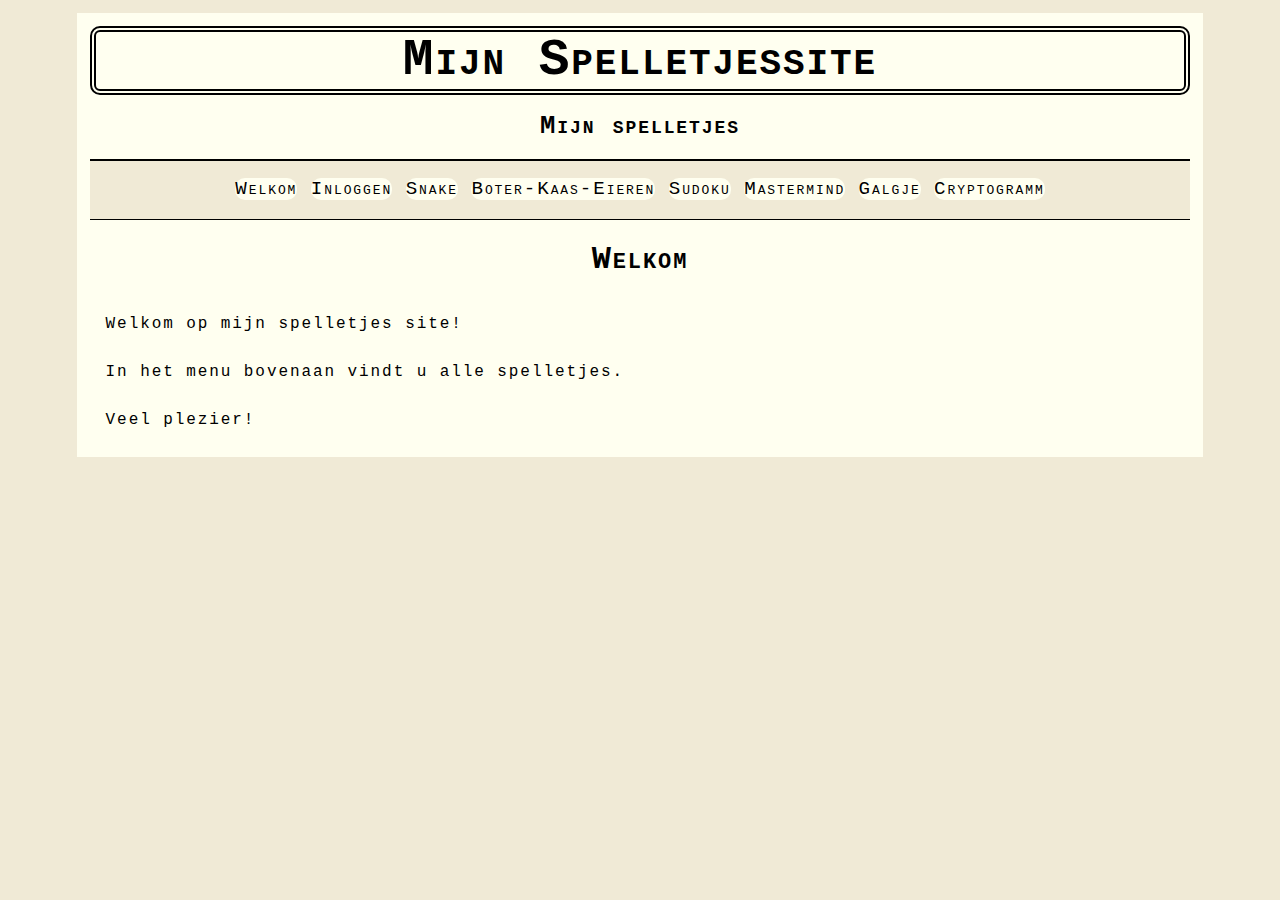
<file: index.html>
<!DOCTYPE html>
<html lang="nl">
	<head>
		<title>Mijn Spelletjessite</title>
		<meta charset="utf-8" />
		<meta name="author" content="Kristien Dauwe" />
		<link rel="stylesheet" href="reset.css">
		<link rel="stylesheet" href="stijl.css">
	</head>
	<body>
		<div class="page">
			<header>
				<h1>Mijn Spelletjessite</h1>
			</header>
			<nav>
				<h2>Mijn spelletjes</h2>
				<ul>
					<li><a href="index.html">Welkom</a></li>
					<li><a href=#>Inloggen</a></li>
					<li><a href="snake.html">Snake</a></li>
					<li><a href=#>Boter-Kaas-Eieren</a></li>
					<li><a href=#>Sudoku</a></li>
					<li><a href=#>Mastermind</a></li>
					<li><a href=#>Galgje</a></li>						
					<li><a href=#>Cryptogramm</a></li>
				</ul>
			</nav>
			<article>
				<h2>Welkom</h2>
					<p>Welkom op mijn spelletjes site!</p>
					<p>In het menu bovenaan vindt u alle spelletjes.</p>
					<p>Veel plezier!</p>
			</article>
		</div>
	</body>
</file>
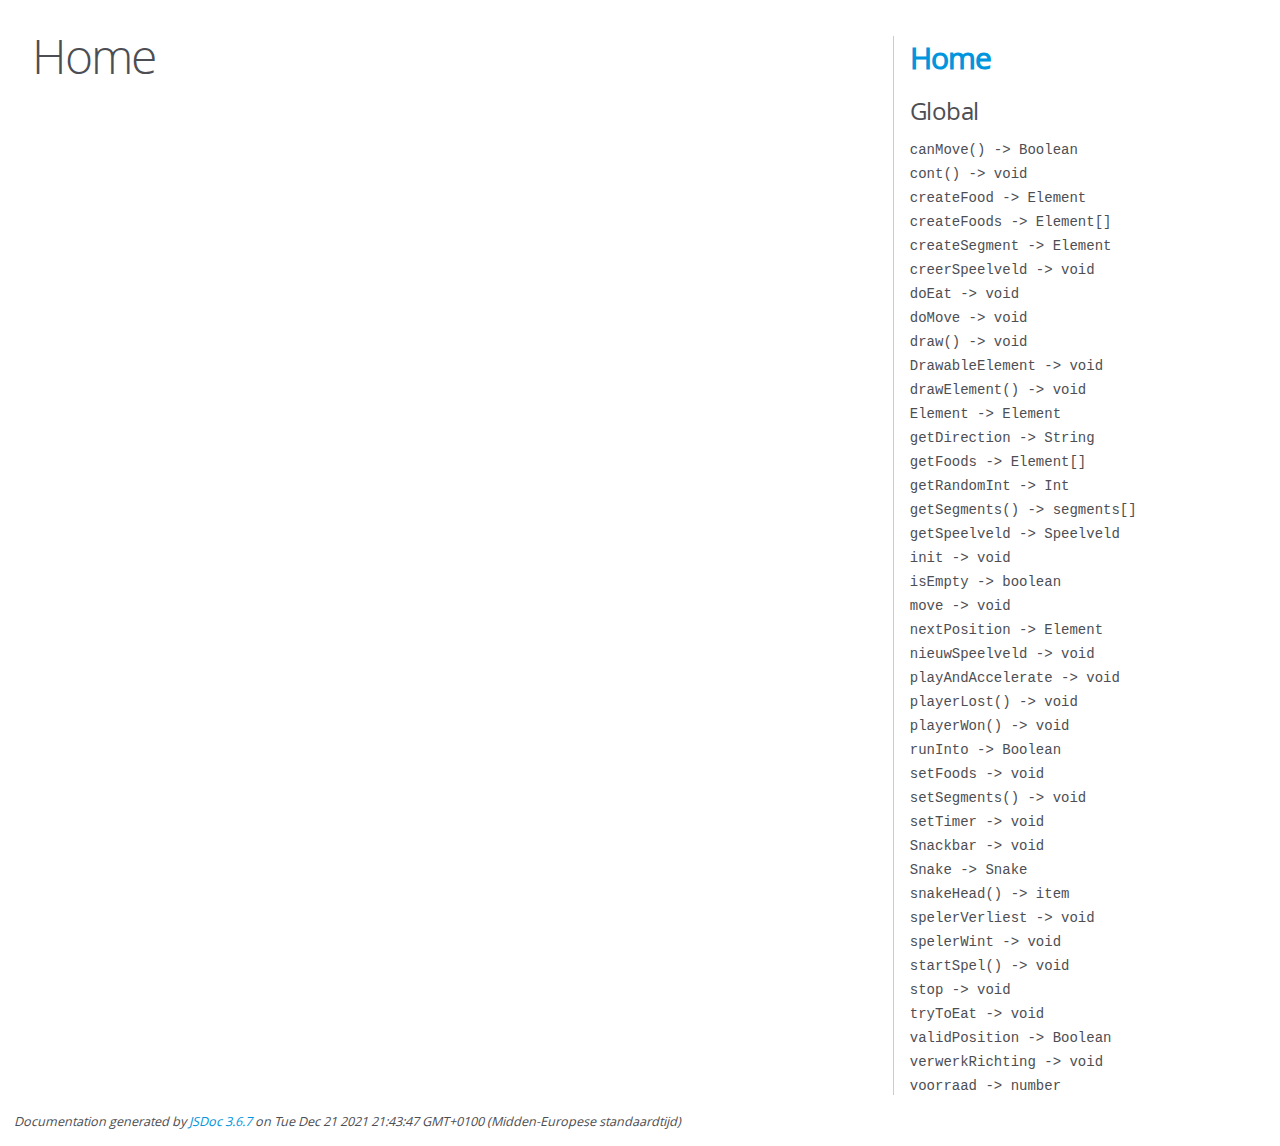
<file: out/index.html>
<!DOCTYPE html>
<html lang="en">
<head>
    <meta charset="utf-8">
    <title>JSDoc: Home</title>

    <script src="scripts/prettify/prettify.js"> </script>
    <script src="scripts/prettify/lang-css.js"> </script>
    <!--[if lt IE 9]>
      <script src="//html5shiv.googlecode.com/svn/trunk/html5.js"></script>
    <![endif]-->
    <link type="text/css" rel="stylesheet" href="styles/prettify-tomorrow.css">
    <link type="text/css" rel="stylesheet" href="styles/jsdoc-default.css">
</head>

<body>

<div id="main">

    <h1 class="page-title">Home</h1>

    



    


    <h3> </h3>










    









</div>

<nav>
    <h2><a href="index.html">Home</a></h2><h3>Global</h3><ul><li><a href="global.html#canMove()-%253EBoolean">canMove() -> Boolean</a></li><li><a href="global.html#cont()-%253Evoid">cont() -> void</a></li><li><a href="global.html#createFood-%253EElement">createFood -> Element</a></li><li><a href="global.html#createFoods-%253EElement%255B%255D">createFoods -> Element[]</a></li><li><a href="global.html#createSegment-%253EElement">createSegment -> Element</a></li><li><a href="global.html#creerSpeelveld-%253Evoid">creerSpeelveld -> void</a></li><li><a href="global.html#doEat-%253Evoid">doEat -> void</a></li><li><a href="global.html#doMove-%253Evoid">doMove -> void</a></li><li><a href="global.html#draw()-%253Evoid">draw() -> void</a></li><li><a href="global.html#DrawableElement-%253Evoid">DrawableElement -> void</a></li><li><a href="global.html#drawElement()-%253Evoid">drawElement() -> void</a></li><li><a href="global.html#Element-%253EElement">Element -> Element</a></li><li><a href="global.html#getDirection-%253EString">getDirection -> String</a></li><li><a href="global.html#getFoods-%253EElement%255B%255D">getFoods -> Element[]</a></li><li><a href="global.html#getRandomInt-%253EInt">getRandomInt -> Int</a></li><li><a href="global.html#getSegments()-%253Esegments%255B%255D">getSegments() -> segments[]</a></li><li><a href="global.html#getSpeelveld-%253ESpeelveld">getSpeelveld -> Speelveld</a></li><li><a href="global.html#init-%253Evoid">init -> void</a></li><li><a href="global.html#isEmpty-%253Eboolean">isEmpty -> boolean</a></li><li><a href="global.html#move-%253Evoid">move -> void</a></li><li><a href="global.html#nextPosition-%253EElement">nextPosition -> Element</a></li><li><a href="global.html#nieuwSpeelveld-%253Evoid">nieuwSpeelveld -> void</a></li><li><a href="global.html#playAndAccelerate-%253Evoid">playAndAccelerate -> void</a></li><li><a href="global.html#playerLost()-%253Evoid">playerLost() -> void</a></li><li><a href="global.html#playerWon()-%253Evoid">playerWon() -> void</a></li><li><a href="global.html#runInto-%253EBoolean">runInto -> Boolean</a></li><li><a href="global.html#setFoods-%253Evoid">setFoods -> void</a></li><li><a href="global.html#setSegments()-%253Evoid">setSegments() -> void</a></li><li><a href="global.html#setTimer-%253Evoid">setTimer -> void</a></li><li><a href="global.html#Snackbar-%253Evoid">Snackbar -> void</a></li><li><a href="global.html#Snake-%253ESnake">Snake -> Snake</a></li><li><a href="global.html#snakeHead()-%253Eitem">snakeHead() -> item</a></li><li><a href="global.html#spelerVerliest-%253Evoid">spelerVerliest -> void</a></li><li><a href="global.html#spelerWint-%253Evoid">spelerWint -> void</a></li><li><a href="global.html#startSpel()-%253Evoid">startSpel() -> void</a></li><li><a href="global.html#stop-%253Evoid">stop -> void</a></li><li><a href="global.html#tryToEat-%253Evoid">tryToEat  -> void</a></li><li><a href="global.html#validPosition-%253EBoolean">validPosition -> Boolean</a></li><li><a href="global.html#verwerkRichting-%253Evoid">verwerkRichting -> void</a></li><li><a href="global.html#voorraad-%253Enumber">voorraad -> number</a></li></ul>
</nav>

<br class="clear">

<footer>
    Documentation generated by <a href="https://github.com/jsdoc/jsdoc">JSDoc 3.6.7</a> on Tue Dec 21 2021 21:43:47 GMT+0100 (Midden-Europese standaardtijd)
</footer>

<script> prettyPrint(); </script>
<script src="scripts/linenumber.js"> </script>
</body>
</html>
</file>
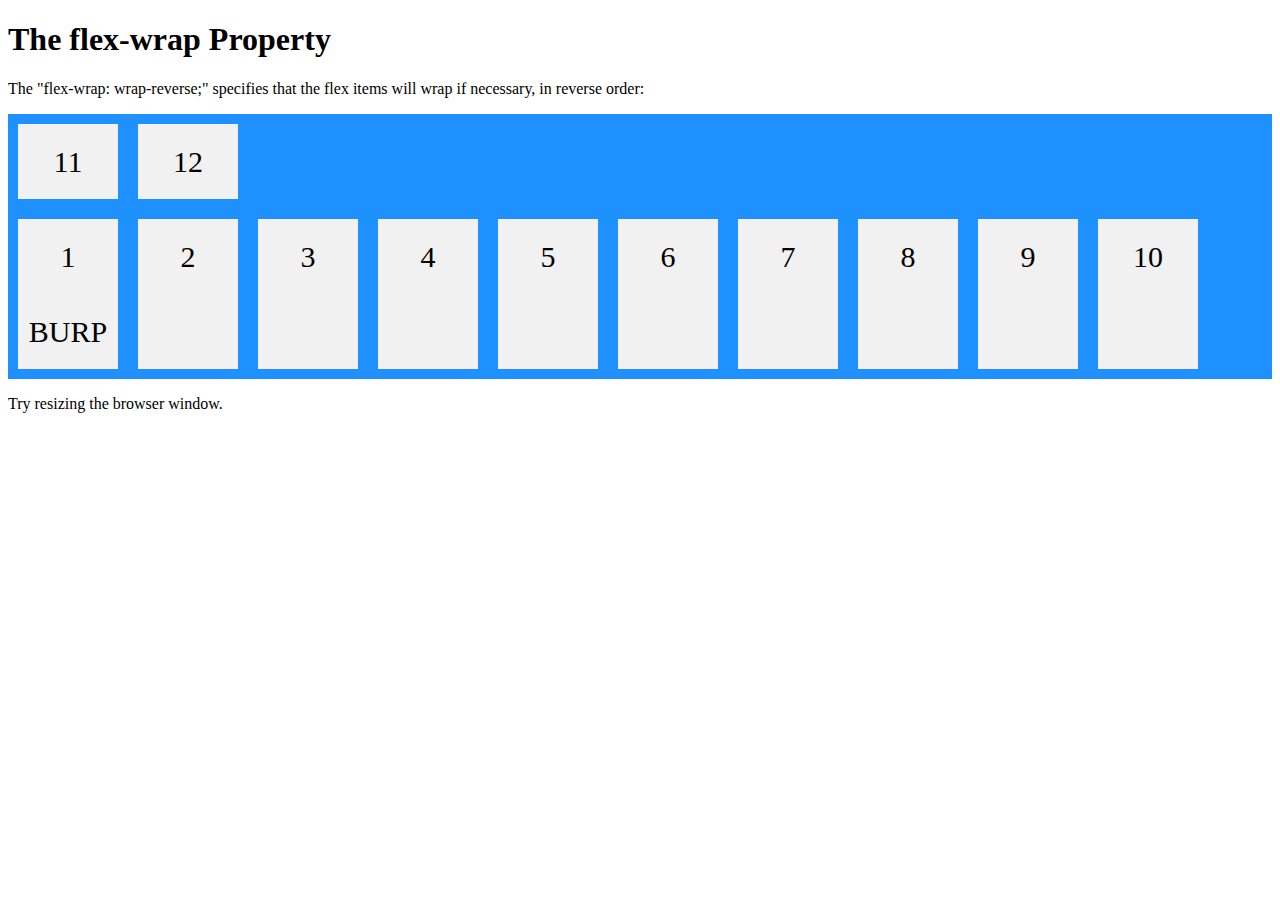
<file: flexfullwrap.html>
<!DOCTYPE html>
<html>
<head>
<style>
.flex-container {
  display: flex;
  flex-wrap: wrap-reverse;
  background-color: DodgerBlue;
}

.flex-container > div {
  background-color: #f1f1f1;
  width: 100px;
  margin: 10px;
  text-align: center;
  line-height: 75px;
  font-size: 30px;
}
</style>
</head>
<body>

<h1>The flex-wrap Property</h1>

<p>The "flex-wrap: wrap-reverse;" specifies that the flex items will wrap if necessary, in reverse order:</p>

<div class="flex-container">
  <div>1 BURP</div>
  <div>2</div>
  <div>3</div>  
  <div>4</div>
  <div>5</div>
  <div>6</div>  
  <div>7</div>
  <div>8</div>
  <div>9</div>  
  <div>10</div>
  <div>11</div>
  <div>12</div>  
</div>

<p>Try resizing the browser window.</p>

</body>
</html>
</file>
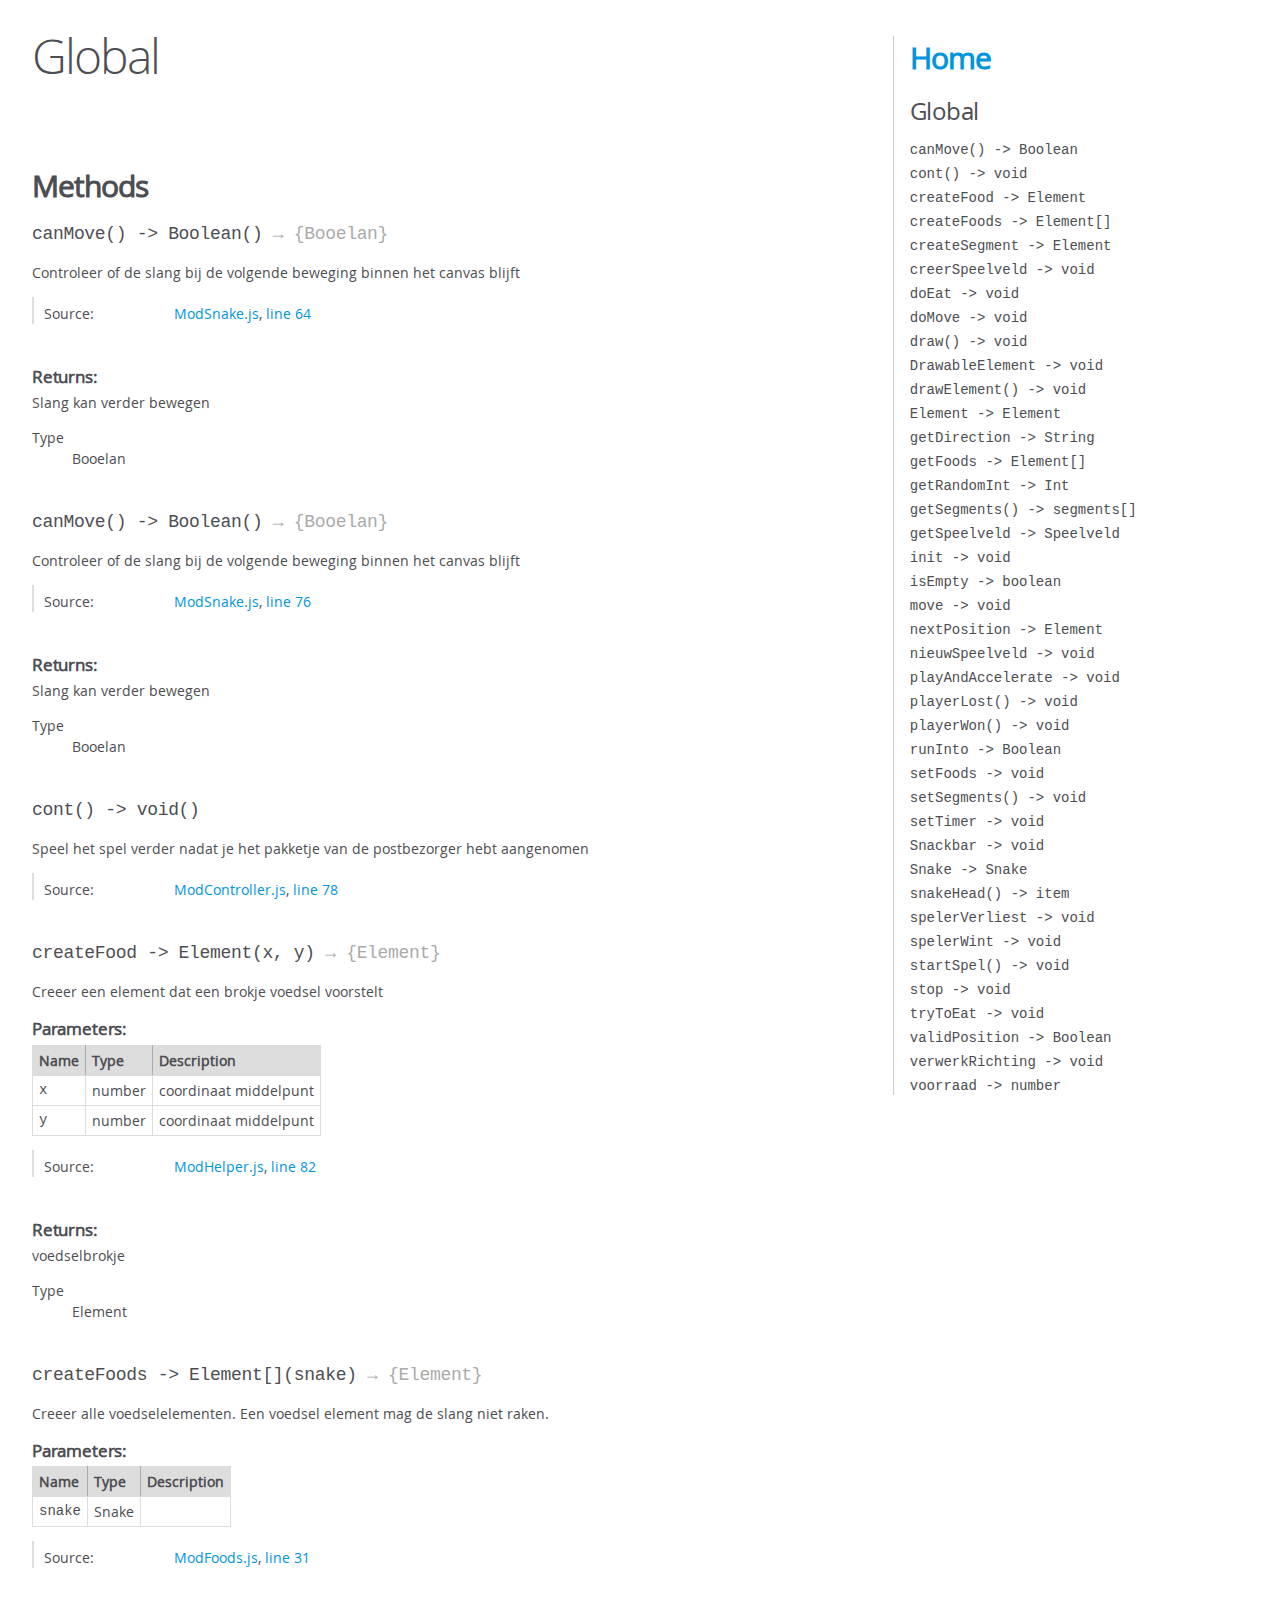
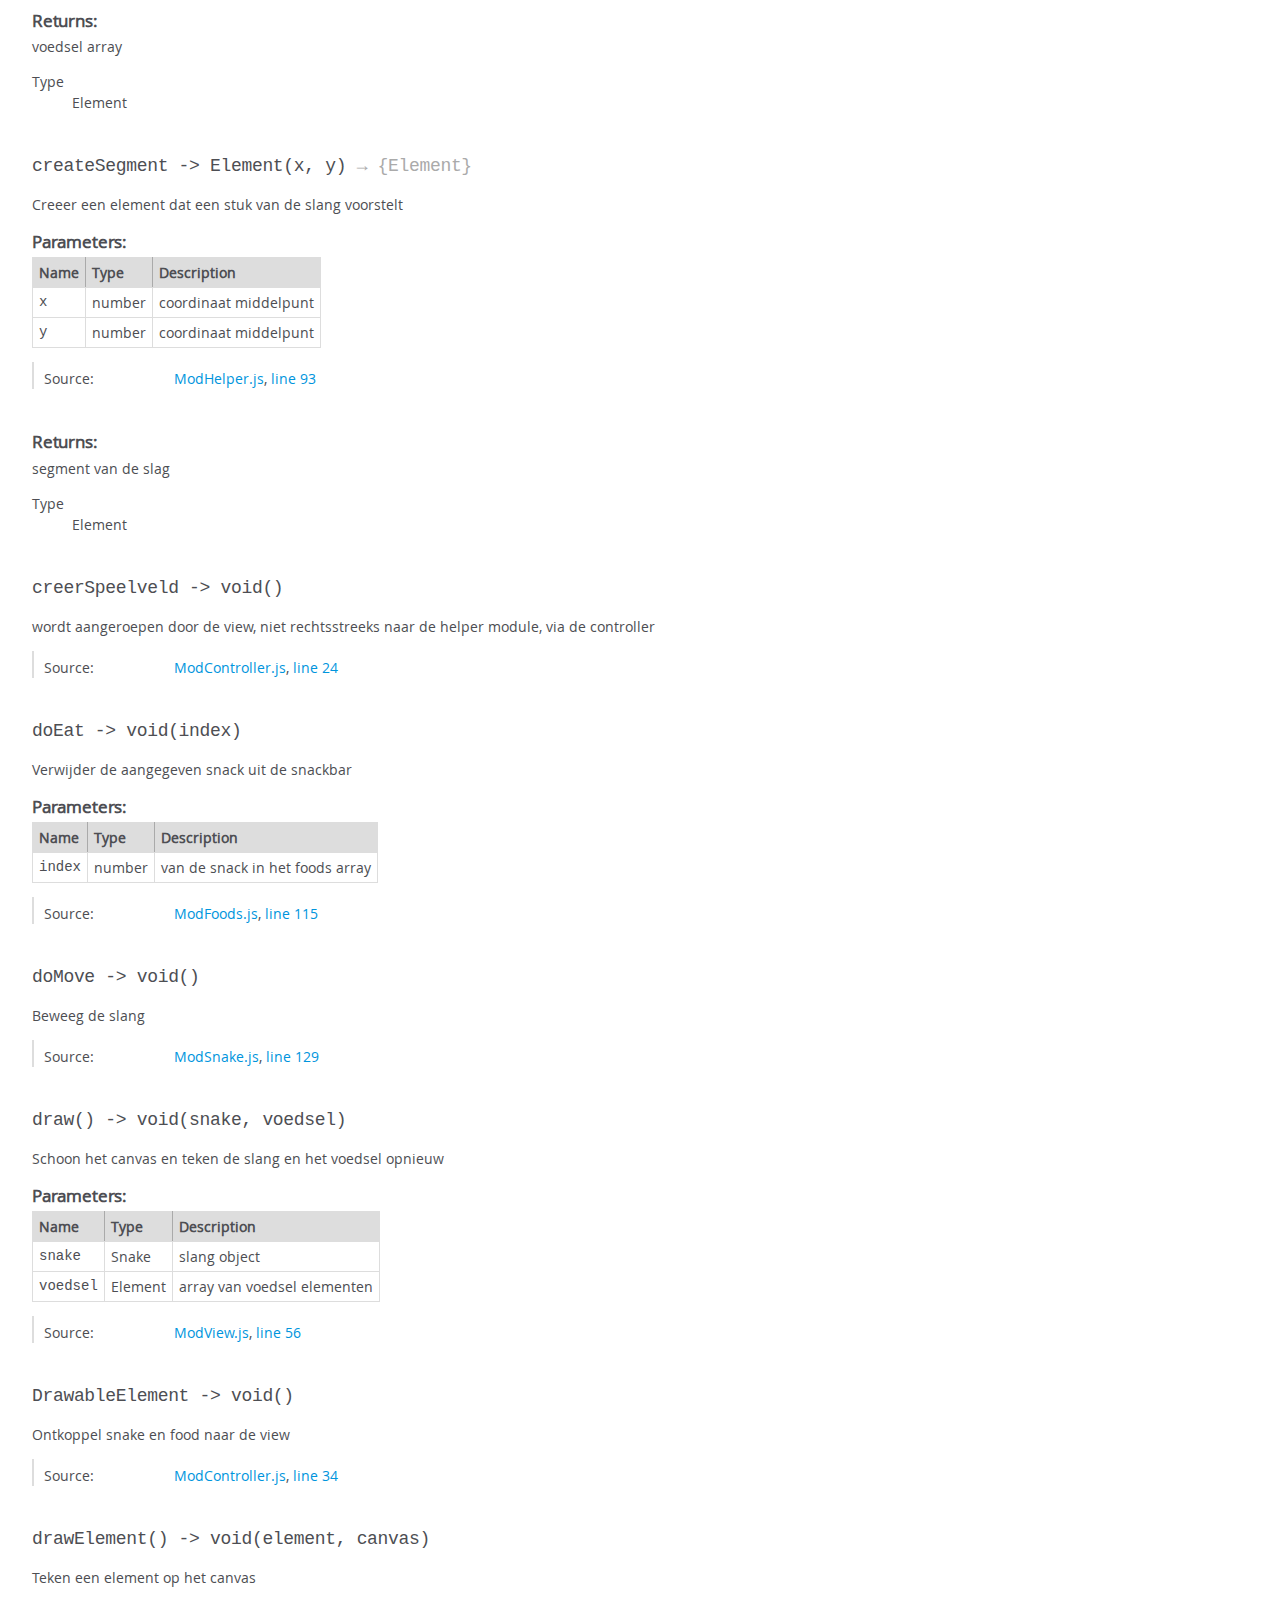
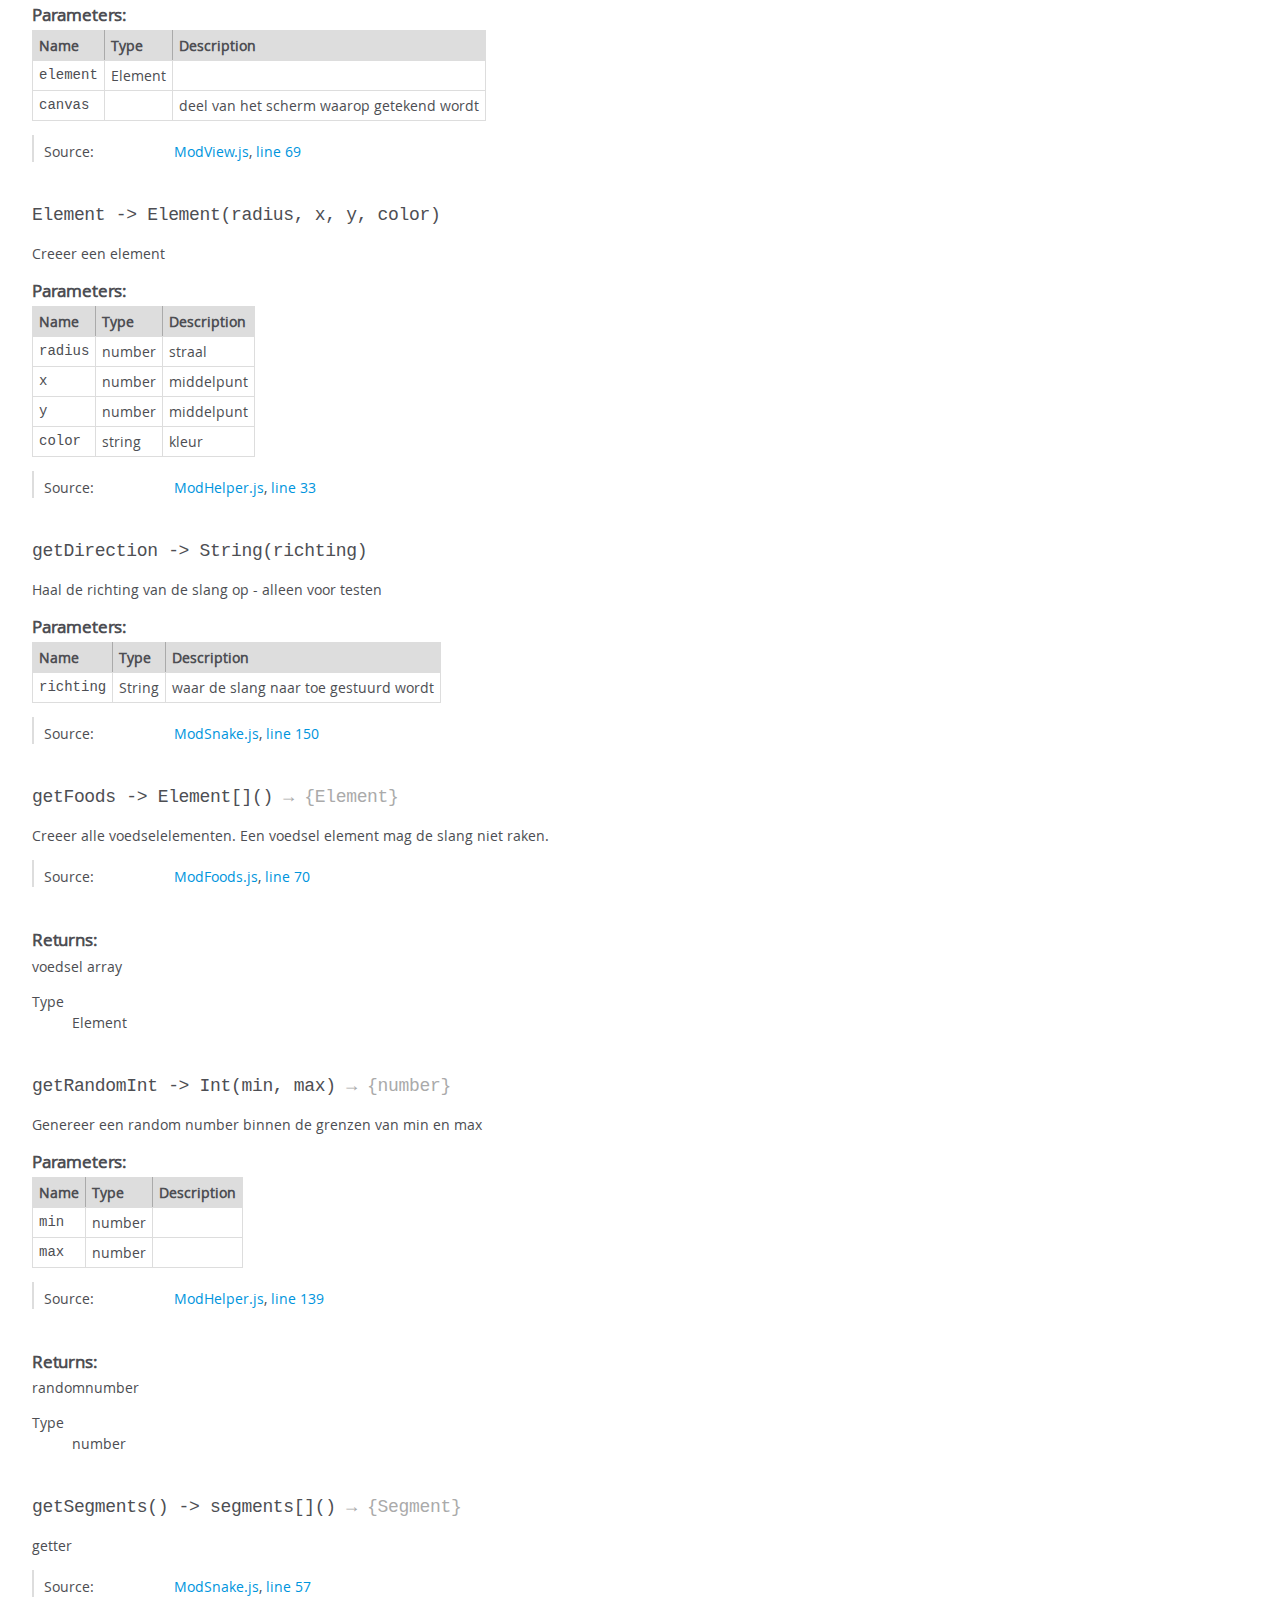
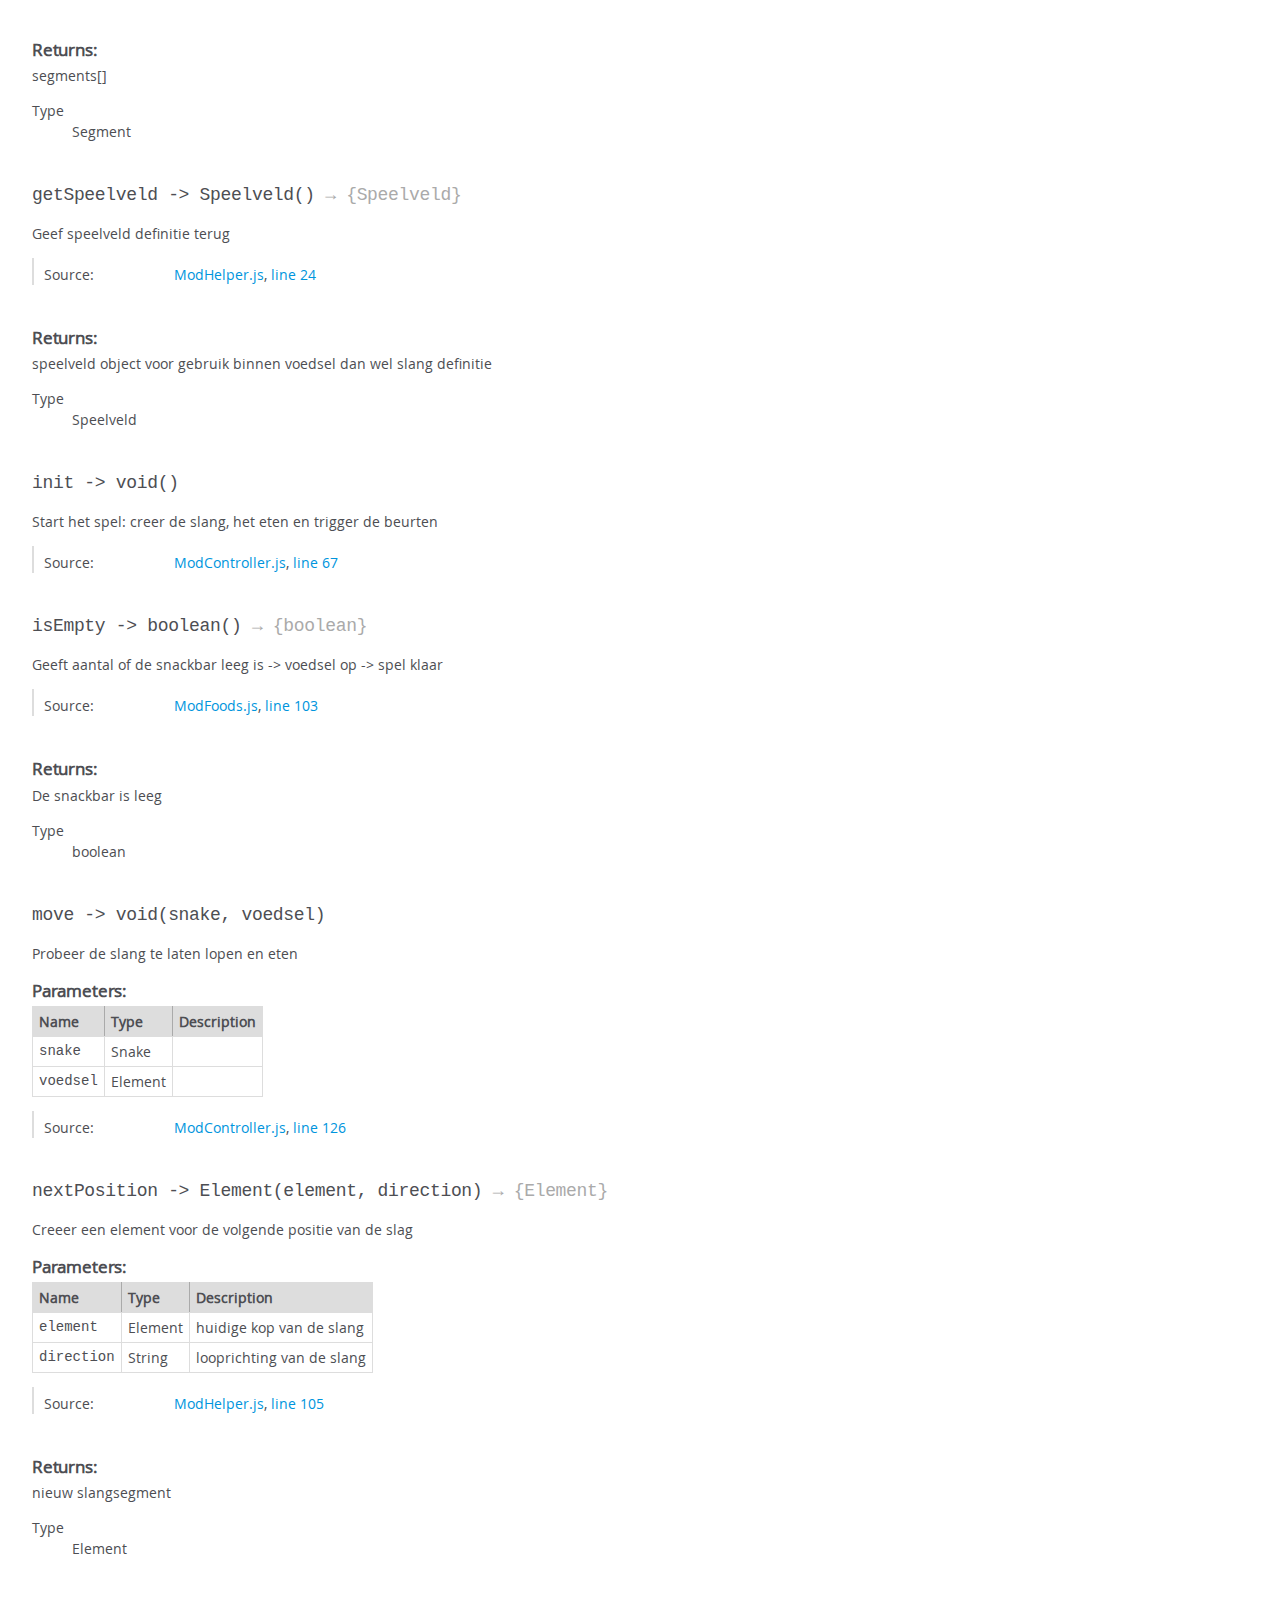
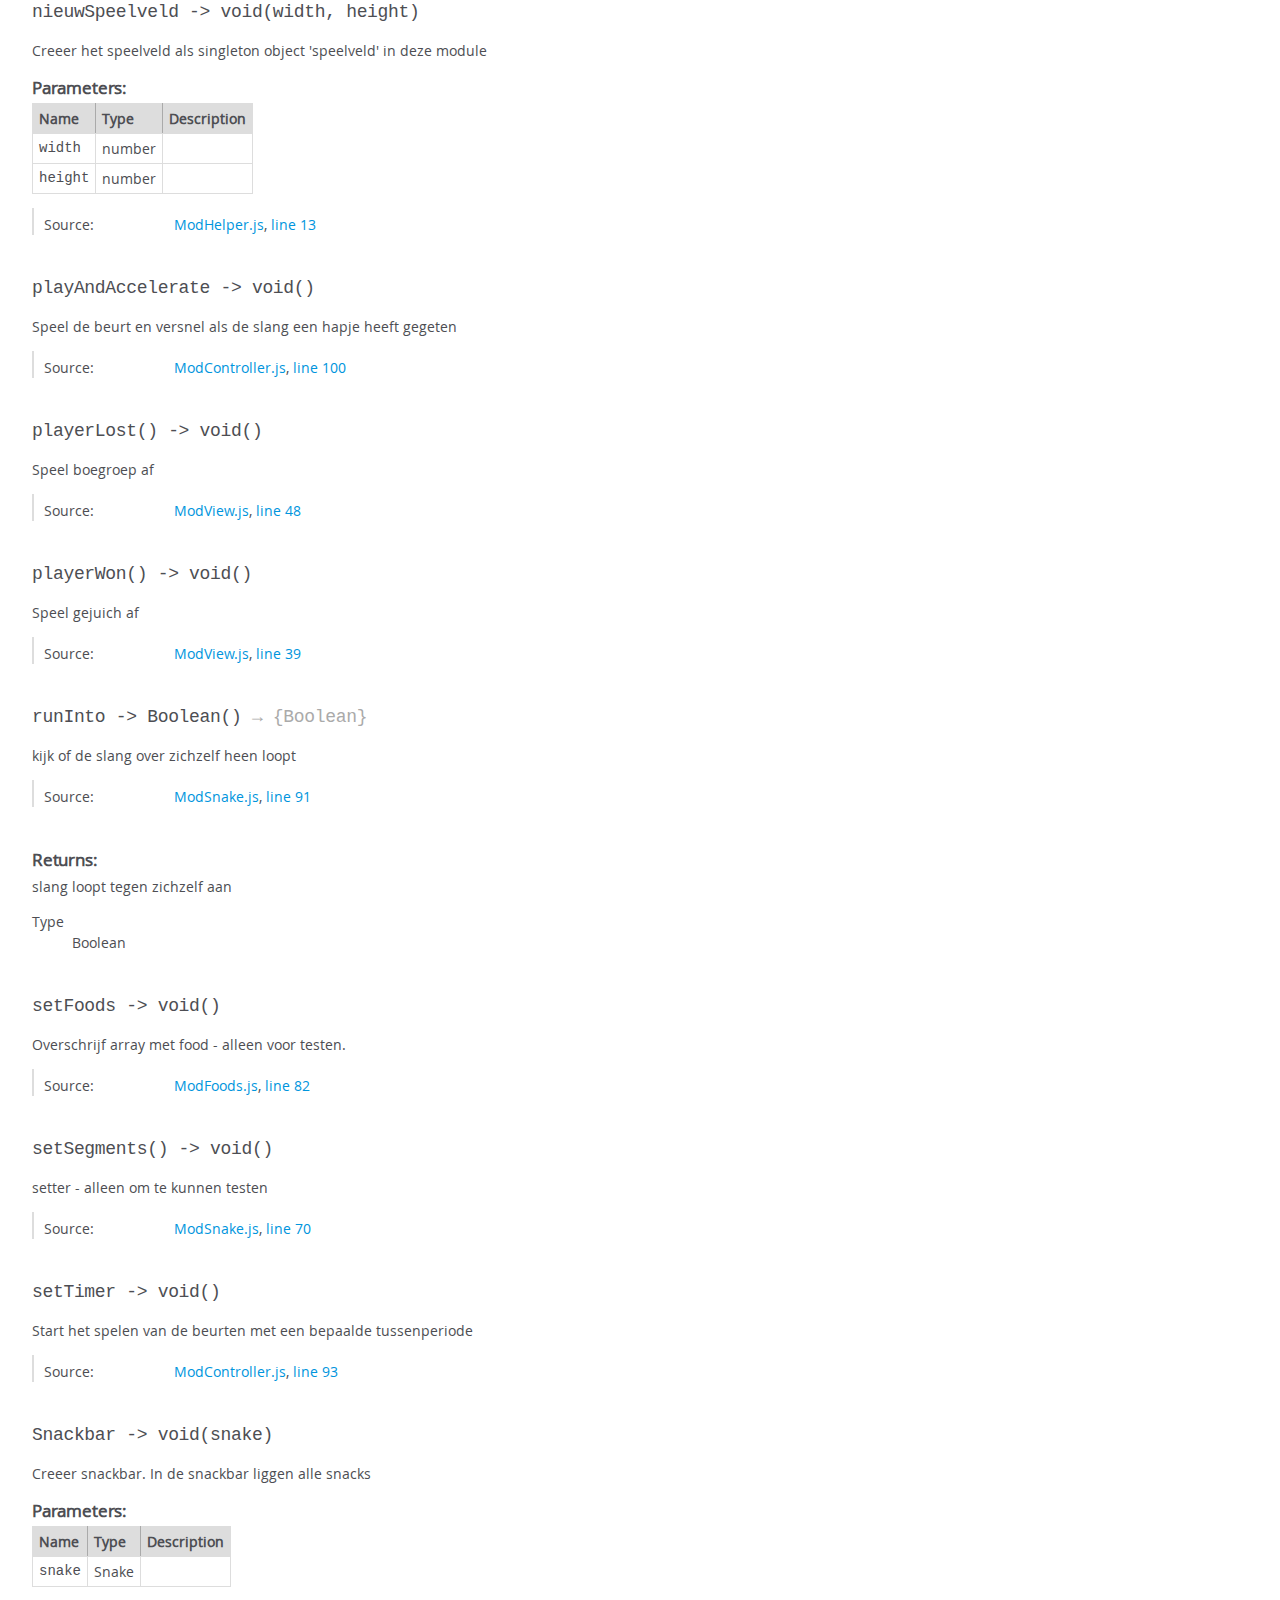
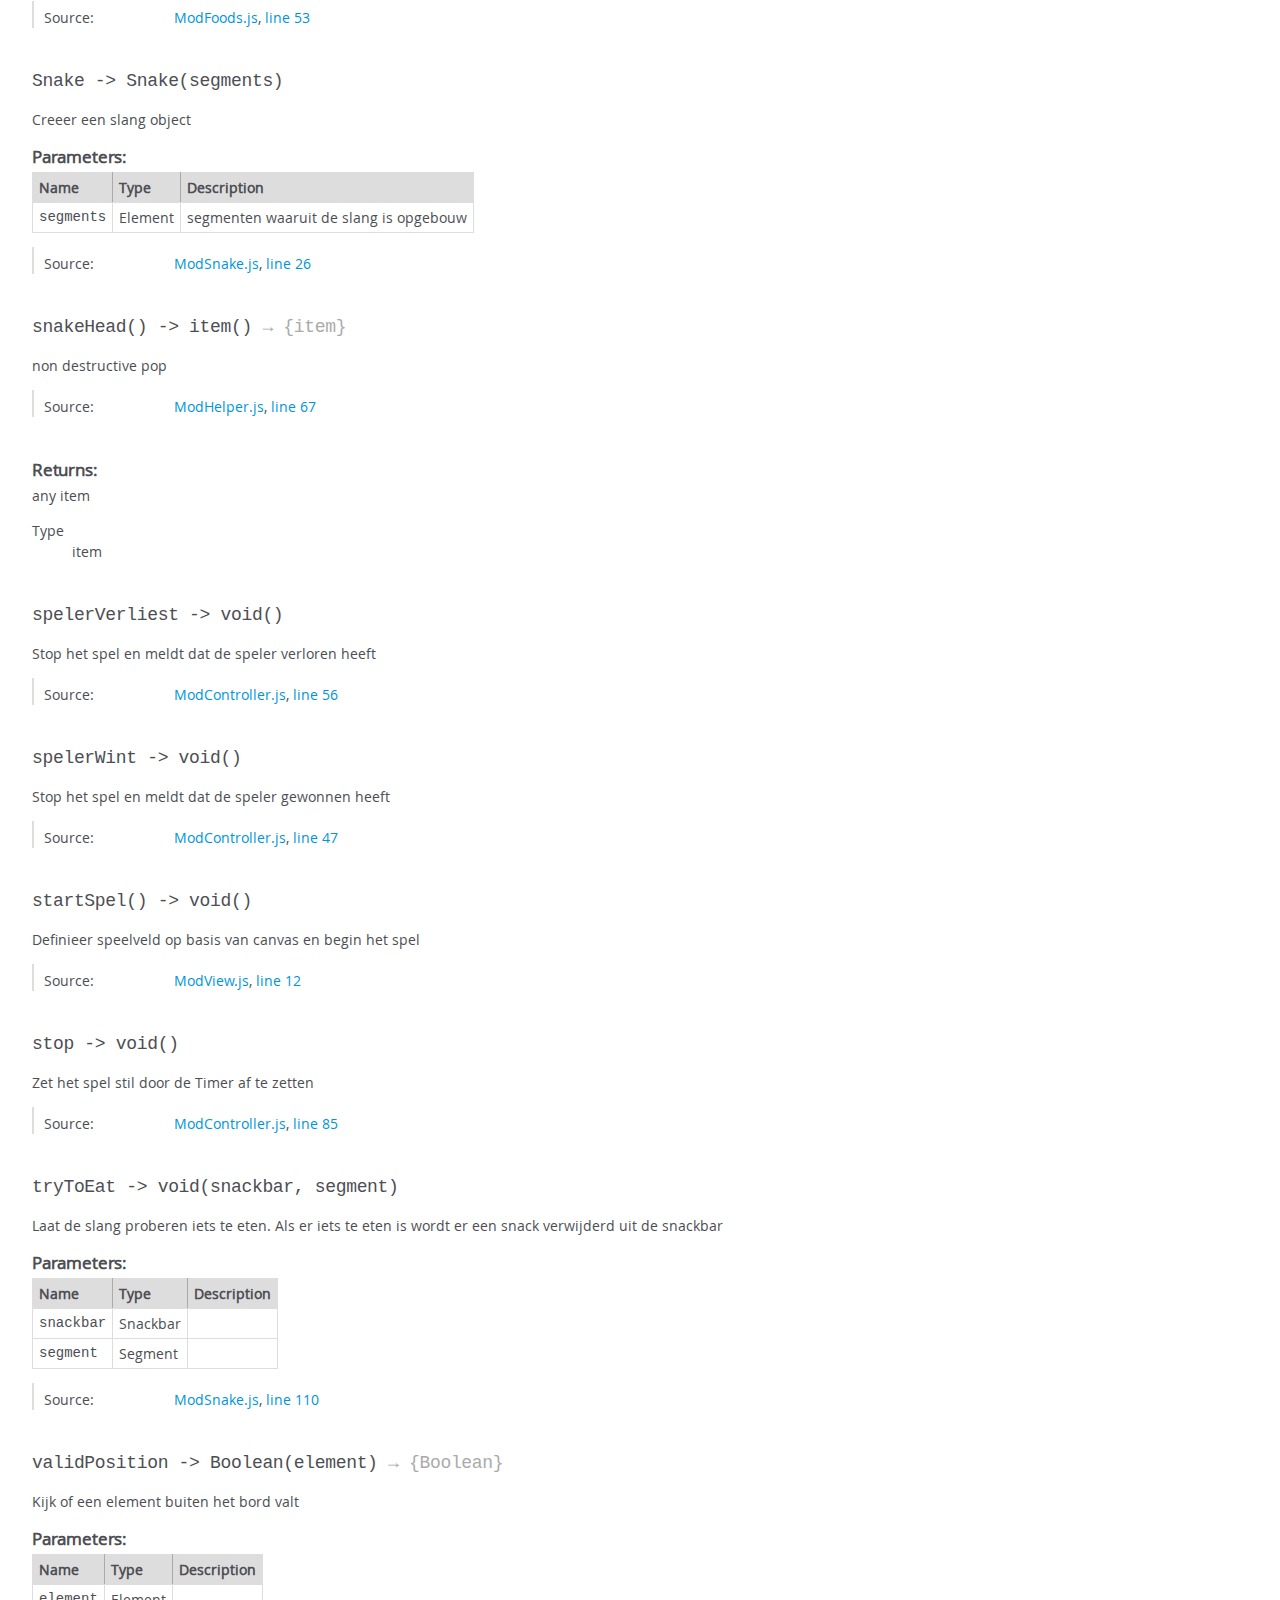
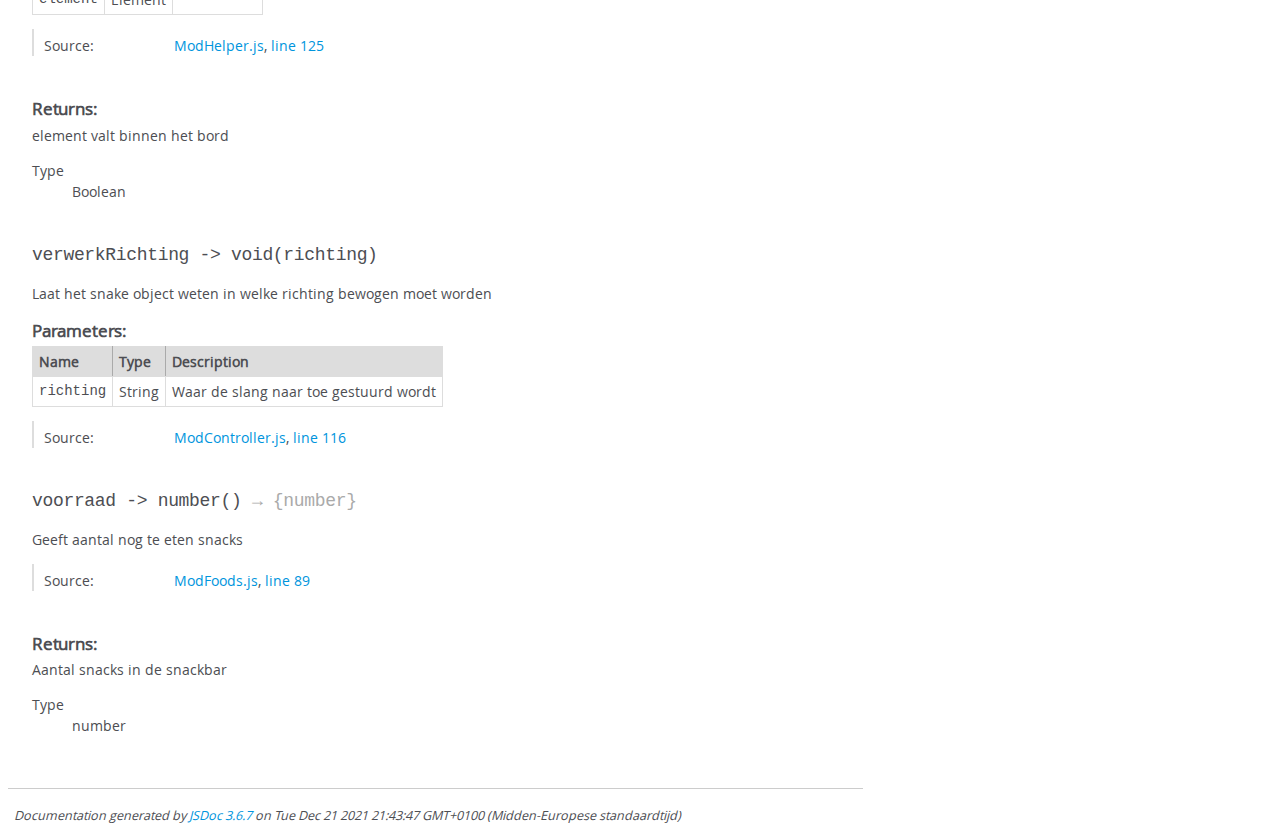
<file: out/global.html>
<!DOCTYPE html>
<html lang="en">
<head>
    <meta charset="utf-8">
    <title>JSDoc: Global</title>

    <script src="scripts/prettify/prettify.js"> </script>
    <script src="scripts/prettify/lang-css.js"> </script>
    <!--[if lt IE 9]>
      <script src="//html5shiv.googlecode.com/svn/trunk/html5.js"></script>
    <![endif]-->
    <link type="text/css" rel="stylesheet" href="styles/prettify-tomorrow.css">
    <link type="text/css" rel="stylesheet" href="styles/jsdoc-default.css">
</head>

<body>

<div id="main">

    <h1 class="page-title">Global</h1>

    




<section>

<header>
    
        <h2></h2>
        
    
</header>

<article>
    <div class="container-overview">
    
        

        


<dl class="details">

    

    

    

    

    

    

    

    

    

    

    

    

    

    

    

    
</dl>


        
    
    </div>

    

    

    

    

    

    

    

    
        <h3 class="subsection-title">Methods</h3>

        
            

    

    
    <h4 class="name" id="canMove()-%3EBoolean"><span class="type-signature"></span>canMove() -> Boolean<span class="signature">()</span><span class="type-signature"> &rarr; {Booelan}</span></h4>
    

    



<div class="description">
    Controleer of de slang bij de volgende beweging binnen het canvas blijft
</div>













<dl class="details">

    

    

    

    

    

    

    

    

    

    

    

    

    
    <dt class="tag-source">Source:</dt>
    <dd class="tag-source"><ul class="dummy"><li>
        <a href="ModSnake.js.html">ModSnake.js</a>, <a href="ModSnake.js.html#line64">line 64</a>
    </li></ul></dd>
    

    

    

    
</dl>















<h5>Returns:</h5>

        
<div class="param-desc">
    Slang kan verder bewegen
</div>



<dl>
    <dt>
        Type
    </dt>
    <dd>
        
<span class="param-type">Booelan</span>


    </dd>
</dl>

    





        
            

    

    
    <h4 class="name" id="canMove()-%3EBoolean"><span class="type-signature"></span>canMove() -> Boolean<span class="signature">()</span><span class="type-signature"> &rarr; {Booelan}</span></h4>
    

    



<div class="description">
    Controleer of de slang bij de volgende beweging binnen het canvas blijft
</div>













<dl class="details">

    

    

    

    

    

    

    

    

    

    

    

    

    
    <dt class="tag-source">Source:</dt>
    <dd class="tag-source"><ul class="dummy"><li>
        <a href="ModSnake.js.html">ModSnake.js</a>, <a href="ModSnake.js.html#line76">line 76</a>
    </li></ul></dd>
    

    

    

    
</dl>















<h5>Returns:</h5>

        
<div class="param-desc">
    Slang kan verder bewegen
</div>



<dl>
    <dt>
        Type
    </dt>
    <dd>
        
<span class="param-type">Booelan</span>


    </dd>
</dl>

    





        
            

    

    
    <h4 class="name" id="cont()-%3Evoid"><span class="type-signature"></span>cont() -> void<span class="signature">()</span><span class="type-signature"></span></h4>
    

    



<div class="description">
    Speel het spel verder nadat je het pakketje van de postbezorger hebt aangenomen
</div>













<dl class="details">

    

    

    

    

    

    

    

    

    

    

    

    

    
    <dt class="tag-source">Source:</dt>
    <dd class="tag-source"><ul class="dummy"><li>
        <a href="ModController.js.html">ModController.js</a>, <a href="ModController.js.html#line78">line 78</a>
    </li></ul></dd>
    

    

    

    
</dl>




















        
            

    

    
    <h4 class="name" id="createFood-%3EElement"><span class="type-signature"></span>createFood -> Element<span class="signature">(x, y)</span><span class="type-signature"> &rarr; {Element}</span></h4>
    

    



<div class="description">
    Creeer een element dat een brokje voedsel voorstelt
</div>









    <h5>Parameters:</h5>
    

<table class="params">
    <thead>
    <tr>
        
        <th>Name</th>
        

        <th>Type</th>

        

        

        <th class="last">Description</th>
    </tr>
    </thead>

    <tbody>
    

        <tr>
            
                <td class="name"><code>x</code></td>
            

            <td class="type">
            
                
<span class="param-type">number</span>


            
            </td>

            

            

            <td class="description last">coordinaat middelpunt</td>
        </tr>

    

        <tr>
            
                <td class="name"><code>y</code></td>
            

            <td class="type">
            
                
<span class="param-type">number</span>


            
            </td>

            

            

            <td class="description last">coordinaat middelpunt</td>
        </tr>

    
    </tbody>
</table>






<dl class="details">

    

    

    

    

    

    

    

    

    

    

    

    

    
    <dt class="tag-source">Source:</dt>
    <dd class="tag-source"><ul class="dummy"><li>
        <a href="ModHelper.js.html">ModHelper.js</a>, <a href="ModHelper.js.html#line82">line 82</a>
    </li></ul></dd>
    

    

    

    
</dl>















<h5>Returns:</h5>

        
<div class="param-desc">
    voedselbrokje
</div>



<dl>
    <dt>
        Type
    </dt>
    <dd>
        
<span class="param-type">Element</span>


    </dd>
</dl>

    





        
            

    

    
    <h4 class="name" id="createFoods-%3EElement%5B%5D"><span class="type-signature"></span>createFoods -> Element[]<span class="signature">(snake)</span><span class="type-signature"> &rarr; {Element}</span></h4>
    

    



<div class="description">
    Creeer alle voedselelementen. Een voedsel element mag de slang niet raken.
</div>









    <h5>Parameters:</h5>
    

<table class="params">
    <thead>
    <tr>
        
        <th>Name</th>
        

        <th>Type</th>

        

        

        <th class="last">Description</th>
    </tr>
    </thead>

    <tbody>
    

        <tr>
            
                <td class="name"><code>snake</code></td>
            

            <td class="type">
            
                
<span class="param-type">Snake</span>


            
            </td>

            

            

            <td class="description last"></td>
        </tr>

    
    </tbody>
</table>






<dl class="details">

    

    

    

    

    

    

    

    

    

    

    

    

    
    <dt class="tag-source">Source:</dt>
    <dd class="tag-source"><ul class="dummy"><li>
        <a href="ModFoods.js.html">ModFoods.js</a>, <a href="ModFoods.js.html#line31">line 31</a>
    </li></ul></dd>
    

    

    

    
</dl>















<h5>Returns:</h5>

        
<div class="param-desc">
    voedsel array
</div>



<dl>
    <dt>
        Type
    </dt>
    <dd>
        
<span class="param-type">Element</span>


    </dd>
</dl>

    





        
            

    

    
    <h4 class="name" id="createSegment-%3EElement"><span class="type-signature"></span>createSegment -> Element<span class="signature">(x, y)</span><span class="type-signature"> &rarr; {Element}</span></h4>
    

    



<div class="description">
    Creeer een element dat een stuk van de slang voorstelt
</div>









    <h5>Parameters:</h5>
    

<table class="params">
    <thead>
    <tr>
        
        <th>Name</th>
        

        <th>Type</th>

        

        

        <th class="last">Description</th>
    </tr>
    </thead>

    <tbody>
    

        <tr>
            
                <td class="name"><code>x</code></td>
            

            <td class="type">
            
                
<span class="param-type">number</span>


            
            </td>

            

            

            <td class="description last">coordinaat middelpunt</td>
        </tr>

    

        <tr>
            
                <td class="name"><code>y</code></td>
            

            <td class="type">
            
                
<span class="param-type">number</span>


            
            </td>

            

            

            <td class="description last">coordinaat middelpunt</td>
        </tr>

    
    </tbody>
</table>






<dl class="details">

    

    

    

    

    

    

    

    

    

    

    

    

    
    <dt class="tag-source">Source:</dt>
    <dd class="tag-source"><ul class="dummy"><li>
        <a href="ModHelper.js.html">ModHelper.js</a>, <a href="ModHelper.js.html#line93">line 93</a>
    </li></ul></dd>
    

    

    

    
</dl>















<h5>Returns:</h5>

        
<div class="param-desc">
    segment van de slag
</div>



<dl>
    <dt>
        Type
    </dt>
    <dd>
        
<span class="param-type">Element</span>


    </dd>
</dl>

    





        
            

    

    
    <h4 class="name" id="creerSpeelveld-%3Evoid"><span class="type-signature"></span>creerSpeelveld -> void<span class="signature">()</span><span class="type-signature"></span></h4>
    

    



<div class="description">
    wordt aangeroepen door de view, niet rechtsstreeks naar de helper module, via de controller
</div>













<dl class="details">

    

    

    

    

    

    

    

    

    

    

    

    

    
    <dt class="tag-source">Source:</dt>
    <dd class="tag-source"><ul class="dummy"><li>
        <a href="ModController.js.html">ModController.js</a>, <a href="ModController.js.html#line24">line 24</a>
    </li></ul></dd>
    

    

    

    
</dl>




















        
            

    

    
    <h4 class="name" id="doEat-%3Evoid"><span class="type-signature"></span>doEat -> void<span class="signature">(index)</span><span class="type-signature"></span></h4>
    

    



<div class="description">
    Verwijder de aangegeven snack uit de snackbar
</div>









    <h5>Parameters:</h5>
    

<table class="params">
    <thead>
    <tr>
        
        <th>Name</th>
        

        <th>Type</th>

        

        

        <th class="last">Description</th>
    </tr>
    </thead>

    <tbody>
    

        <tr>
            
                <td class="name"><code>index</code></td>
            

            <td class="type">
            
                
<span class="param-type">number</span>


            
            </td>

            

            

            <td class="description last">van de snack in het foods array</td>
        </tr>

    
    </tbody>
</table>






<dl class="details">

    

    

    

    

    

    

    

    

    

    

    

    

    
    <dt class="tag-source">Source:</dt>
    <dd class="tag-source"><ul class="dummy"><li>
        <a href="ModFoods.js.html">ModFoods.js</a>, <a href="ModFoods.js.html#line115">line 115</a>
    </li></ul></dd>
    

    

    

    
</dl>




















        
            

    

    
    <h4 class="name" id="doMove-%3Evoid"><span class="type-signature"></span>doMove -> void<span class="signature">()</span><span class="type-signature"></span></h4>
    

    



<div class="description">
    Beweeg de slang
</div>













<dl class="details">

    

    

    

    

    

    

    

    

    

    

    

    

    
    <dt class="tag-source">Source:</dt>
    <dd class="tag-source"><ul class="dummy"><li>
        <a href="ModSnake.js.html">ModSnake.js</a>, <a href="ModSnake.js.html#line129">line 129</a>
    </li></ul></dd>
    

    

    

    
</dl>




















        
            

    

    
    <h4 class="name" id="draw()-%3Evoid"><span class="type-signature"></span>draw() -> void<span class="signature">(snake, voedsel)</span><span class="type-signature"></span></h4>
    

    



<div class="description">
    Schoon het canvas en teken de slang en het voedsel opnieuw
</div>









    <h5>Parameters:</h5>
    

<table class="params">
    <thead>
    <tr>
        
        <th>Name</th>
        

        <th>Type</th>

        

        

        <th class="last">Description</th>
    </tr>
    </thead>

    <tbody>
    

        <tr>
            
                <td class="name"><code>snake</code></td>
            

            <td class="type">
            
                
<span class="param-type">Snake</span>


            
            </td>

            

            

            <td class="description last">slang object</td>
        </tr>

    

        <tr>
            
                <td class="name"><code>voedsel</code></td>
            

            <td class="type">
            
                
<span class="param-type">Element</span>


            
            </td>

            

            

            <td class="description last">array van voedsel elementen</td>
        </tr>

    
    </tbody>
</table>






<dl class="details">

    

    

    

    

    

    

    

    

    

    

    

    

    
    <dt class="tag-source">Source:</dt>
    <dd class="tag-source"><ul class="dummy"><li>
        <a href="ModView.js.html">ModView.js</a>, <a href="ModView.js.html#line56">line 56</a>
    </li></ul></dd>
    

    

    

    
</dl>




















        
            

    

    
    <h4 class="name" id="DrawableElement-%3Evoid"><span class="type-signature"></span>DrawableElement -> void<span class="signature">()</span><span class="type-signature"></span></h4>
    

    



<div class="description">
    Ontkoppel snake en food naar de view
</div>













<dl class="details">

    

    

    

    

    

    

    

    

    

    

    

    

    
    <dt class="tag-source">Source:</dt>
    <dd class="tag-source"><ul class="dummy"><li>
        <a href="ModController.js.html">ModController.js</a>, <a href="ModController.js.html#line34">line 34</a>
    </li></ul></dd>
    

    

    

    
</dl>




















        
            

    

    
    <h4 class="name" id="drawElement()-%3Evoid"><span class="type-signature"></span>drawElement() -> void<span class="signature">(element, canvas)</span><span class="type-signature"></span></h4>
    

    



<div class="description">
    Teken een element op het canvas
</div>









    <h5>Parameters:</h5>
    

<table class="params">
    <thead>
    <tr>
        
        <th>Name</th>
        

        <th>Type</th>

        

        

        <th class="last">Description</th>
    </tr>
    </thead>

    <tbody>
    

        <tr>
            
                <td class="name"><code>element</code></td>
            

            <td class="type">
            
                
<span class="param-type">Element</span>


            
            </td>

            

            

            <td class="description last"></td>
        </tr>

    

        <tr>
            
                <td class="name"><code>canvas</code></td>
            

            <td class="type">
            
            </td>

            

            

            <td class="description last">deel van het scherm waarop getekend wordt</td>
        </tr>

    
    </tbody>
</table>






<dl class="details">

    

    

    

    

    

    

    

    

    

    

    

    

    
    <dt class="tag-source">Source:</dt>
    <dd class="tag-source"><ul class="dummy"><li>
        <a href="ModView.js.html">ModView.js</a>, <a href="ModView.js.html#line69">line 69</a>
    </li></ul></dd>
    

    

    

    
</dl>




















        
            

    

    
    <h4 class="name" id="Element-%3EElement"><span class="type-signature"></span>Element -> Element<span class="signature">(radius, x, y, color)</span><span class="type-signature"></span></h4>
    

    



<div class="description">
    Creeer een element
</div>









    <h5>Parameters:</h5>
    

<table class="params">
    <thead>
    <tr>
        
        <th>Name</th>
        

        <th>Type</th>

        

        

        <th class="last">Description</th>
    </tr>
    </thead>

    <tbody>
    

        <tr>
            
                <td class="name"><code>radius</code></td>
            

            <td class="type">
            
                
<span class="param-type">number</span>


            
            </td>

            

            

            <td class="description last">straal</td>
        </tr>

    

        <tr>
            
                <td class="name"><code>x</code></td>
            

            <td class="type">
            
                
<span class="param-type">number</span>


            
            </td>

            

            

            <td class="description last">middelpunt</td>
        </tr>

    

        <tr>
            
                <td class="name"><code>y</code></td>
            

            <td class="type">
            
                
<span class="param-type">number</span>


            
            </td>

            

            

            <td class="description last">middelpunt</td>
        </tr>

    

        <tr>
            
                <td class="name"><code>color</code></td>
            

            <td class="type">
            
                
<span class="param-type">string</span>


            
            </td>

            

            

            <td class="description last">kleur</td>
        </tr>

    
    </tbody>
</table>






<dl class="details">

    

    

    

    

    

    

    

    

    

    

    

    

    
    <dt class="tag-source">Source:</dt>
    <dd class="tag-source"><ul class="dummy"><li>
        <a href="ModHelper.js.html">ModHelper.js</a>, <a href="ModHelper.js.html#line33">line 33</a>
    </li></ul></dd>
    

    

    

    
</dl>




















        
            

    

    
    <h4 class="name" id="getDirection-%3EString"><span class="type-signature"></span>getDirection -> String<span class="signature">(richting)</span><span class="type-signature"></span></h4>
    

    



<div class="description">
    Haal de richting van de slang op - alleen voor testen
</div>









    <h5>Parameters:</h5>
    

<table class="params">
    <thead>
    <tr>
        
        <th>Name</th>
        

        <th>Type</th>

        

        

        <th class="last">Description</th>
    </tr>
    </thead>

    <tbody>
    

        <tr>
            
                <td class="name"><code>richting</code></td>
            

            <td class="type">
            
                
<span class="param-type">String</span>


            
            </td>

            

            

            <td class="description last">waar de slang naar toe gestuurd wordt</td>
        </tr>

    
    </tbody>
</table>






<dl class="details">

    

    

    

    

    

    

    

    

    

    

    

    

    
    <dt class="tag-source">Source:</dt>
    <dd class="tag-source"><ul class="dummy"><li>
        <a href="ModSnake.js.html">ModSnake.js</a>, <a href="ModSnake.js.html#line150">line 150</a>
    </li></ul></dd>
    

    

    

    
</dl>




















        
            

    

    
    <h4 class="name" id="getFoods-%3EElement%5B%5D"><span class="type-signature"></span>getFoods -> Element[]<span class="signature">()</span><span class="type-signature"> &rarr; {Element}</span></h4>
    

    



<div class="description">
    Creeer alle voedselelementen. Een voedsel element mag de slang niet raken.
</div>













<dl class="details">

    

    

    

    

    

    

    

    

    

    

    

    

    
    <dt class="tag-source">Source:</dt>
    <dd class="tag-source"><ul class="dummy"><li>
        <a href="ModFoods.js.html">ModFoods.js</a>, <a href="ModFoods.js.html#line70">line 70</a>
    </li></ul></dd>
    

    

    

    
</dl>















<h5>Returns:</h5>

        
<div class="param-desc">
    voedsel array
</div>



<dl>
    <dt>
        Type
    </dt>
    <dd>
        
<span class="param-type">Element</span>


    </dd>
</dl>

    





        
            

    

    
    <h4 class="name" id="getRandomInt-%3EInt"><span class="type-signature"></span>getRandomInt -> Int<span class="signature">(min, max)</span><span class="type-signature"> &rarr; {number}</span></h4>
    

    



<div class="description">
    Genereer een random number binnen de grenzen van min en max
</div>









    <h5>Parameters:</h5>
    

<table class="params">
    <thead>
    <tr>
        
        <th>Name</th>
        

        <th>Type</th>

        

        

        <th class="last">Description</th>
    </tr>
    </thead>

    <tbody>
    

        <tr>
            
                <td class="name"><code>min</code></td>
            

            <td class="type">
            
                
<span class="param-type">number</span>


            
            </td>

            

            

            <td class="description last"></td>
        </tr>

    

        <tr>
            
                <td class="name"><code>max</code></td>
            

            <td class="type">
            
                
<span class="param-type">number</span>


            
            </td>

            

            

            <td class="description last"></td>
        </tr>

    
    </tbody>
</table>






<dl class="details">

    

    

    

    

    

    

    

    

    

    

    

    

    
    <dt class="tag-source">Source:</dt>
    <dd class="tag-source"><ul class="dummy"><li>
        <a href="ModHelper.js.html">ModHelper.js</a>, <a href="ModHelper.js.html#line139">line 139</a>
    </li></ul></dd>
    

    

    

    
</dl>















<h5>Returns:</h5>

        
<div class="param-desc">
    randomnumber
</div>



<dl>
    <dt>
        Type
    </dt>
    <dd>
        
<span class="param-type">number</span>


    </dd>
</dl>

    





        
            

    

    
    <h4 class="name" id="getSegments()-%3Esegments%5B%5D"><span class="type-signature"></span>getSegments() -> segments[]<span class="signature">()</span><span class="type-signature"> &rarr; {Segment}</span></h4>
    

    



<div class="description">
    getter
</div>













<dl class="details">

    

    

    

    

    

    

    

    

    

    

    

    

    
    <dt class="tag-source">Source:</dt>
    <dd class="tag-source"><ul class="dummy"><li>
        <a href="ModSnake.js.html">ModSnake.js</a>, <a href="ModSnake.js.html#line57">line 57</a>
    </li></ul></dd>
    

    

    

    
</dl>















<h5>Returns:</h5>

        
<div class="param-desc">
    segments[]
</div>



<dl>
    <dt>
        Type
    </dt>
    <dd>
        
<span class="param-type">Segment</span>


    </dd>
</dl>

    





        
            

    

    
    <h4 class="name" id="getSpeelveld-%3ESpeelveld"><span class="type-signature"></span>getSpeelveld -> Speelveld<span class="signature">()</span><span class="type-signature"> &rarr; {Speelveld}</span></h4>
    

    



<div class="description">
    Geef speelveld definitie terug
</div>













<dl class="details">

    

    

    

    

    

    

    

    

    

    

    

    

    
    <dt class="tag-source">Source:</dt>
    <dd class="tag-source"><ul class="dummy"><li>
        <a href="ModHelper.js.html">ModHelper.js</a>, <a href="ModHelper.js.html#line24">line 24</a>
    </li></ul></dd>
    

    

    

    
</dl>















<h5>Returns:</h5>

        
<div class="param-desc">
    speelveld object voor gebruik binnen voedsel dan wel slang definitie
</div>



<dl>
    <dt>
        Type
    </dt>
    <dd>
        
<span class="param-type">Speelveld</span>


    </dd>
</dl>

    





        
            

    

    
    <h4 class="name" id="init-%3Evoid"><span class="type-signature"></span>init -> void<span class="signature">()</span><span class="type-signature"></span></h4>
    

    



<div class="description">
    Start het spel: creer de slang, het eten en trigger de beurten
</div>













<dl class="details">

    

    

    

    

    

    

    

    

    

    

    

    

    
    <dt class="tag-source">Source:</dt>
    <dd class="tag-source"><ul class="dummy"><li>
        <a href="ModController.js.html">ModController.js</a>, <a href="ModController.js.html#line67">line 67</a>
    </li></ul></dd>
    

    

    

    
</dl>




















        
            

    

    
    <h4 class="name" id="isEmpty-%3Eboolean"><span class="type-signature"></span>isEmpty -> boolean<span class="signature">()</span><span class="type-signature"> &rarr; {boolean}</span></h4>
    

    



<div class="description">
    Geeft aantal of de snackbar leeg is -> voedsel op -> spel klaar
</div>













<dl class="details">

    

    

    

    

    

    

    

    

    

    

    

    

    
    <dt class="tag-source">Source:</dt>
    <dd class="tag-source"><ul class="dummy"><li>
        <a href="ModFoods.js.html">ModFoods.js</a>, <a href="ModFoods.js.html#line103">line 103</a>
    </li></ul></dd>
    

    

    

    
</dl>















<h5>Returns:</h5>

        
<div class="param-desc">
    De snackbar is leeg
</div>



<dl>
    <dt>
        Type
    </dt>
    <dd>
        
<span class="param-type">boolean</span>


    </dd>
</dl>

    





        
            

    

    
    <h4 class="name" id="move-%3Evoid"><span class="type-signature"></span>move -> void<span class="signature">(snake, voedsel)</span><span class="type-signature"></span></h4>
    

    



<div class="description">
    Probeer de slang te laten lopen en eten
</div>









    <h5>Parameters:</h5>
    

<table class="params">
    <thead>
    <tr>
        
        <th>Name</th>
        

        <th>Type</th>

        

        

        <th class="last">Description</th>
    </tr>
    </thead>

    <tbody>
    

        <tr>
            
                <td class="name"><code>snake</code></td>
            

            <td class="type">
            
                
<span class="param-type">Snake</span>


            
            </td>

            

            

            <td class="description last"></td>
        </tr>

    

        <tr>
            
                <td class="name"><code>voedsel</code></td>
            

            <td class="type">
            
                
<span class="param-type">Element</span>


            
            </td>

            

            

            <td class="description last"></td>
        </tr>

    
    </tbody>
</table>






<dl class="details">

    

    

    

    

    

    

    

    

    

    

    

    

    
    <dt class="tag-source">Source:</dt>
    <dd class="tag-source"><ul class="dummy"><li>
        <a href="ModController.js.html">ModController.js</a>, <a href="ModController.js.html#line126">line 126</a>
    </li></ul></dd>
    

    

    

    
</dl>




















        
            

    

    
    <h4 class="name" id="nextPosition-%3EElement"><span class="type-signature"></span>nextPosition -> Element<span class="signature">(element, direction)</span><span class="type-signature"> &rarr; {Element}</span></h4>
    

    



<div class="description">
    Creeer een element voor de volgende positie van de slag
</div>









    <h5>Parameters:</h5>
    

<table class="params">
    <thead>
    <tr>
        
        <th>Name</th>
        

        <th>Type</th>

        

        

        <th class="last">Description</th>
    </tr>
    </thead>

    <tbody>
    

        <tr>
            
                <td class="name"><code>element</code></td>
            

            <td class="type">
            
                
<span class="param-type">Element</span>


            
            </td>

            

            

            <td class="description last">huidige kop van de slang</td>
        </tr>

    

        <tr>
            
                <td class="name"><code>direction</code></td>
            

            <td class="type">
            
                
<span class="param-type">String</span>


            
            </td>

            

            

            <td class="description last">looprichting van de slang</td>
        </tr>

    
    </tbody>
</table>






<dl class="details">

    

    

    

    

    

    

    

    

    

    

    

    

    
    <dt class="tag-source">Source:</dt>
    <dd class="tag-source"><ul class="dummy"><li>
        <a href="ModHelper.js.html">ModHelper.js</a>, <a href="ModHelper.js.html#line105">line 105</a>
    </li></ul></dd>
    

    

    

    
</dl>















<h5>Returns:</h5>

        
<div class="param-desc">
    nieuw slangsegment
</div>



<dl>
    <dt>
        Type
    </dt>
    <dd>
        
<span class="param-type">Element</span>


    </dd>
</dl>

    





        
            

    

    
    <h4 class="name" id="nieuwSpeelveld-%3Evoid"><span class="type-signature"></span>nieuwSpeelveld -> void<span class="signature">(width, height)</span><span class="type-signature"></span></h4>
    

    



<div class="description">
    Creeer het speelveld als singleton object 'speelveld' in deze module
</div>









    <h5>Parameters:</h5>
    

<table class="params">
    <thead>
    <tr>
        
        <th>Name</th>
        

        <th>Type</th>

        

        

        <th class="last">Description</th>
    </tr>
    </thead>

    <tbody>
    

        <tr>
            
                <td class="name"><code>width</code></td>
            

            <td class="type">
            
                
<span class="param-type">number</span>


            
            </td>

            

            

            <td class="description last"></td>
        </tr>

    

        <tr>
            
                <td class="name"><code>height</code></td>
            

            <td class="type">
            
                
<span class="param-type">number</span>


            
            </td>

            

            

            <td class="description last"></td>
        </tr>

    
    </tbody>
</table>






<dl class="details">

    

    

    

    

    

    

    

    

    

    

    

    

    
    <dt class="tag-source">Source:</dt>
    <dd class="tag-source"><ul class="dummy"><li>
        <a href="ModHelper.js.html">ModHelper.js</a>, <a href="ModHelper.js.html#line13">line 13</a>
    </li></ul></dd>
    

    

    

    
</dl>




















        
            

    

    
    <h4 class="name" id="playAndAccelerate-%3Evoid"><span class="type-signature"></span>playAndAccelerate -> void<span class="signature">()</span><span class="type-signature"></span></h4>
    

    



<div class="description">
    Speel de beurt en versnel als de slang een hapje heeft gegeten
</div>













<dl class="details">

    

    

    

    

    

    

    

    

    

    

    

    

    
    <dt class="tag-source">Source:</dt>
    <dd class="tag-source"><ul class="dummy"><li>
        <a href="ModController.js.html">ModController.js</a>, <a href="ModController.js.html#line100">line 100</a>
    </li></ul></dd>
    

    

    

    
</dl>




















        
            

    

    
    <h4 class="name" id="playerLost()-%3Evoid"><span class="type-signature"></span>playerLost() -> void<span class="signature">()</span><span class="type-signature"></span></h4>
    

    



<div class="description">
    Speel boegroep af
</div>













<dl class="details">

    

    

    

    

    

    

    

    

    

    

    

    

    
    <dt class="tag-source">Source:</dt>
    <dd class="tag-source"><ul class="dummy"><li>
        <a href="ModView.js.html">ModView.js</a>, <a href="ModView.js.html#line48">line 48</a>
    </li></ul></dd>
    

    

    

    
</dl>




















        
            

    

    
    <h4 class="name" id="playerWon()-%3Evoid"><span class="type-signature"></span>playerWon() -> void<span class="signature">()</span><span class="type-signature"></span></h4>
    

    



<div class="description">
    Speel gejuich af
</div>













<dl class="details">

    

    

    

    

    

    

    

    

    

    

    

    

    
    <dt class="tag-source">Source:</dt>
    <dd class="tag-source"><ul class="dummy"><li>
        <a href="ModView.js.html">ModView.js</a>, <a href="ModView.js.html#line39">line 39</a>
    </li></ul></dd>
    

    

    

    
</dl>




















        
            

    

    
    <h4 class="name" id="runInto-%3EBoolean"><span class="type-signature"></span>runInto -> Boolean<span class="signature">()</span><span class="type-signature"> &rarr; {Boolean}</span></h4>
    

    



<div class="description">
    kijk of de slang over zichzelf heen loopt
</div>













<dl class="details">

    

    

    

    

    

    

    

    

    

    

    

    

    
    <dt class="tag-source">Source:</dt>
    <dd class="tag-source"><ul class="dummy"><li>
        <a href="ModSnake.js.html">ModSnake.js</a>, <a href="ModSnake.js.html#line91">line 91</a>
    </li></ul></dd>
    

    

    

    
</dl>















<h5>Returns:</h5>

        
<div class="param-desc">
    slang loopt tegen zichzelf aan
</div>



<dl>
    <dt>
        Type
    </dt>
    <dd>
        
<span class="param-type">Boolean</span>


    </dd>
</dl>

    





        
            

    

    
    <h4 class="name" id="setFoods-%3Evoid"><span class="type-signature"></span>setFoods -> void<span class="signature">()</span><span class="type-signature"></span></h4>
    

    



<div class="description">
    Overschrijf array met food - alleen voor testen.
</div>













<dl class="details">

    

    

    

    

    

    

    

    

    

    

    

    

    
    <dt class="tag-source">Source:</dt>
    <dd class="tag-source"><ul class="dummy"><li>
        <a href="ModFoods.js.html">ModFoods.js</a>, <a href="ModFoods.js.html#line82">line 82</a>
    </li></ul></dd>
    

    

    

    
</dl>




















        
            

    

    
    <h4 class="name" id="setSegments()-%3Evoid"><span class="type-signature"></span>setSegments() -> void<span class="signature">()</span><span class="type-signature"></span></h4>
    

    



<div class="description">
    setter - alleen om te kunnen testen
</div>













<dl class="details">

    

    

    

    

    

    

    

    

    

    

    

    

    
    <dt class="tag-source">Source:</dt>
    <dd class="tag-source"><ul class="dummy"><li>
        <a href="ModSnake.js.html">ModSnake.js</a>, <a href="ModSnake.js.html#line70">line 70</a>
    </li></ul></dd>
    

    

    

    
</dl>




















        
            

    

    
    <h4 class="name" id="setTimer-%3Evoid"><span class="type-signature"></span>setTimer -> void<span class="signature">()</span><span class="type-signature"></span></h4>
    

    



<div class="description">
    Start het spelen van de beurten met een bepaalde tussenperiode
</div>













<dl class="details">

    

    

    

    

    

    

    

    

    

    

    

    

    
    <dt class="tag-source">Source:</dt>
    <dd class="tag-source"><ul class="dummy"><li>
        <a href="ModController.js.html">ModController.js</a>, <a href="ModController.js.html#line93">line 93</a>
    </li></ul></dd>
    

    

    

    
</dl>




















        
            

    

    
    <h4 class="name" id="Snackbar-%3Evoid"><span class="type-signature"></span>Snackbar -> void<span class="signature">(snake)</span><span class="type-signature"></span></h4>
    

    



<div class="description">
    Creeer snackbar. In de snackbar liggen alle snacks
</div>









    <h5>Parameters:</h5>
    

<table class="params">
    <thead>
    <tr>
        
        <th>Name</th>
        

        <th>Type</th>

        

        

        <th class="last">Description</th>
    </tr>
    </thead>

    <tbody>
    

        <tr>
            
                <td class="name"><code>snake</code></td>
            

            <td class="type">
            
                
<span class="param-type">Snake</span>


            
            </td>

            

            

            <td class="description last"></td>
        </tr>

    
    </tbody>
</table>






<dl class="details">

    

    

    

    

    

    

    

    

    

    

    

    

    
    <dt class="tag-source">Source:</dt>
    <dd class="tag-source"><ul class="dummy"><li>
        <a href="ModFoods.js.html">ModFoods.js</a>, <a href="ModFoods.js.html#line53">line 53</a>
    </li></ul></dd>
    

    

    

    
</dl>




















        
            

    

    
    <h4 class="name" id="Snake-%3ESnake"><span class="type-signature"></span>Snake -> Snake<span class="signature">(segments)</span><span class="type-signature"></span></h4>
    

    



<div class="description">
    Creeer een slang object
</div>









    <h5>Parameters:</h5>
    

<table class="params">
    <thead>
    <tr>
        
        <th>Name</th>
        

        <th>Type</th>

        

        

        <th class="last">Description</th>
    </tr>
    </thead>

    <tbody>
    

        <tr>
            
                <td class="name"><code>segments</code></td>
            

            <td class="type">
            
                
<span class="param-type">Element</span>


            
            </td>

            

            

            <td class="description last">segmenten waaruit de slang is opgebouw</td>
        </tr>

    
    </tbody>
</table>






<dl class="details">

    

    

    

    

    

    

    

    

    

    

    

    

    
    <dt class="tag-source">Source:</dt>
    <dd class="tag-source"><ul class="dummy"><li>
        <a href="ModSnake.js.html">ModSnake.js</a>, <a href="ModSnake.js.html#line26">line 26</a>
    </li></ul></dd>
    

    

    

    
</dl>




















        
            

    

    
    <h4 class="name" id="snakeHead()-%3Eitem"><span class="type-signature"></span>snakeHead() -> item<span class="signature">()</span><span class="type-signature"> &rarr; {item}</span></h4>
    

    



<div class="description">
    non destructive pop
</div>













<dl class="details">

    

    

    

    

    

    

    

    

    

    

    

    

    
    <dt class="tag-source">Source:</dt>
    <dd class="tag-source"><ul class="dummy"><li>
        <a href="ModHelper.js.html">ModHelper.js</a>, <a href="ModHelper.js.html#line67">line 67</a>
    </li></ul></dd>
    

    

    

    
</dl>















<h5>Returns:</h5>

        
<div class="param-desc">
    any item
</div>



<dl>
    <dt>
        Type
    </dt>
    <dd>
        
<span class="param-type">item</span>


    </dd>
</dl>

    





        
            

    

    
    <h4 class="name" id="spelerVerliest-%3Evoid"><span class="type-signature"></span>spelerVerliest -> void<span class="signature">()</span><span class="type-signature"></span></h4>
    

    



<div class="description">
    Stop het spel en meldt dat de speler verloren heeft
</div>













<dl class="details">

    

    

    

    

    

    

    

    

    

    

    

    

    
    <dt class="tag-source">Source:</dt>
    <dd class="tag-source"><ul class="dummy"><li>
        <a href="ModController.js.html">ModController.js</a>, <a href="ModController.js.html#line56">line 56</a>
    </li></ul></dd>
    

    

    

    
</dl>




















        
            

    

    
    <h4 class="name" id="spelerWint-%3Evoid"><span class="type-signature"></span>spelerWint -> void<span class="signature">()</span><span class="type-signature"></span></h4>
    

    



<div class="description">
    Stop het spel en meldt dat de speler gewonnen heeft
</div>













<dl class="details">

    

    

    

    

    

    

    

    

    

    

    

    

    
    <dt class="tag-source">Source:</dt>
    <dd class="tag-source"><ul class="dummy"><li>
        <a href="ModController.js.html">ModController.js</a>, <a href="ModController.js.html#line47">line 47</a>
    </li></ul></dd>
    

    

    

    
</dl>




















        
            

    

    
    <h4 class="name" id="startSpel()-%3Evoid"><span class="type-signature"></span>startSpel() -> void<span class="signature">()</span><span class="type-signature"></span></h4>
    

    



<div class="description">
    Definieer speelveld op basis van canvas en begin het spel
</div>













<dl class="details">

    

    

    

    

    

    

    

    

    

    

    

    

    
    <dt class="tag-source">Source:</dt>
    <dd class="tag-source"><ul class="dummy"><li>
        <a href="ModView.js.html">ModView.js</a>, <a href="ModView.js.html#line12">line 12</a>
    </li></ul></dd>
    

    

    

    
</dl>




















        
            

    

    
    <h4 class="name" id="stop-%3Evoid"><span class="type-signature"></span>stop -> void<span class="signature">()</span><span class="type-signature"></span></h4>
    

    



<div class="description">
    Zet het spel stil door de Timer af te zetten
</div>













<dl class="details">

    

    

    

    

    

    

    

    

    

    

    

    

    
    <dt class="tag-source">Source:</dt>
    <dd class="tag-source"><ul class="dummy"><li>
        <a href="ModController.js.html">ModController.js</a>, <a href="ModController.js.html#line85">line 85</a>
    </li></ul></dd>
    

    

    

    
</dl>




















        
            

    

    
    <h4 class="name" id="tryToEat-%3Evoid"><span class="type-signature"></span>tryToEat  -> void<span class="signature">(snackbar, segment)</span><span class="type-signature"></span></h4>
    

    



<div class="description">
    Laat de slang proberen iets te eten. Als er iets te eten is wordt er een snack verwijderd uit de snackbar
</div>









    <h5>Parameters:</h5>
    

<table class="params">
    <thead>
    <tr>
        
        <th>Name</th>
        

        <th>Type</th>

        

        

        <th class="last">Description</th>
    </tr>
    </thead>

    <tbody>
    

        <tr>
            
                <td class="name"><code>snackbar</code></td>
            

            <td class="type">
            
                
<span class="param-type">Snackbar</span>


            
            </td>

            

            

            <td class="description last"></td>
        </tr>

    

        <tr>
            
                <td class="name"><code>segment</code></td>
            

            <td class="type">
            
                
<span class="param-type">Segment</span>


            
            </td>

            

            

            <td class="description last"></td>
        </tr>

    
    </tbody>
</table>






<dl class="details">

    

    

    

    

    

    

    

    

    

    

    

    

    
    <dt class="tag-source">Source:</dt>
    <dd class="tag-source"><ul class="dummy"><li>
        <a href="ModSnake.js.html">ModSnake.js</a>, <a href="ModSnake.js.html#line110">line 110</a>
    </li></ul></dd>
    

    

    

    
</dl>




















        
            

    

    
    <h4 class="name" id="validPosition-%3EBoolean"><span class="type-signature"></span>validPosition -> Boolean<span class="signature">(element)</span><span class="type-signature"> &rarr; {Boolean}</span></h4>
    

    



<div class="description">
    Kijk of een element buiten het bord valt
</div>









    <h5>Parameters:</h5>
    

<table class="params">
    <thead>
    <tr>
        
        <th>Name</th>
        

        <th>Type</th>

        

        

        <th class="last">Description</th>
    </tr>
    </thead>

    <tbody>
    

        <tr>
            
                <td class="name"><code>element</code></td>
            

            <td class="type">
            
                
<span class="param-type">Element</span>


            
            </td>

            

            

            <td class="description last"></td>
        </tr>

    
    </tbody>
</table>






<dl class="details">

    

    

    

    

    

    

    

    

    

    

    

    

    
    <dt class="tag-source">Source:</dt>
    <dd class="tag-source"><ul class="dummy"><li>
        <a href="ModHelper.js.html">ModHelper.js</a>, <a href="ModHelper.js.html#line125">line 125</a>
    </li></ul></dd>
    

    

    

    
</dl>















<h5>Returns:</h5>

        
<div class="param-desc">
    element valt binnen het bord
</div>



<dl>
    <dt>
        Type
    </dt>
    <dd>
        
<span class="param-type">Boolean</span>


    </dd>
</dl>

    





        
            

    

    
    <h4 class="name" id="verwerkRichting-%3Evoid"><span class="type-signature"></span>verwerkRichting -> void<span class="signature">(richting)</span><span class="type-signature"></span></h4>
    

    



<div class="description">
    Laat het snake object weten in welke richting bewogen moet worden
</div>









    <h5>Parameters:</h5>
    

<table class="params">
    <thead>
    <tr>
        
        <th>Name</th>
        

        <th>Type</th>

        

        

        <th class="last">Description</th>
    </tr>
    </thead>

    <tbody>
    

        <tr>
            
                <td class="name"><code>richting</code></td>
            

            <td class="type">
            
                
<span class="param-type">String</span>


            
            </td>

            

            

            <td class="description last">Waar de slang naar toe gestuurd wordt</td>
        </tr>

    
    </tbody>
</table>






<dl class="details">

    

    

    

    

    

    

    

    

    

    

    

    

    
    <dt class="tag-source">Source:</dt>
    <dd class="tag-source"><ul class="dummy"><li>
        <a href="ModController.js.html">ModController.js</a>, <a href="ModController.js.html#line116">line 116</a>
    </li></ul></dd>
    

    

    

    
</dl>




















        
            

    

    
    <h4 class="name" id="voorraad-%3Enumber"><span class="type-signature"></span>voorraad -> number<span class="signature">()</span><span class="type-signature"> &rarr; {number}</span></h4>
    

    



<div class="description">
    Geeft aantal nog te eten snacks
</div>













<dl class="details">

    

    

    

    

    

    

    

    

    

    

    

    

    
    <dt class="tag-source">Source:</dt>
    <dd class="tag-source"><ul class="dummy"><li>
        <a href="ModFoods.js.html">ModFoods.js</a>, <a href="ModFoods.js.html#line89">line 89</a>
    </li></ul></dd>
    

    

    

    
</dl>















<h5>Returns:</h5>

        
<div class="param-desc">
    Aantal snacks in de snackbar
</div>



<dl>
    <dt>
        Type
    </dt>
    <dd>
        
<span class="param-type">number</span>


    </dd>
</dl>

    





        
    

    

    
</article>

</section>




</div>

<nav>
    <h2><a href="index.html">Home</a></h2><h3>Global</h3><ul><li><a href="global.html#canMove()-%253EBoolean">canMove() -> Boolean</a></li><li><a href="global.html#cont()-%253Evoid">cont() -> void</a></li><li><a href="global.html#createFood-%253EElement">createFood -> Element</a></li><li><a href="global.html#createFoods-%253EElement%255B%255D">createFoods -> Element[]</a></li><li><a href="global.html#createSegment-%253EElement">createSegment -> Element</a></li><li><a href="global.html#creerSpeelveld-%253Evoid">creerSpeelveld -> void</a></li><li><a href="global.html#doEat-%253Evoid">doEat -> void</a></li><li><a href="global.html#doMove-%253Evoid">doMove -> void</a></li><li><a href="global.html#draw()-%253Evoid">draw() -> void</a></li><li><a href="global.html#DrawableElement-%253Evoid">DrawableElement -> void</a></li><li><a href="global.html#drawElement()-%253Evoid">drawElement() -> void</a></li><li><a href="global.html#Element-%253EElement">Element -> Element</a></li><li><a href="global.html#getDirection-%253EString">getDirection -> String</a></li><li><a href="global.html#getFoods-%253EElement%255B%255D">getFoods -> Element[]</a></li><li><a href="global.html#getRandomInt-%253EInt">getRandomInt -> Int</a></li><li><a href="global.html#getSegments()-%253Esegments%255B%255D">getSegments() -> segments[]</a></li><li><a href="global.html#getSpeelveld-%253ESpeelveld">getSpeelveld -> Speelveld</a></li><li><a href="global.html#init-%253Evoid">init -> void</a></li><li><a href="global.html#isEmpty-%253Eboolean">isEmpty -> boolean</a></li><li><a href="global.html#move-%253Evoid">move -> void</a></li><li><a href="global.html#nextPosition-%253EElement">nextPosition -> Element</a></li><li><a href="global.html#nieuwSpeelveld-%253Evoid">nieuwSpeelveld -> void</a></li><li><a href="global.html#playAndAccelerate-%253Evoid">playAndAccelerate -> void</a></li><li><a href="global.html#playerLost()-%253Evoid">playerLost() -> void</a></li><li><a href="global.html#playerWon()-%253Evoid">playerWon() -> void</a></li><li><a href="global.html#runInto-%253EBoolean">runInto -> Boolean</a></li><li><a href="global.html#setFoods-%253Evoid">setFoods -> void</a></li><li><a href="global.html#setSegments()-%253Evoid">setSegments() -> void</a></li><li><a href="global.html#setTimer-%253Evoid">setTimer -> void</a></li><li><a href="global.html#Snackbar-%253Evoid">Snackbar -> void</a></li><li><a href="global.html#Snake-%253ESnake">Snake -> Snake</a></li><li><a href="global.html#snakeHead()-%253Eitem">snakeHead() -> item</a></li><li><a href="global.html#spelerVerliest-%253Evoid">spelerVerliest -> void</a></li><li><a href="global.html#spelerWint-%253Evoid">spelerWint -> void</a></li><li><a href="global.html#startSpel()-%253Evoid">startSpel() -> void</a></li><li><a href="global.html#stop-%253Evoid">stop -> void</a></li><li><a href="global.html#tryToEat-%253Evoid">tryToEat  -> void</a></li><li><a href="global.html#validPosition-%253EBoolean">validPosition -> Boolean</a></li><li><a href="global.html#verwerkRichting-%253Evoid">verwerkRichting -> void</a></li><li><a href="global.html#voorraad-%253Enumber">voorraad -> number</a></li></ul>
</nav>

<br class="clear">

<footer>
    Documentation generated by <a href="https://github.com/jsdoc/jsdoc">JSDoc 3.6.7</a> on Tue Dec 21 2021 21:43:47 GMT+0100 (Midden-Europese standaardtijd)
</footer>

<script> prettyPrint(); </script>
<script src="scripts/linenumber.js"> </script>
</body>
</html>
</file>
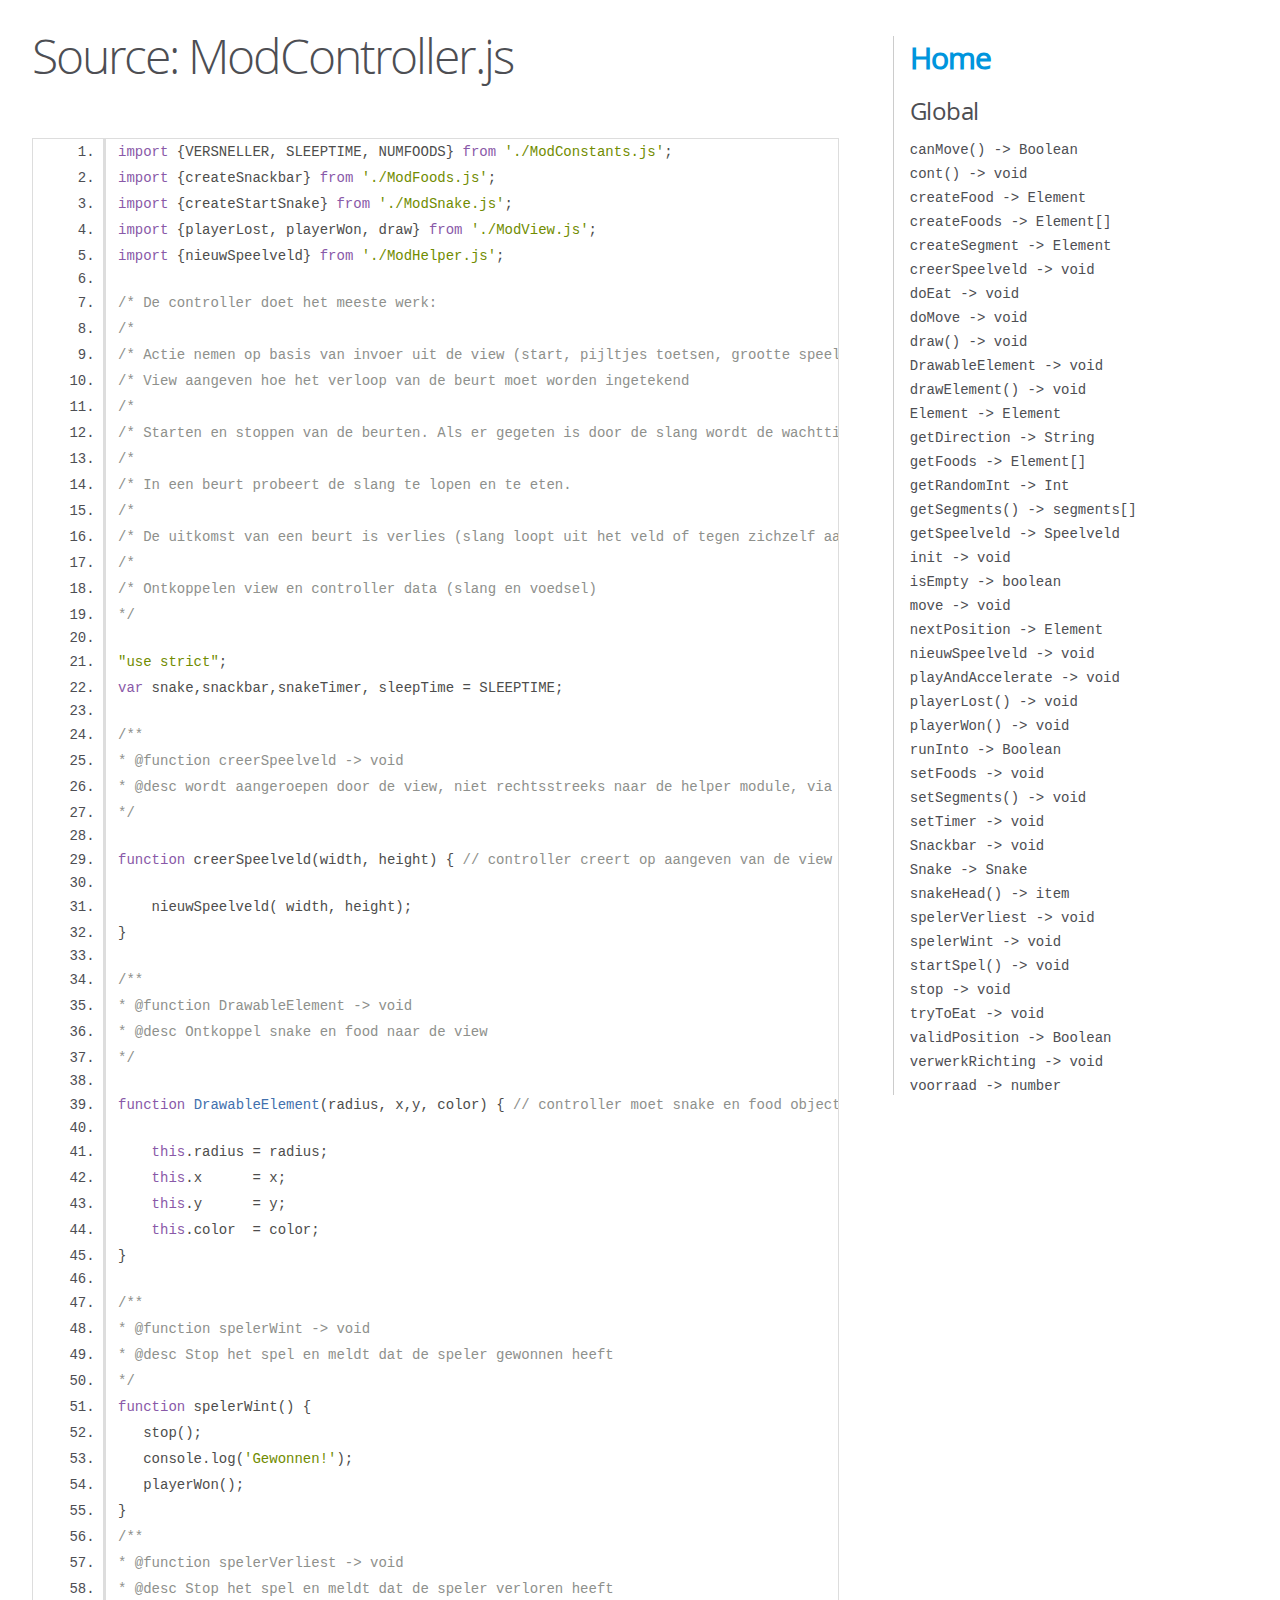
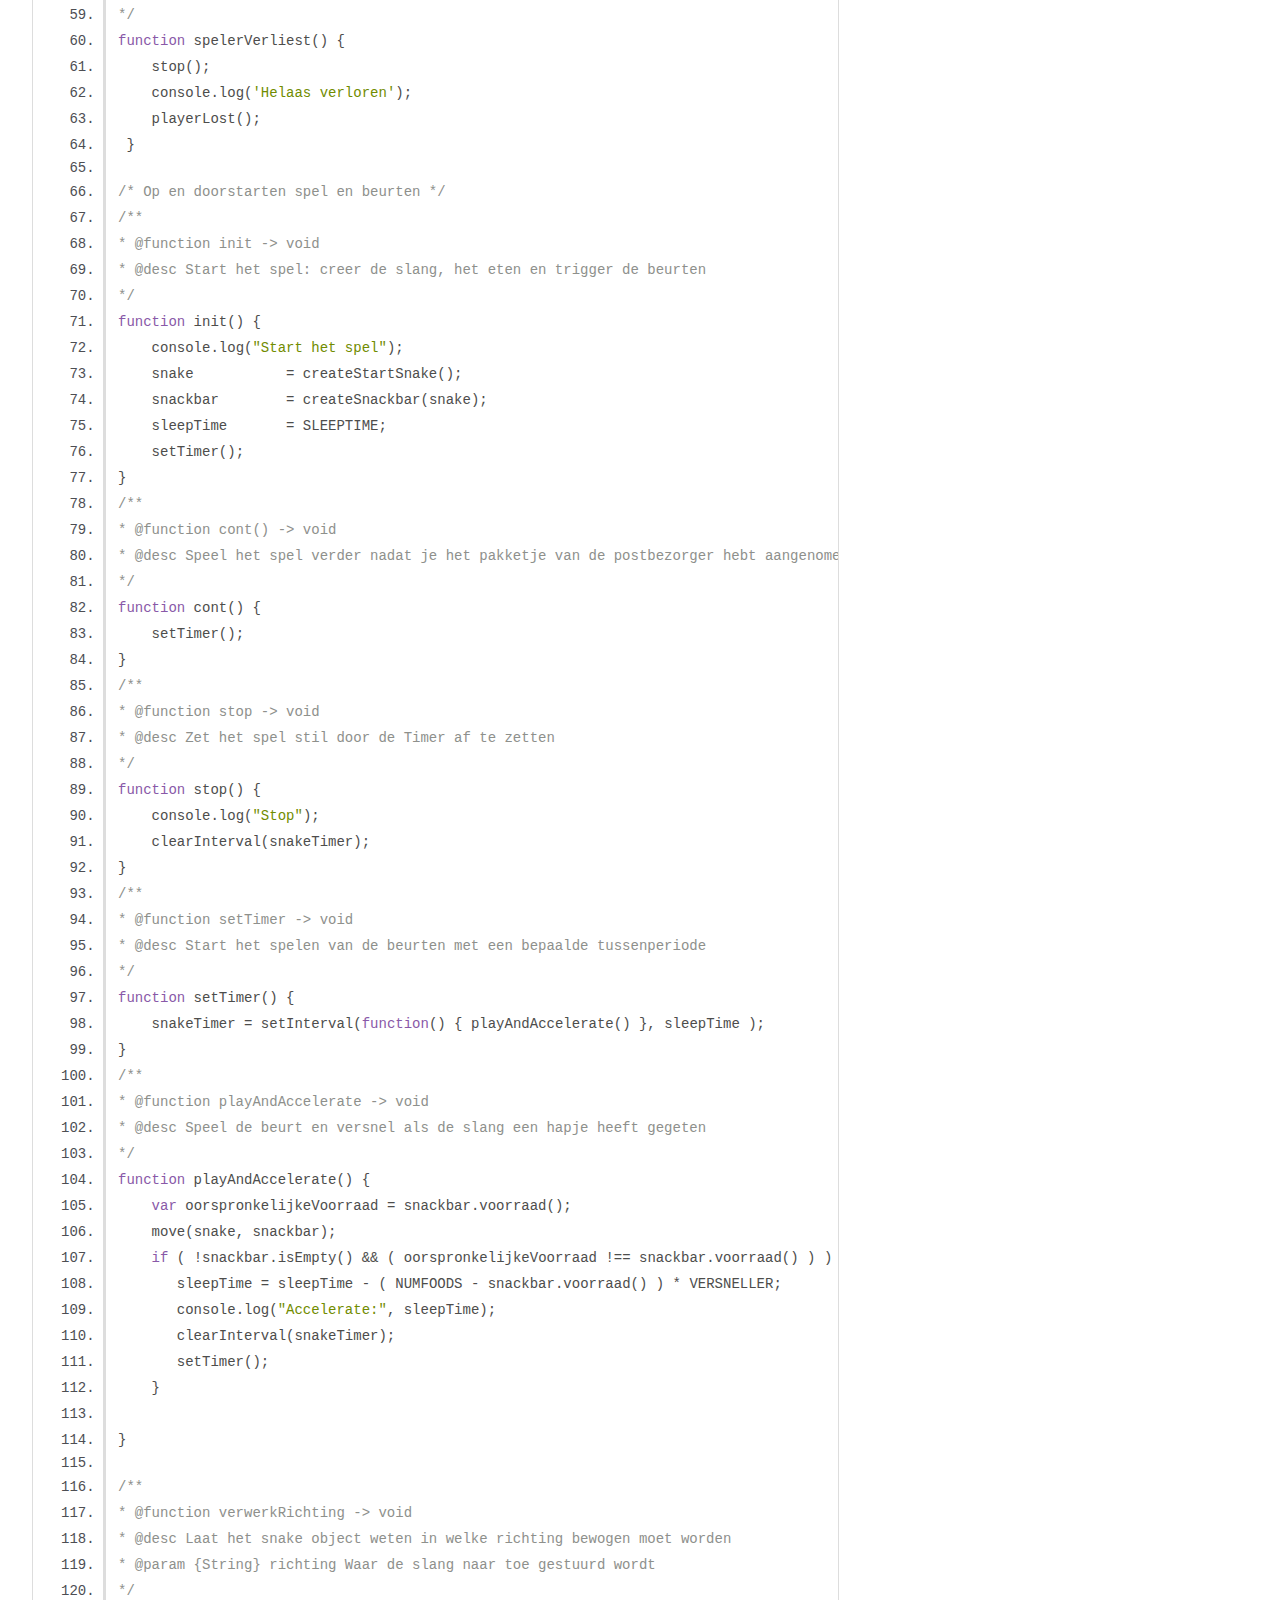
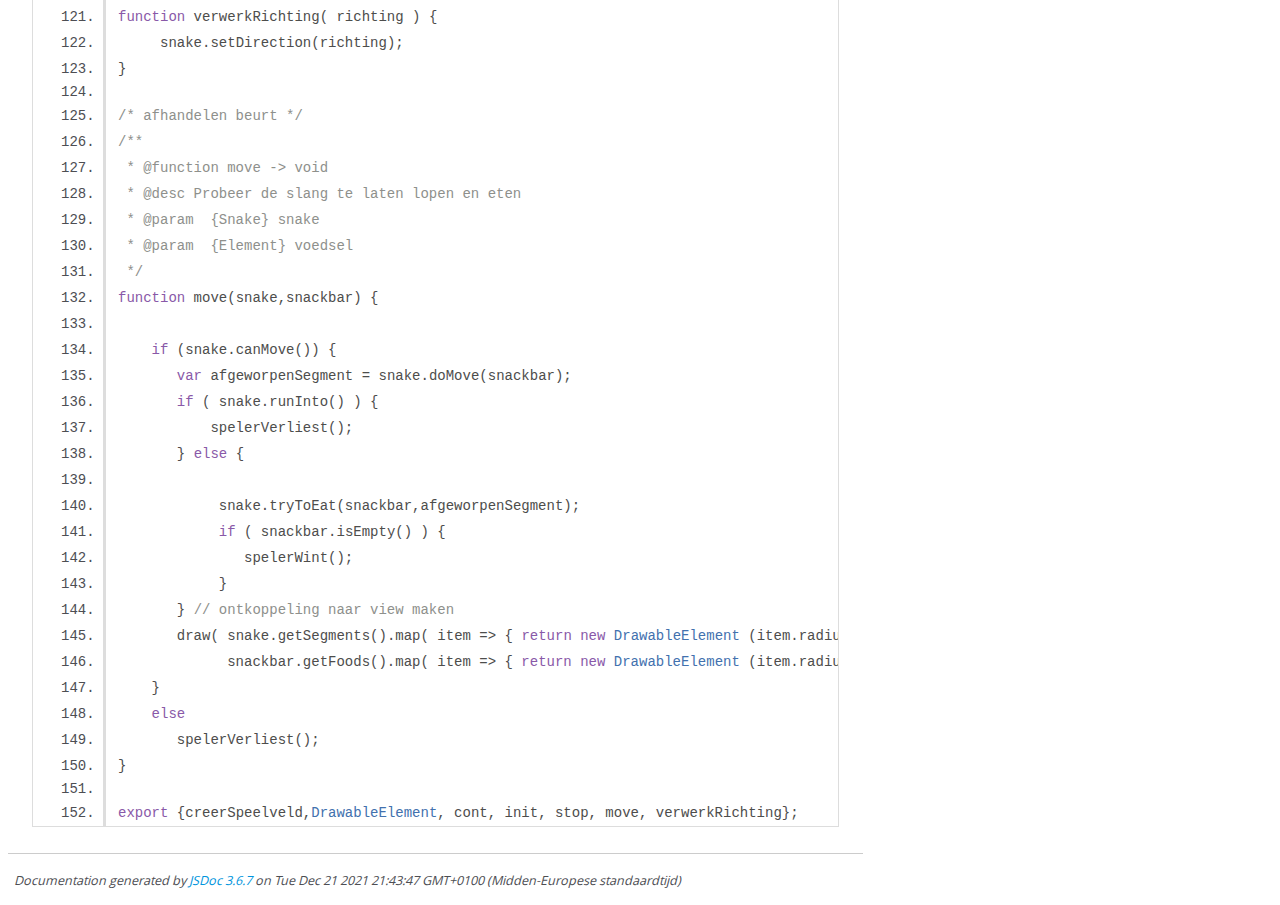
<file: out/ModController.js.html>
<!DOCTYPE html>
<html lang="en">
<head>
    <meta charset="utf-8">
    <title>JSDoc: Source: ModController.js</title>

    <script src="scripts/prettify/prettify.js"> </script>
    <script src="scripts/prettify/lang-css.js"> </script>
    <!--[if lt IE 9]>
      <script src="//html5shiv.googlecode.com/svn/trunk/html5.js"></script>
    <![endif]-->
    <link type="text/css" rel="stylesheet" href="styles/prettify-tomorrow.css">
    <link type="text/css" rel="stylesheet" href="styles/jsdoc-default.css">
</head>

<body>

<div id="main">

    <h1 class="page-title">Source: ModController.js</h1>

    



    
    <section>
        <article>
            <pre class="prettyprint source linenums"><code>import {VERSNELLER, SLEEPTIME, NUMFOODS} from './ModConstants.js';
import {createSnackbar} from './ModFoods.js';
import {createStartSnake} from './ModSnake.js';
import {playerLost, playerWon, draw} from './ModView.js';
import {nieuwSpeelveld} from './ModHelper.js';

/* De controller doet het meeste werk:
/*
/* Actie nemen op basis van invoer uit de view (start, pijltjes toetsen, grootte speelveld vastleggen)
/* View aangeven hoe het verloop van de beurt moet worden ingetekend
/*
/* Starten en stoppen van de beurten. Als er gegeten is door de slang wordt de wachttijd tussen twee beurten verkort.
/*
/* In een beurt probeert de slang te lopen en te eten.
/*
/* De uitkomst van een beurt is verlies (slang loopt uit het veld of tegen zichzelf aan) of winst (alle voedsel elementen zijn opgegeten)
/*
/* Ontkoppelen view en controller data (slang en voedsel)
*/

"use strict";
var snake,snackbar,snakeTimer, sleepTime = SLEEPTIME;   

/**  
* @function creerSpeelveld -> void
* @desc wordt aangeroepen door de view, niet rechtsstreeks naar de helper module, via de controller
*/

function creerSpeelveld(width, height) { // controller creert op aangeven van de view speelveld object

    nieuwSpeelveld( width, height);
}

/**  
* @function DrawableElement -> void
* @desc Ontkoppel snake en food naar de view
*/

function DrawableElement(radius, x,y, color) { // controller moet snake en food objecten ontkoppelen richting view

    this.radius = radius;
    this.x      = x;
    this.y      = y;
    this.color  = color;
}

/**  
* @function spelerWint -> void
* @desc Stop het spel en meldt dat de speler gewonnen heeft
*/
function spelerWint() {
   stop();                                                                                  // controller stopt spel 
   console.log('Gewonnen!');  
   playerWon();                                                                             // view meldt overwinning aan de speler
}
/**  
* @function spelerVerliest -> void
* @desc Stop het spel en meldt dat de speler verloren heeft
*/
function spelerVerliest() {
    stop();                                                                                 // controller stop het spel
    console.log('Helaas verloren');           
    playerLost();                                                                           // view meldt verlies aan de speler
 }

/* Op en doorstarten spel en beurten */
/**  
* @function init -> void
* @desc Start het spel: creer de slang, het eten en trigger de beurten
*/
function init() {                                                                           // start het spel
    console.log("Start het spel");
    snake           = createStartSnake();                                                   // slang op het speelveld zetten 
    snackbar        = createSnackbar(snake);                                                // voedsel op het speelveld plaatsen
    sleepTime       = SLEEPTIME;                                                            // snelheid aan het begin van het spelen weer op traag zetten
    setTimer();
}
/**  
* @function cont() -> void
* @desc Speel het spel verder nadat je het pakketje van de postbezorger hebt aangenomen
*/
function cont() {                                                                           // uitbreiding: verder spelen als je even gestopt bent
    setTimer();
}
/**  
* @function stop -> void
* @desc Zet het spel stil door de Timer af te zetten
*/
function stop() {                                                                           // zet de timer stop (kan hervat worden)
    console.log("Stop");
    clearInterval(snakeTimer);
}
/**  
* @function setTimer -> void
* @desc Start het spelen van de beurten met een bepaalde tussenperiode
*/
function setTimer() {                                                                        // timer zetten om slang te laten bewegen
    snakeTimer = setInterval(function() { playAndAccelerate() }, sleepTime );                // sleepTime wordt herzien in accelerate
}
/**  
* @function playAndAccelerate -> void
* @desc Speel de beurt en versnel als de slang een hapje heeft gegeten
*/
function playAndAccelerate() {                                                                                                   
    var oorspronkelijkeVoorraad = snackbar.voorraad();   
    move(snake, snackbar);
    if ( !snackbar.isEmpty() &amp;&amp; ( oorspronkelijkeVoorraad !== snackbar.voorraad() ) ) {      // afleiden of er wat gegeten was, als het voedsel op is geen nieuwe timer starten 
       sleepTime = sleepTime - ( NUMFOODS - snackbar.voorraad() ) * VERSNELLER;              // herbereken (verlaag) wachttijd
       console.log("Accelerate:", sleepTime);                                                // registreer de versnelling in de log na het eten van een hapje
       clearInterval(snakeTimer);
       setTimer();                                                                           // start volgende beurten met verkorte tussenpozen
    }
     
}

/**  
* @function verwerkRichting -> void
* @desc Laat het snake object weten in welke richting bewogen moet worden 
* @param {String} richting Waar de slang naar toe gestuurd wordt
*/
function verwerkRichting( richting ) {                                                        // zet de richting van de slang (klasse attribuut)
     snake.setDirection(richting);
}

/* afhandelen beurt */
/**
 * @function move -> void
 * @desc Probeer de slang te laten lopen en eten
 * @param  {Snake} snake
 * @param  {Element} voedsel
 */
function move(snake,snackbar) {                                                               // laat de slang een stapje verder lopen
     
    if (snake.canMove()) {                                                                    // kijk of de slang nog wel verder kan
       var afgeworpenSegment = snake.doMove(snackbar);                                        // moet teruggezet als slang straks een hapje kan eten zodat de slang groeit
       if ( snake.runInto() ) {
           spelerVerliest();                                                                  // slang loopt tegen zichzelf op
       } else {
                          
            snake.tryToEat(snackbar,afgeworpenSegment);                                        // de slang kijkt of er wat kan worden gegeten
            if ( snackbar.isEmpty() ) {                                                        
               spelerWint();
            }
       } // ontkoppeling naar view maken
       draw( snake.getSegments().map( item => { return new DrawableElement (item.radius, item.x, item.y, item.color ) } ),
             snackbar.getFoods().map( item => { return new DrawableElement (item.radius, item.x, item.y, item.color ) } ) )
    }
    else 
       spelerVerliest();                                                                       // slang liep uit het speelveld => verloren
}

export {creerSpeelveld,DrawableElement, cont, init, stop, move, verwerkRichting};</code></pre>
        </article>
    </section>




</div>

<nav>
    <h2><a href="index.html">Home</a></h2><h3>Global</h3><ul><li><a href="global.html#canMove()-%253EBoolean">canMove() -> Boolean</a></li><li><a href="global.html#cont()-%253Evoid">cont() -> void</a></li><li><a href="global.html#createFood-%253EElement">createFood -> Element</a></li><li><a href="global.html#createFoods-%253EElement%255B%255D">createFoods -> Element[]</a></li><li><a href="global.html#createSegment-%253EElement">createSegment -> Element</a></li><li><a href="global.html#creerSpeelveld-%253Evoid">creerSpeelveld -> void</a></li><li><a href="global.html#doEat-%253Evoid">doEat -> void</a></li><li><a href="global.html#doMove-%253Evoid">doMove -> void</a></li><li><a href="global.html#draw()-%253Evoid">draw() -> void</a></li><li><a href="global.html#DrawableElement-%253Evoid">DrawableElement -> void</a></li><li><a href="global.html#drawElement()-%253Evoid">drawElement() -> void</a></li><li><a href="global.html#Element-%253EElement">Element -> Element</a></li><li><a href="global.html#getDirection-%253EString">getDirection -> String</a></li><li><a href="global.html#getFoods-%253EElement%255B%255D">getFoods -> Element[]</a></li><li><a href="global.html#getRandomInt-%253EInt">getRandomInt -> Int</a></li><li><a href="global.html#getSegments()-%253Esegments%255B%255D">getSegments() -> segments[]</a></li><li><a href="global.html#getSpeelveld-%253ESpeelveld">getSpeelveld -> Speelveld</a></li><li><a href="global.html#init-%253Evoid">init -> void</a></li><li><a href="global.html#isEmpty-%253Eboolean">isEmpty -> boolean</a></li><li><a href="global.html#move-%253Evoid">move -> void</a></li><li><a href="global.html#nextPosition-%253EElement">nextPosition -> Element</a></li><li><a href="global.html#nieuwSpeelveld-%253Evoid">nieuwSpeelveld -> void</a></li><li><a href="global.html#playAndAccelerate-%253Evoid">playAndAccelerate -> void</a></li><li><a href="global.html#playerLost()-%253Evoid">playerLost() -> void</a></li><li><a href="global.html#playerWon()-%253Evoid">playerWon() -> void</a></li><li><a href="global.html#runInto-%253EBoolean">runInto -> Boolean</a></li><li><a href="global.html#setFoods-%253Evoid">setFoods -> void</a></li><li><a href="global.html#setSegments()-%253Evoid">setSegments() -> void</a></li><li><a href="global.html#setTimer-%253Evoid">setTimer -> void</a></li><li><a href="global.html#Snackbar-%253Evoid">Snackbar -> void</a></li><li><a href="global.html#Snake-%253ESnake">Snake -> Snake</a></li><li><a href="global.html#snakeHead()-%253Eitem">snakeHead() -> item</a></li><li><a href="global.html#spelerVerliest-%253Evoid">spelerVerliest -> void</a></li><li><a href="global.html#spelerWint-%253Evoid">spelerWint -> void</a></li><li><a href="global.html#startSpel()-%253Evoid">startSpel() -> void</a></li><li><a href="global.html#stop-%253Evoid">stop -> void</a></li><li><a href="global.html#tryToEat-%253Evoid">tryToEat  -> void</a></li><li><a href="global.html#validPosition-%253EBoolean">validPosition -> Boolean</a></li><li><a href="global.html#verwerkRichting-%253Evoid">verwerkRichting -> void</a></li><li><a href="global.html#voorraad-%253Enumber">voorraad -> number</a></li></ul>
</nav>

<br class="clear">

<footer>
    Documentation generated by <a href="https://github.com/jsdoc/jsdoc">JSDoc 3.6.7</a> on Tue Dec 21 2021 21:43:47 GMT+0100 (Midden-Europese standaardtijd)
</footer>

<script> prettyPrint(); </script>
<script src="scripts/linenumber.js"> </script>
</body>
</html>
</file>
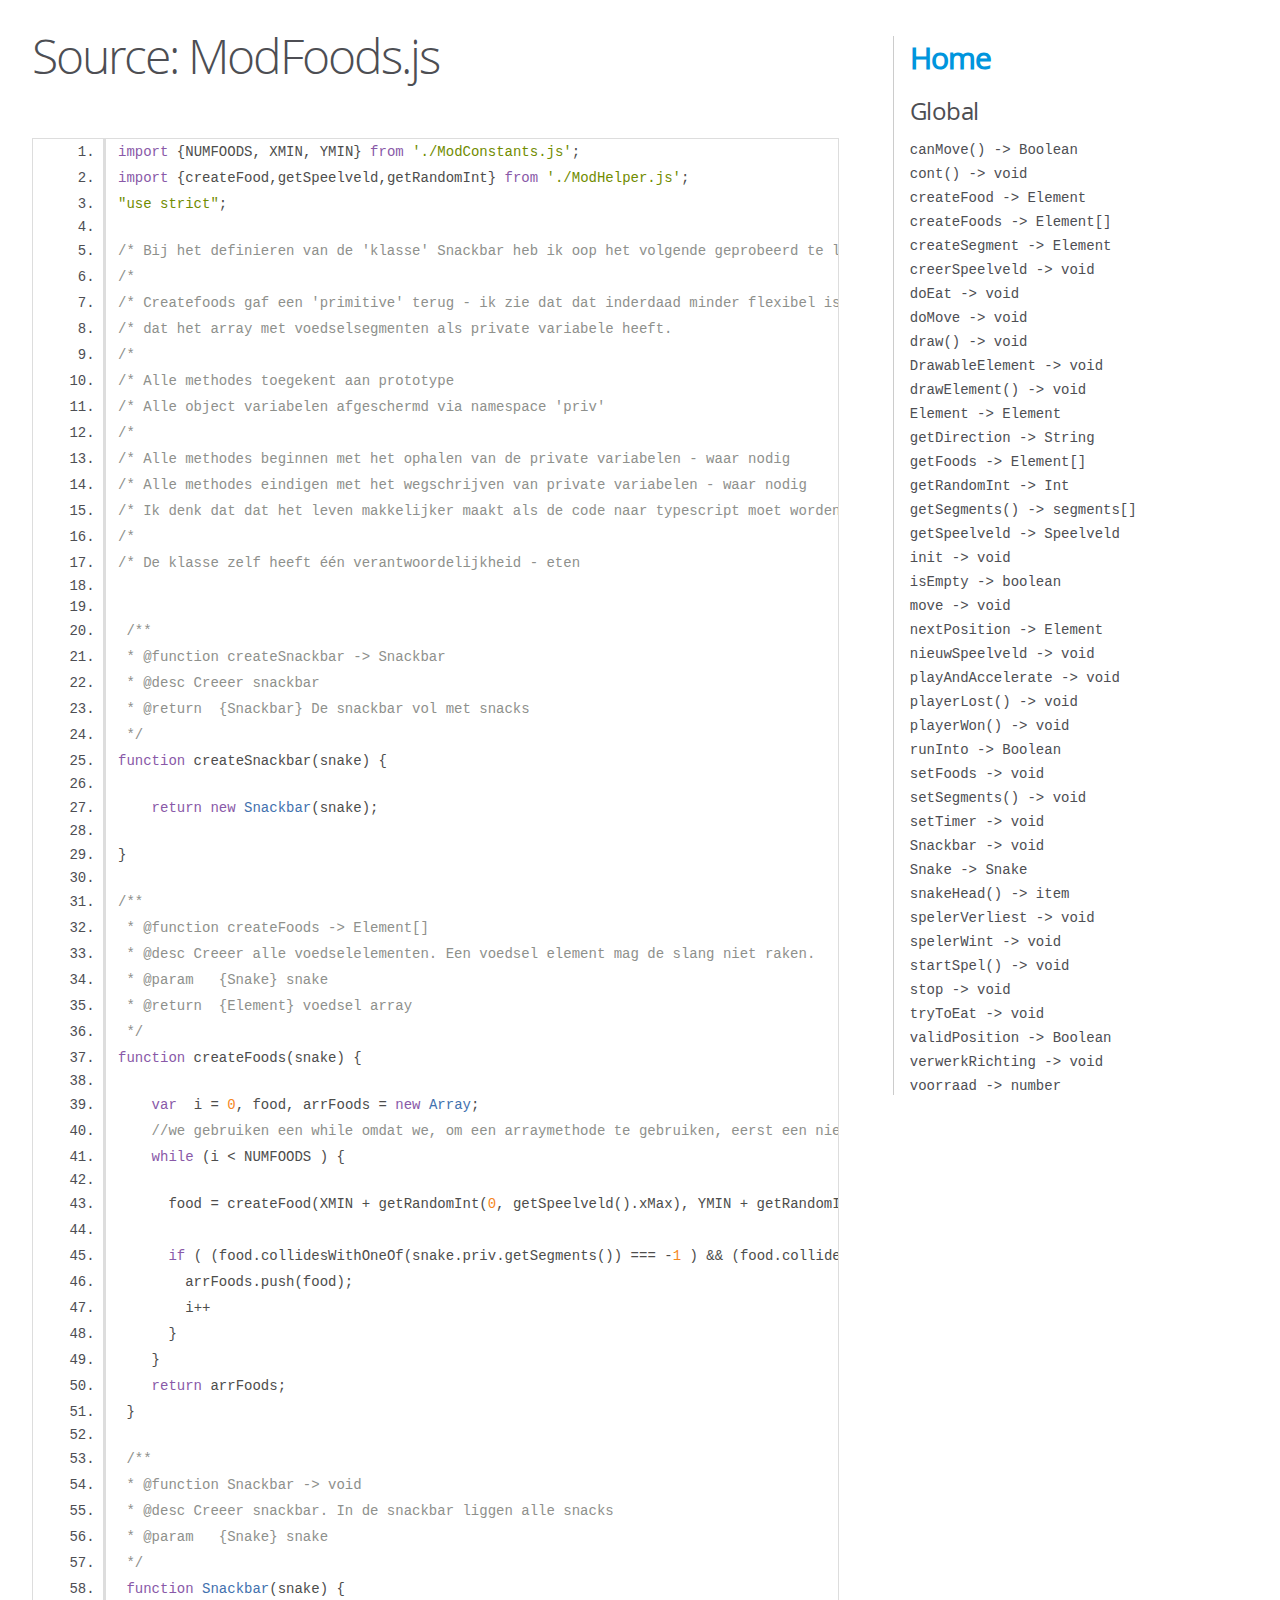
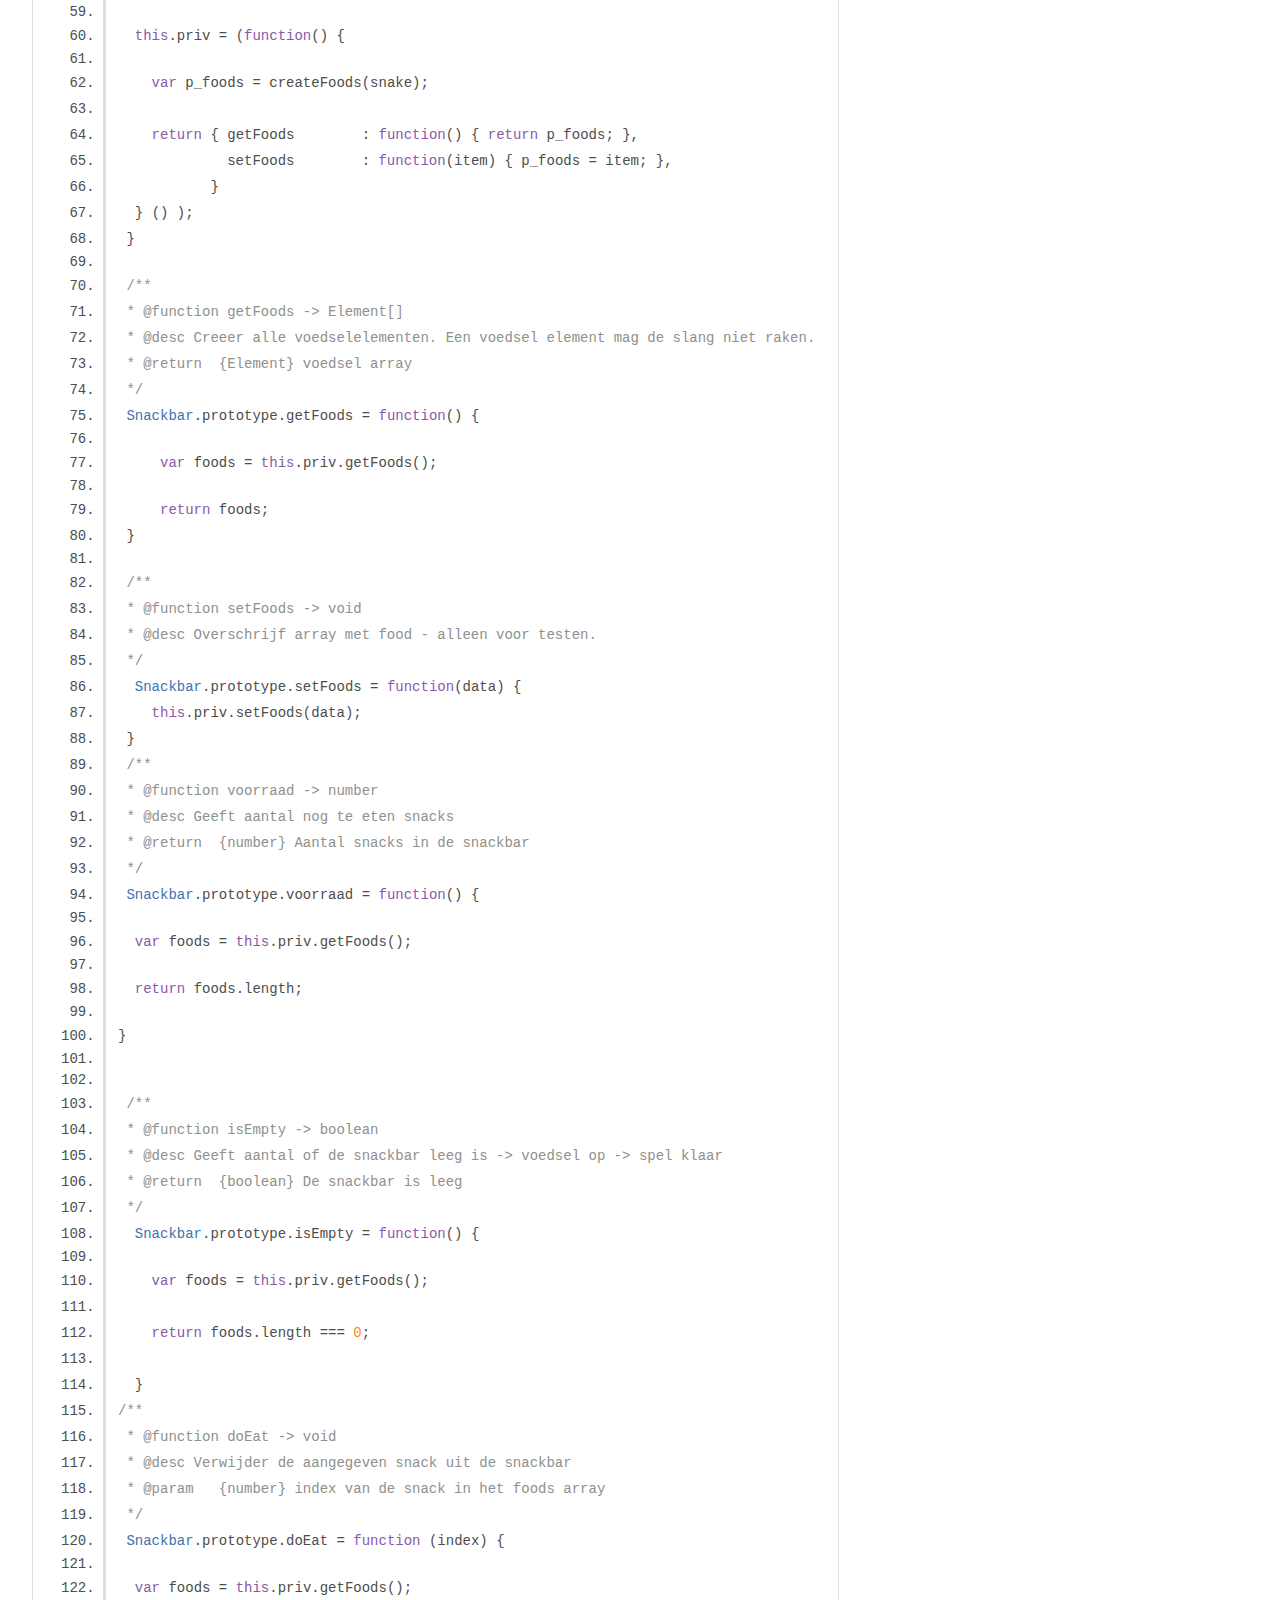
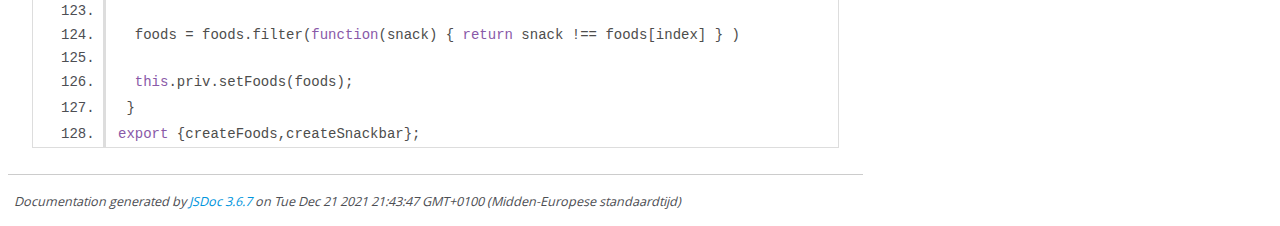
<file: out/ModFoods.js.html>
<!DOCTYPE html>
<html lang="en">
<head>
    <meta charset="utf-8">
    <title>JSDoc: Source: ModFoods.js</title>

    <script src="scripts/prettify/prettify.js"> </script>
    <script src="scripts/prettify/lang-css.js"> </script>
    <!--[if lt IE 9]>
      <script src="//html5shiv.googlecode.com/svn/trunk/html5.js"></script>
    <![endif]-->
    <link type="text/css" rel="stylesheet" href="styles/prettify-tomorrow.css">
    <link type="text/css" rel="stylesheet" href="styles/jsdoc-default.css">
</head>

<body>

<div id="main">

    <h1 class="page-title">Source: ModFoods.js</h1>

    



    
    <section>
        <article>
            <pre class="prettyprint source linenums"><code>import {NUMFOODS, XMIN, YMIN} from './ModConstants.js';
import {createFood,getSpeelveld,getRandomInt} from './ModHelper.js';
"use strict";

/* Bij het definieren van de 'klasse' Snackbar heb ik oop het volgende geprobeerd te letten
/*
/* Createfoods gaf een 'primitive' terug - ik zie dat dat inderdaad minder flexibel is, daarom object Snackbar gemaakt
/* dat het array met voedselsegmenten als private variabele heeft.
/*
/* Alle methodes toegekent aan prototype
/* Alle object variabelen afgeschermd via namespace 'priv'
/* 
/* Alle methodes beginnen met het ophalen van de private variabelen - waar nodig
/* Alle methodes eindigen met het wegschrijven van private variabelen - waar nodig
/* Ik denk dat dat het leven makkelijker maakt als de code naar typescript moet worden omgezet - dat kent vast wel private variabelen
/*
/* De klasse zelf heeft één verantwoordelijkheid - eten


 /**
 * @function createSnackbar -> Snackbar
 * @desc Creeer snackbar
 * @return  {Snackbar} De snackbar vol met snacks
 */
function createSnackbar(snake) {

    return new Snackbar(snake);

}

/**
 * @function createFoods -> Element[]
 * @desc Creeer alle voedselelementen. Een voedsel element mag de slang niet raken. 
 * @param   {Snake} snake
 * @return  {Element} voedsel array
 */
function createFoods(snake) {

    var  i = 0, food, arrFoods = new Array;
    //we gebruiken een while omdat we, om een arraymethode te gebruiken, eerst een nieuw array zouden moeten creëren (met NUMFOODS elementen)
    while (i &lt; NUMFOODS ) {

      food = createFood(XMIN + getRandomInt(0, getSpeelveld().xMax), YMIN + getRandomInt(0, getSpeelveld().yMax));
     
      if ( (food.collidesWithOneOf(snake.priv.getSegments()) === -1 ) &amp;&amp; (food.collidesWithOneOf(arrFoods) === -1 ) ) {
        arrFoods.push(food);
        i++
      }
    }  
    return arrFoods;
 }

 /**
 * @function Snackbar -> void
 * @desc Creeer snackbar. In de snackbar liggen alle snacks 
 * @param   {Snake} snake
 */
 function Snackbar(snake) {

  this.priv = (function() { 

    var p_foods = createFoods(snake);
    
    return { getFoods        : function() { return p_foods; }, 
             setFoods        : function(item) { p_foods = item; },
           }
  } () );
 }

 /**
 * @function getFoods -> Element[]
 * @desc Creeer alle voedselelementen. Een voedsel element mag de slang niet raken. 
 * @return  {Element} voedsel array
 */
 Snackbar.prototype.getFoods = function() {

     var foods = this.priv.getFoods();

     return foods;
 }

 /**
 * @function setFoods -> void
 * @desc Overschrijf array met food - alleen voor testen. 
 */
  Snackbar.prototype.setFoods = function(data) { 
    this.priv.setFoods(data);
 }
 /**
 * @function voorraad -> number
 * @desc Geeft aantal nog te eten snacks
 * @return  {number} Aantal snacks in de snackbar
 */
 Snackbar.prototype.voorraad = function() {

  var foods = this.priv.getFoods();

  return foods.length;

}


 /**
 * @function isEmpty -> boolean
 * @desc Geeft aantal of de snackbar leeg is -> voedsel op -> spel klaar
 * @return  {boolean} De snackbar is leeg
 */
  Snackbar.prototype.isEmpty = function() {

    var foods = this.priv.getFoods();
  
    return foods.length === 0;
  
  }
/**
 * @function doEat -> void
 * @desc Verwijder de aangegeven snack uit de snackbar 
 * @param   {number} index van de snack in het foods array
 */
 Snackbar.prototype.doEat = function (index) {

  var foods = this.priv.getFoods();

  foods = foods.filter(function(snack) { return snack !== foods[index] } ) 

  this.priv.setFoods(foods);
 }
export {createFoods,createSnackbar};</code></pre>
        </article>
    </section>




</div>

<nav>
    <h2><a href="index.html">Home</a></h2><h3>Global</h3><ul><li><a href="global.html#canMove()-%253EBoolean">canMove() -> Boolean</a></li><li><a href="global.html#cont()-%253Evoid">cont() -> void</a></li><li><a href="global.html#createFood-%253EElement">createFood -> Element</a></li><li><a href="global.html#createFoods-%253EElement%255B%255D">createFoods -> Element[]</a></li><li><a href="global.html#createSegment-%253EElement">createSegment -> Element</a></li><li><a href="global.html#creerSpeelveld-%253Evoid">creerSpeelveld -> void</a></li><li><a href="global.html#doEat-%253Evoid">doEat -> void</a></li><li><a href="global.html#doMove-%253Evoid">doMove -> void</a></li><li><a href="global.html#draw()-%253Evoid">draw() -> void</a></li><li><a href="global.html#DrawableElement-%253Evoid">DrawableElement -> void</a></li><li><a href="global.html#drawElement()-%253Evoid">drawElement() -> void</a></li><li><a href="global.html#Element-%253EElement">Element -> Element</a></li><li><a href="global.html#getDirection-%253EString">getDirection -> String</a></li><li><a href="global.html#getFoods-%253EElement%255B%255D">getFoods -> Element[]</a></li><li><a href="global.html#getRandomInt-%253EInt">getRandomInt -> Int</a></li><li><a href="global.html#getSegments()-%253Esegments%255B%255D">getSegments() -> segments[]</a></li><li><a href="global.html#getSpeelveld-%253ESpeelveld">getSpeelveld -> Speelveld</a></li><li><a href="global.html#init-%253Evoid">init -> void</a></li><li><a href="global.html#isEmpty-%253Eboolean">isEmpty -> boolean</a></li><li><a href="global.html#move-%253Evoid">move -> void</a></li><li><a href="global.html#nextPosition-%253EElement">nextPosition -> Element</a></li><li><a href="global.html#nieuwSpeelveld-%253Evoid">nieuwSpeelveld -> void</a></li><li><a href="global.html#playAndAccelerate-%253Evoid">playAndAccelerate -> void</a></li><li><a href="global.html#playerLost()-%253Evoid">playerLost() -> void</a></li><li><a href="global.html#playerWon()-%253Evoid">playerWon() -> void</a></li><li><a href="global.html#runInto-%253EBoolean">runInto -> Boolean</a></li><li><a href="global.html#setFoods-%253Evoid">setFoods -> void</a></li><li><a href="global.html#setSegments()-%253Evoid">setSegments() -> void</a></li><li><a href="global.html#setTimer-%253Evoid">setTimer -> void</a></li><li><a href="global.html#Snackbar-%253Evoid">Snackbar -> void</a></li><li><a href="global.html#Snake-%253ESnake">Snake -> Snake</a></li><li><a href="global.html#snakeHead()-%253Eitem">snakeHead() -> item</a></li><li><a href="global.html#spelerVerliest-%253Evoid">spelerVerliest -> void</a></li><li><a href="global.html#spelerWint-%253Evoid">spelerWint -> void</a></li><li><a href="global.html#startSpel()-%253Evoid">startSpel() -> void</a></li><li><a href="global.html#stop-%253Evoid">stop -> void</a></li><li><a href="global.html#tryToEat-%253Evoid">tryToEat  -> void</a></li><li><a href="global.html#validPosition-%253EBoolean">validPosition -> Boolean</a></li><li><a href="global.html#verwerkRichting-%253Evoid">verwerkRichting -> void</a></li><li><a href="global.html#voorraad-%253Enumber">voorraad -> number</a></li></ul>
</nav>

<br class="clear">

<footer>
    Documentation generated by <a href="https://github.com/jsdoc/jsdoc">JSDoc 3.6.7</a> on Tue Dec 21 2021 21:43:47 GMT+0100 (Midden-Europese standaardtijd)
</footer>

<script> prettyPrint(); </script>
<script src="scripts/linenumber.js"> </script>
</body>
</html>
</file>
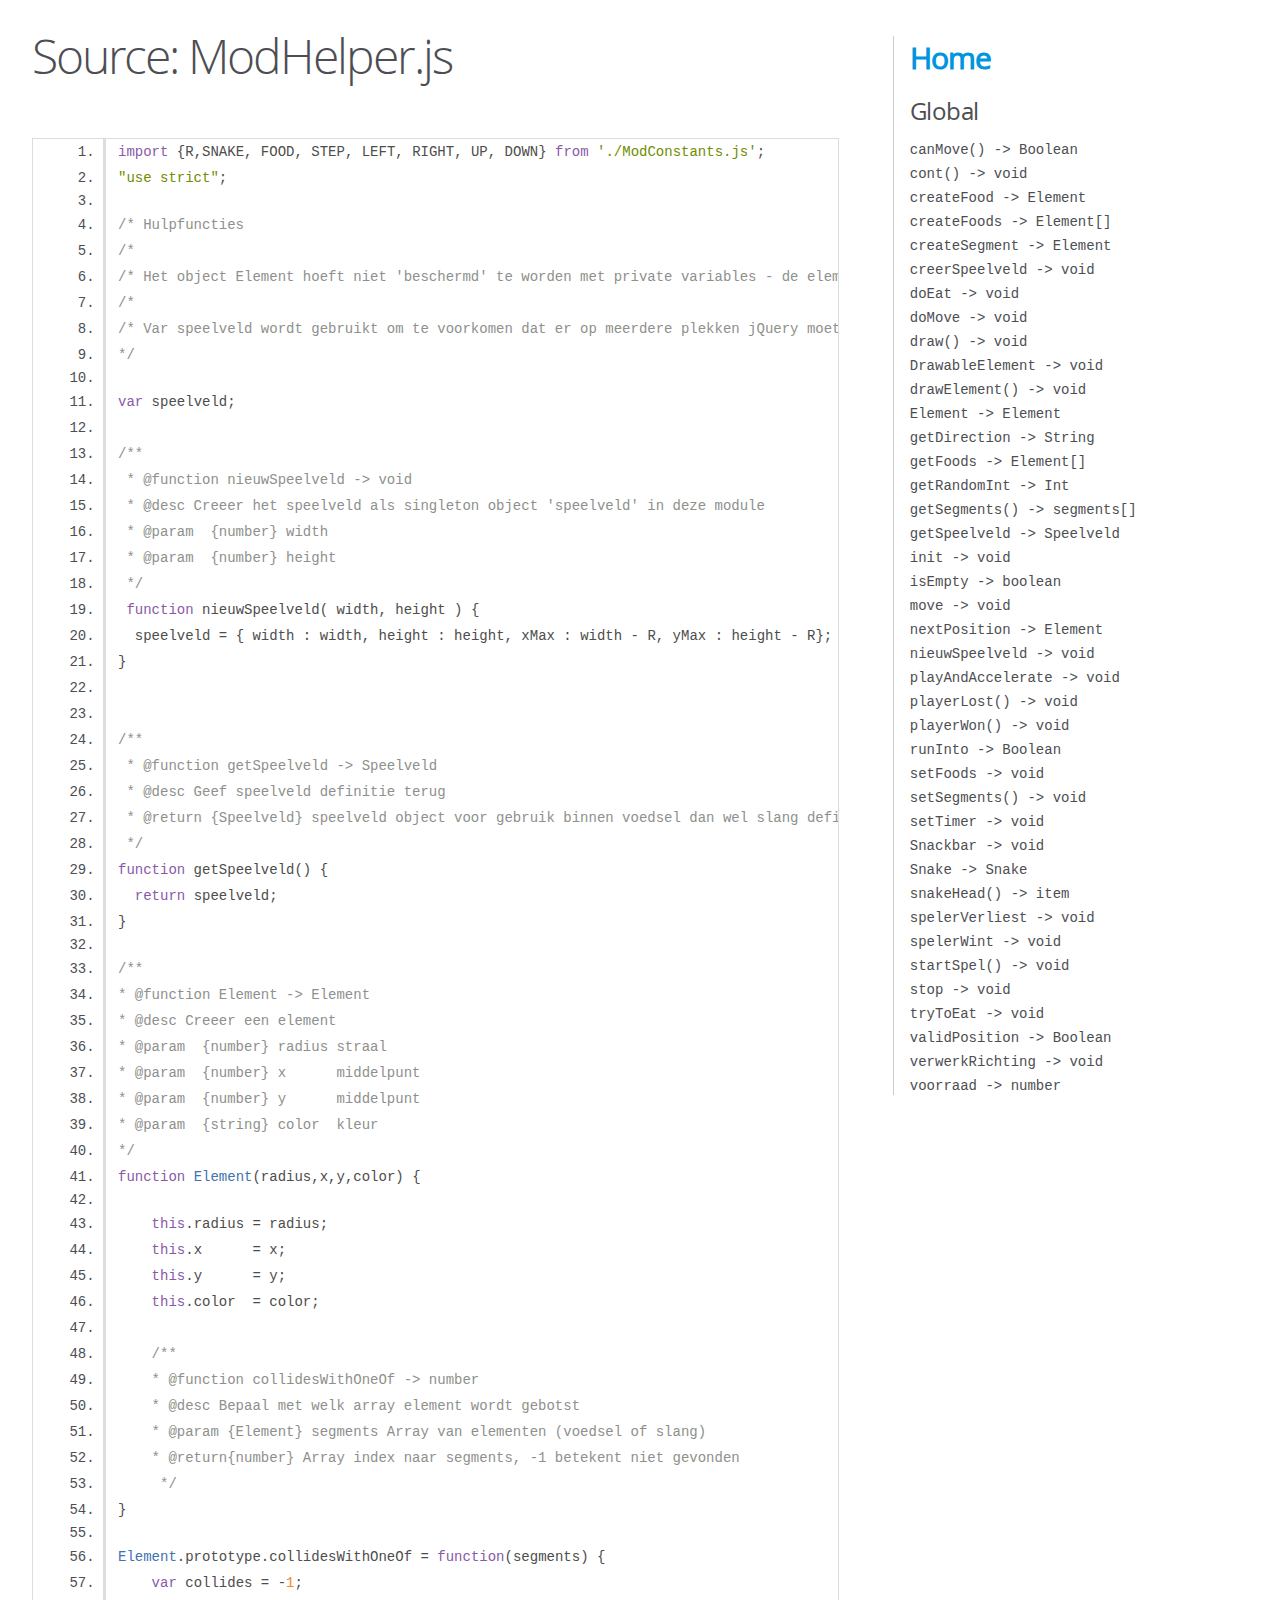
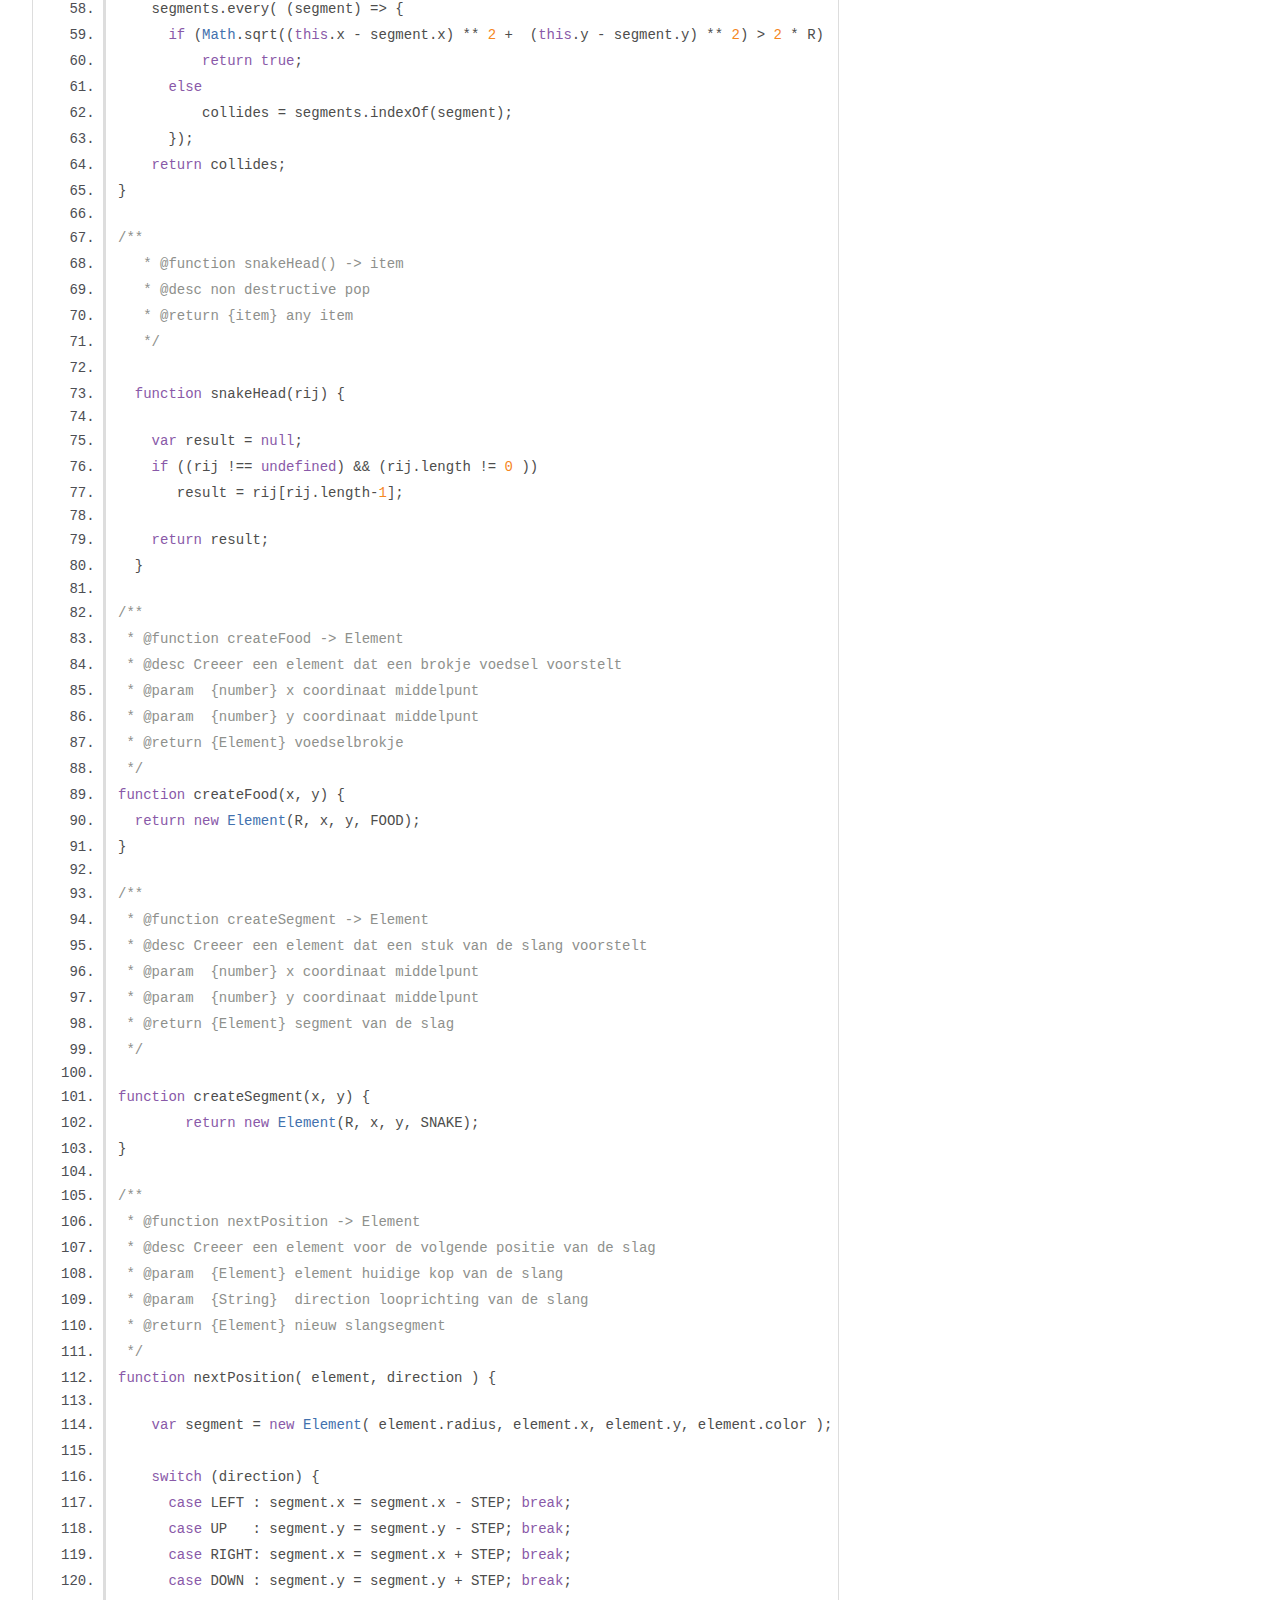
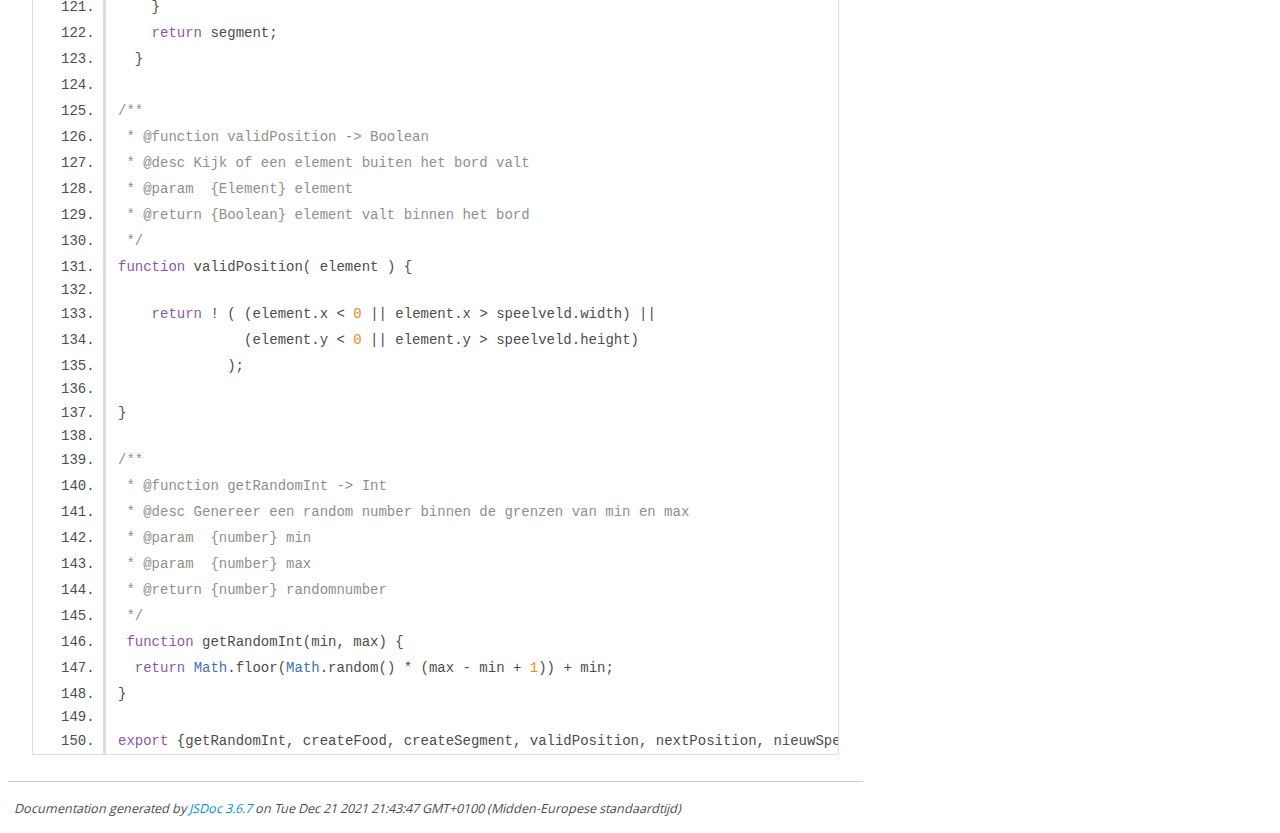
<file: out/ModHelper.js.html>
<!DOCTYPE html>
<html lang="en">
<head>
    <meta charset="utf-8">
    <title>JSDoc: Source: ModHelper.js</title>

    <script src="scripts/prettify/prettify.js"> </script>
    <script src="scripts/prettify/lang-css.js"> </script>
    <!--[if lt IE 9]>
      <script src="//html5shiv.googlecode.com/svn/trunk/html5.js"></script>
    <![endif]-->
    <link type="text/css" rel="stylesheet" href="styles/prettify-tomorrow.css">
    <link type="text/css" rel="stylesheet" href="styles/jsdoc-default.css">
</head>

<body>

<div id="main">

    <h1 class="page-title">Source: ModHelper.js</h1>

    



    
    <section>
        <article>
            <pre class="prettyprint source linenums"><code>import {R,SNAKE, FOOD, STEP, LEFT, RIGHT, UP, DOWN} from './ModConstants.js';
"use strict";

/* Hulpfuncties
/*
/* Het object Element hoeft niet 'beschermd' te worden met private variables - de elementen maken altijd deel uit van objecten die wel beschermd zijn.  
/*
/* Var speelveld wordt gebruikt om te voorkomen dat er op meerdere plekken jQuery moet worden gebruikt (nu alleen in de View)
*/

var speelveld; 
 
/**
 * @function nieuwSpeelveld -> void
 * @desc Creeer het speelveld als singleton object 'speelveld' in deze module
 * @param  {number} width
 * @param  {number} height 
 */
 function nieuwSpeelveld( width, height ) {                                             // Ik probeer hier het speelveld 'onveranderlijk' vast te leggen.
  speelveld = { width : width, height : height, xMax : width - R, yMax : height - R};   // Door alleen een get functie te exporteren is het speelverm beschermd tegen
}                                                                                       // onbedoelde verandering. Speelveld is een (bijna) onvermijderlijke parameter 
                                                                                        // bij het definieren van de slang en het voedsel.(Kan denk ik ook nog wel anders maar 
                                                                                        // dat wordt dan allemaal wel heel erg omslachtig)
/**
 * @function getSpeelveld -> Speelveld
 * @desc Geef speelveld definitie terug
 * @return {Speelveld} speelveld object voor gebruik binnen voedsel dan wel slang definitie  
 */
function getSpeelveld() {
  return speelveld;
}

/**
* @function Element -> Element
* @desc Creeer een element
* @param  {number} radius straal  
* @param  {number} x      middelpunt
* @param  {number} y      middelpunt
* @param  {string} color  kleur
*/
function Element(radius,x,y,color) {

    this.radius = radius;
    this.x      = x;
    this.y      = y;
    this.color  = color;
    
    /**
    * @function collidesWithOneOf -> number
    * @desc Bepaal met welk array element wordt gebotst  
    * @param {Element} segments Array van elementen (voedsel of slang)  
    * @return{number} Array index naar segments, -1 betekent niet gevonden
     */
}    

Element.prototype.collidesWithOneOf = function(segments) {                                        // methodes niet in de constructor definieren maar in het prototype                                                            
    var collides = -1;                                                                
    segments.every( (segment) => {                                                               // arrow functie om this binnen scope van every te brengen                                                   
      if (Math.sqrt((this.x - segment.x) ** 2 +  (this.y - segment.y) ** 2) > 2 * R)             // eindelijk af van dat that = this gedoe
          return true;                                                                           // every itereert verder 
      else 
          collides = segments.indexOf(segment);                                                  // every stopt omdat geen true wordt geretourneerd  
      });
    return collides;                                                                             // soms nodig als 'bool' soms als 'index' (zie eten bij snake)
}

/**
   * @function snakeHead() -> item
   * @desc non destructive pop
   * @return {item} any item
   */
  
  function snakeHead(rij) {

    var result = null;
    if ((rij !== undefined) &amp;&amp; (rij.length != 0 )) 
       result = rij[rij.length-1];

    return result;
  }

/** 
 * @function createFood -> Element
 * @desc Creeer een element dat een brokje voedsel voorstelt
 * @param  {number} x coordinaat middelpunt
 * @param  {number} y coordinaat middelpunt
 * @return {Element} voedselbrokje
 */
function createFood(x, y) {                                                                                      
  return new Element(R, x, y, FOOD);   
}

/**
 * @function createSegment -> Element
 * @desc Creeer een element dat een stuk van de slang voorstelt
 * @param  {number} x coordinaat middelpunt
 * @param  {number} y coordinaat middelpunt
 * @return {Element} segment van de slag
 */

function createSegment(x, y) {                                                           // default snake segment maken 
	return new Element(R, x, y, SNAKE);
}

/**
 * @function nextPosition -> Element
 * @desc Creeer een element voor de volgende positie van de slag
 * @param  {Element} element huidige kop van de slang
 * @param  {String}  direction looprichting van de slang
 * @return {Element} nieuw slangsegment 
 */
function nextPosition( element, direction ) {                                            // berekenen positie waar de slang naar toeloopt

    var segment = new Element( element.radius, element.x, element.y, element.color );    // kopieer het object
    
    switch (direction) {                                                                 // werk coordinaat bijaan de hand van de richting
      case LEFT : segment.x = segment.x - STEP; break; 
      case UP   : segment.y = segment.y - STEP; break;
      case RIGHT: segment.x = segment.x + STEP; break;
      case DOWN : segment.y = segment.y + STEP; break;
    }
    return segment;
  }
  
/**
 * @function validPosition -> Boolean
 * @desc Kijk of een element buiten het bord valt
 * @param  {Element} element 
 * @return {Boolean} element valt binnen het bord
 */
function validPosition( element ) {                                                       // kijk of een element buiten het speelveld valt

    return ! ( (element.x &lt; 0 || element.x > speelveld.width) || 
               (element.y &lt; 0 || element.y > speelveld.height) 
             );

}

/**
 * @function getRandomInt -> Int
 * @desc Genereer een random number binnen de grenzen van min en max 
 * @param  {number} min
 * @param  {number} max
 * @return {number} randomnumber
 */
 function getRandomInt(min, max) {
  return Math.floor(Math.random() * (max - min + 1)) + min;
}

export {getRandomInt, createFood, createSegment, validPosition, nextPosition, nieuwSpeelveld, getSpeelveld, snakeHead};</code></pre>
        </article>
    </section>




</div>

<nav>
    <h2><a href="index.html">Home</a></h2><h3>Global</h3><ul><li><a href="global.html#canMove()-%253EBoolean">canMove() -> Boolean</a></li><li><a href="global.html#cont()-%253Evoid">cont() -> void</a></li><li><a href="global.html#createFood-%253EElement">createFood -> Element</a></li><li><a href="global.html#createFoods-%253EElement%255B%255D">createFoods -> Element[]</a></li><li><a href="global.html#createSegment-%253EElement">createSegment -> Element</a></li><li><a href="global.html#creerSpeelveld-%253Evoid">creerSpeelveld -> void</a></li><li><a href="global.html#doEat-%253Evoid">doEat -> void</a></li><li><a href="global.html#doMove-%253Evoid">doMove -> void</a></li><li><a href="global.html#draw()-%253Evoid">draw() -> void</a></li><li><a href="global.html#DrawableElement-%253Evoid">DrawableElement -> void</a></li><li><a href="global.html#drawElement()-%253Evoid">drawElement() -> void</a></li><li><a href="global.html#Element-%253EElement">Element -> Element</a></li><li><a href="global.html#getDirection-%253EString">getDirection -> String</a></li><li><a href="global.html#getFoods-%253EElement%255B%255D">getFoods -> Element[]</a></li><li><a href="global.html#getRandomInt-%253EInt">getRandomInt -> Int</a></li><li><a href="global.html#getSegments()-%253Esegments%255B%255D">getSegments() -> segments[]</a></li><li><a href="global.html#getSpeelveld-%253ESpeelveld">getSpeelveld -> Speelveld</a></li><li><a href="global.html#init-%253Evoid">init -> void</a></li><li><a href="global.html#isEmpty-%253Eboolean">isEmpty -> boolean</a></li><li><a href="global.html#move-%253Evoid">move -> void</a></li><li><a href="global.html#nextPosition-%253EElement">nextPosition -> Element</a></li><li><a href="global.html#nieuwSpeelveld-%253Evoid">nieuwSpeelveld -> void</a></li><li><a href="global.html#playAndAccelerate-%253Evoid">playAndAccelerate -> void</a></li><li><a href="global.html#playerLost()-%253Evoid">playerLost() -> void</a></li><li><a href="global.html#playerWon()-%253Evoid">playerWon() -> void</a></li><li><a href="global.html#runInto-%253EBoolean">runInto -> Boolean</a></li><li><a href="global.html#setFoods-%253Evoid">setFoods -> void</a></li><li><a href="global.html#setSegments()-%253Evoid">setSegments() -> void</a></li><li><a href="global.html#setTimer-%253Evoid">setTimer -> void</a></li><li><a href="global.html#Snackbar-%253Evoid">Snackbar -> void</a></li><li><a href="global.html#Snake-%253ESnake">Snake -> Snake</a></li><li><a href="global.html#snakeHead()-%253Eitem">snakeHead() -> item</a></li><li><a href="global.html#spelerVerliest-%253Evoid">spelerVerliest -> void</a></li><li><a href="global.html#spelerWint-%253Evoid">spelerWint -> void</a></li><li><a href="global.html#startSpel()-%253Evoid">startSpel() -> void</a></li><li><a href="global.html#stop-%253Evoid">stop -> void</a></li><li><a href="global.html#tryToEat-%253Evoid">tryToEat  -> void</a></li><li><a href="global.html#validPosition-%253EBoolean">validPosition -> Boolean</a></li><li><a href="global.html#verwerkRichting-%253Evoid">verwerkRichting -> void</a></li><li><a href="global.html#voorraad-%253Enumber">voorraad -> number</a></li></ul>
</nav>

<br class="clear">

<footer>
    Documentation generated by <a href="https://github.com/jsdoc/jsdoc">JSDoc 3.6.7</a> on Tue Dec 21 2021 21:43:47 GMT+0100 (Midden-Europese standaardtijd)
</footer>

<script> prettyPrint(); </script>
<script src="scripts/linenumber.js"> </script>
</body>
</html>
</file>
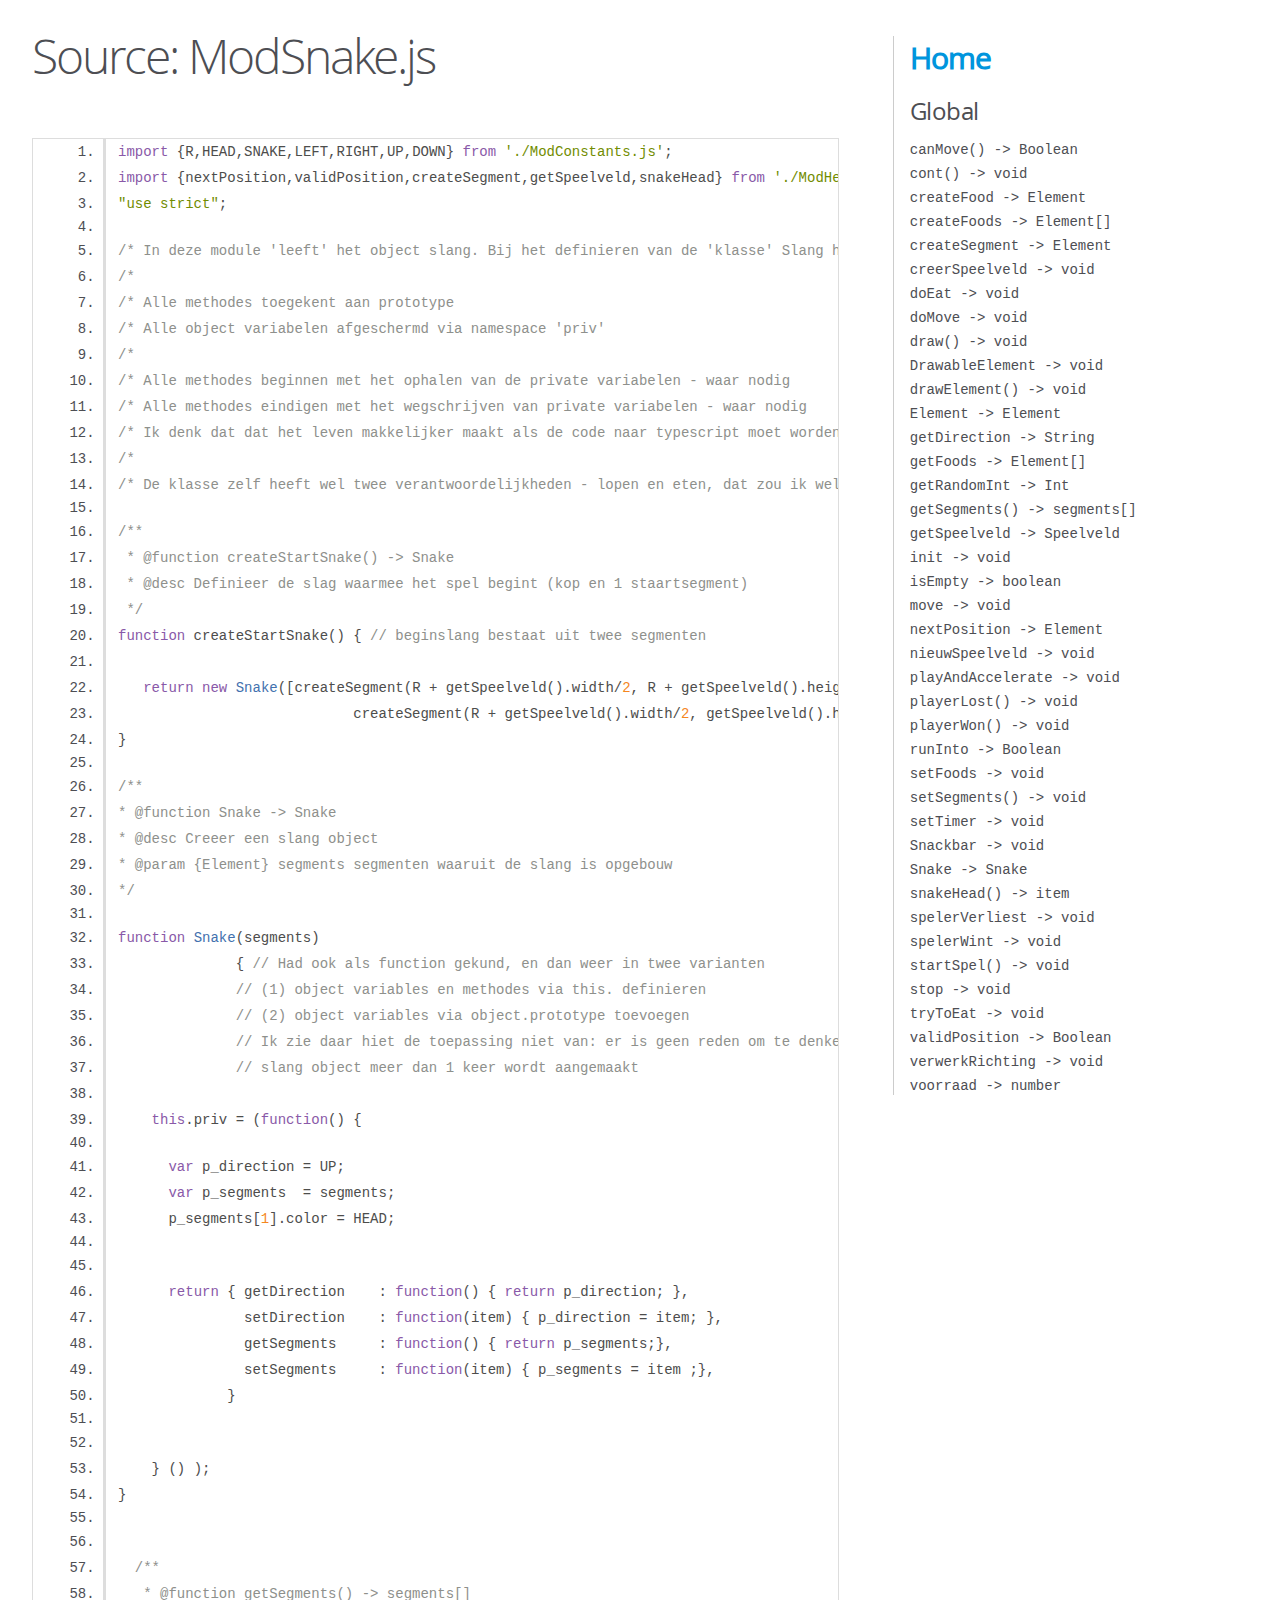
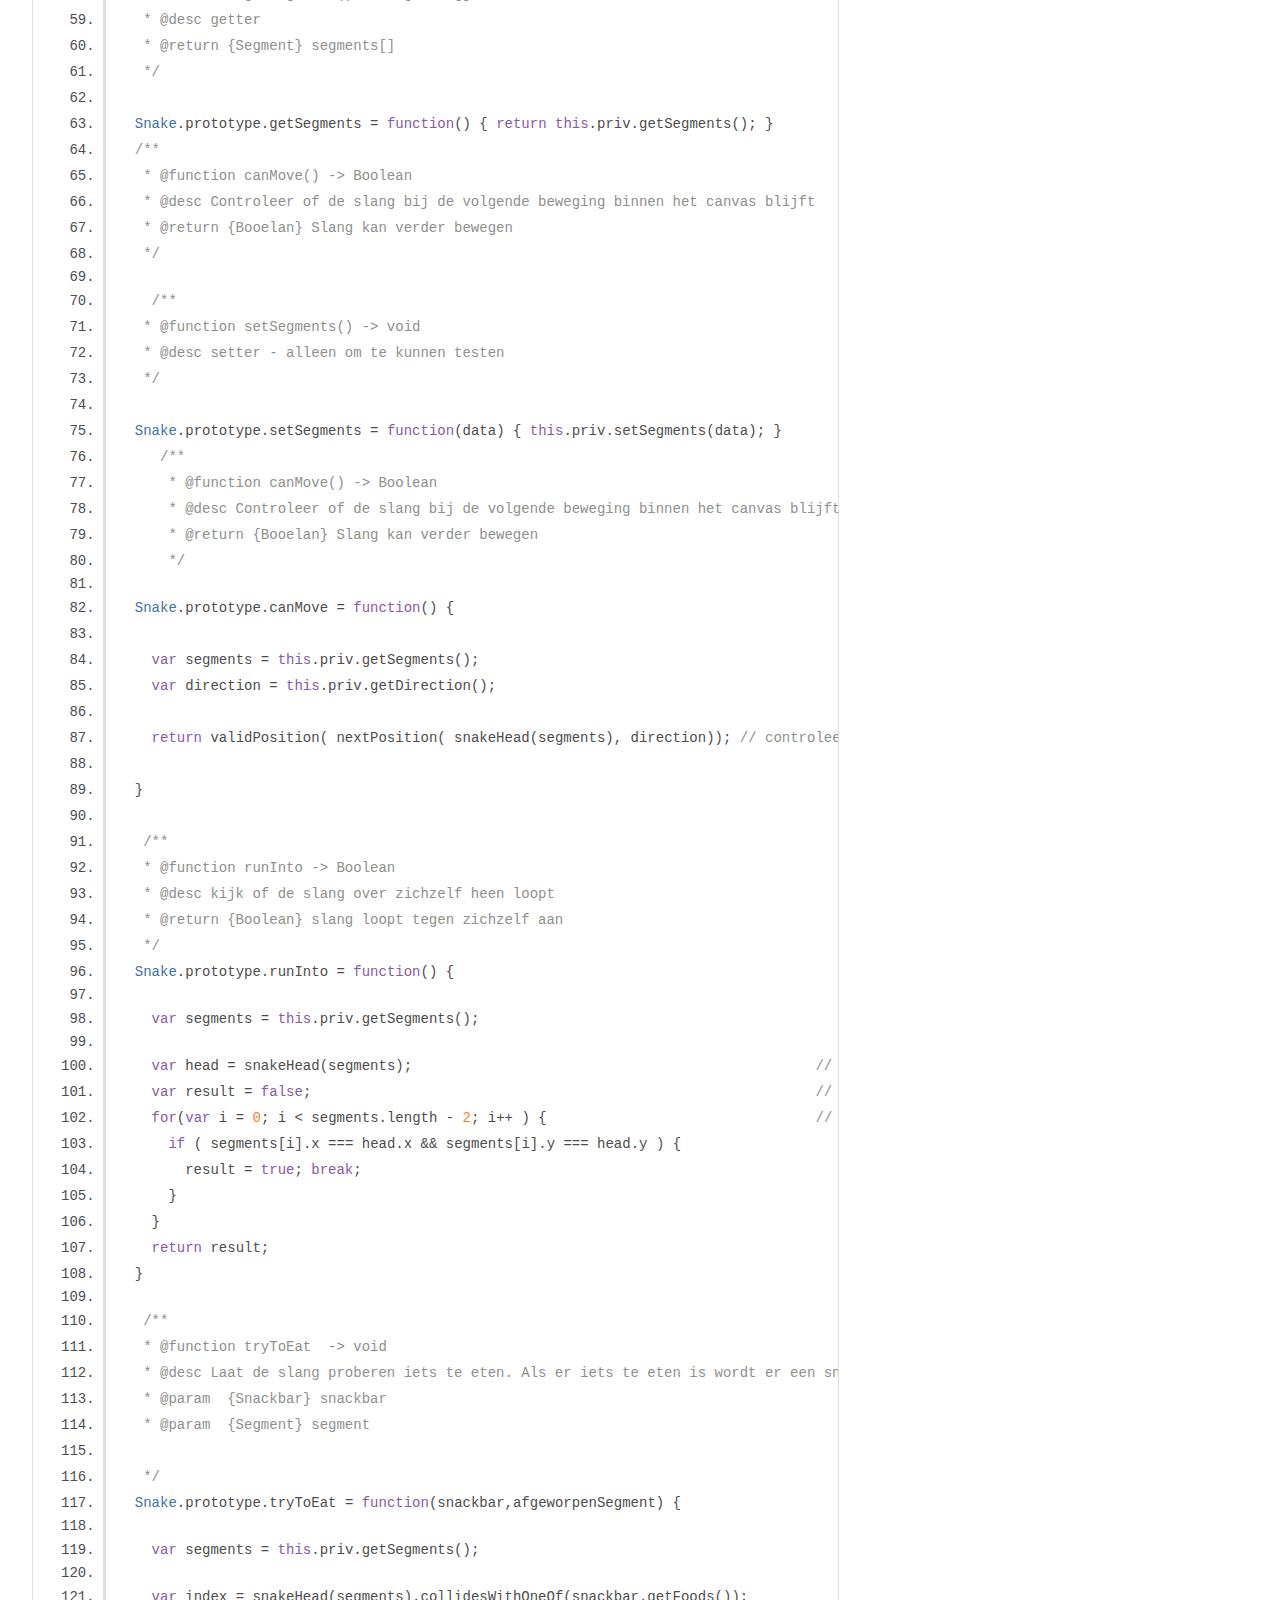
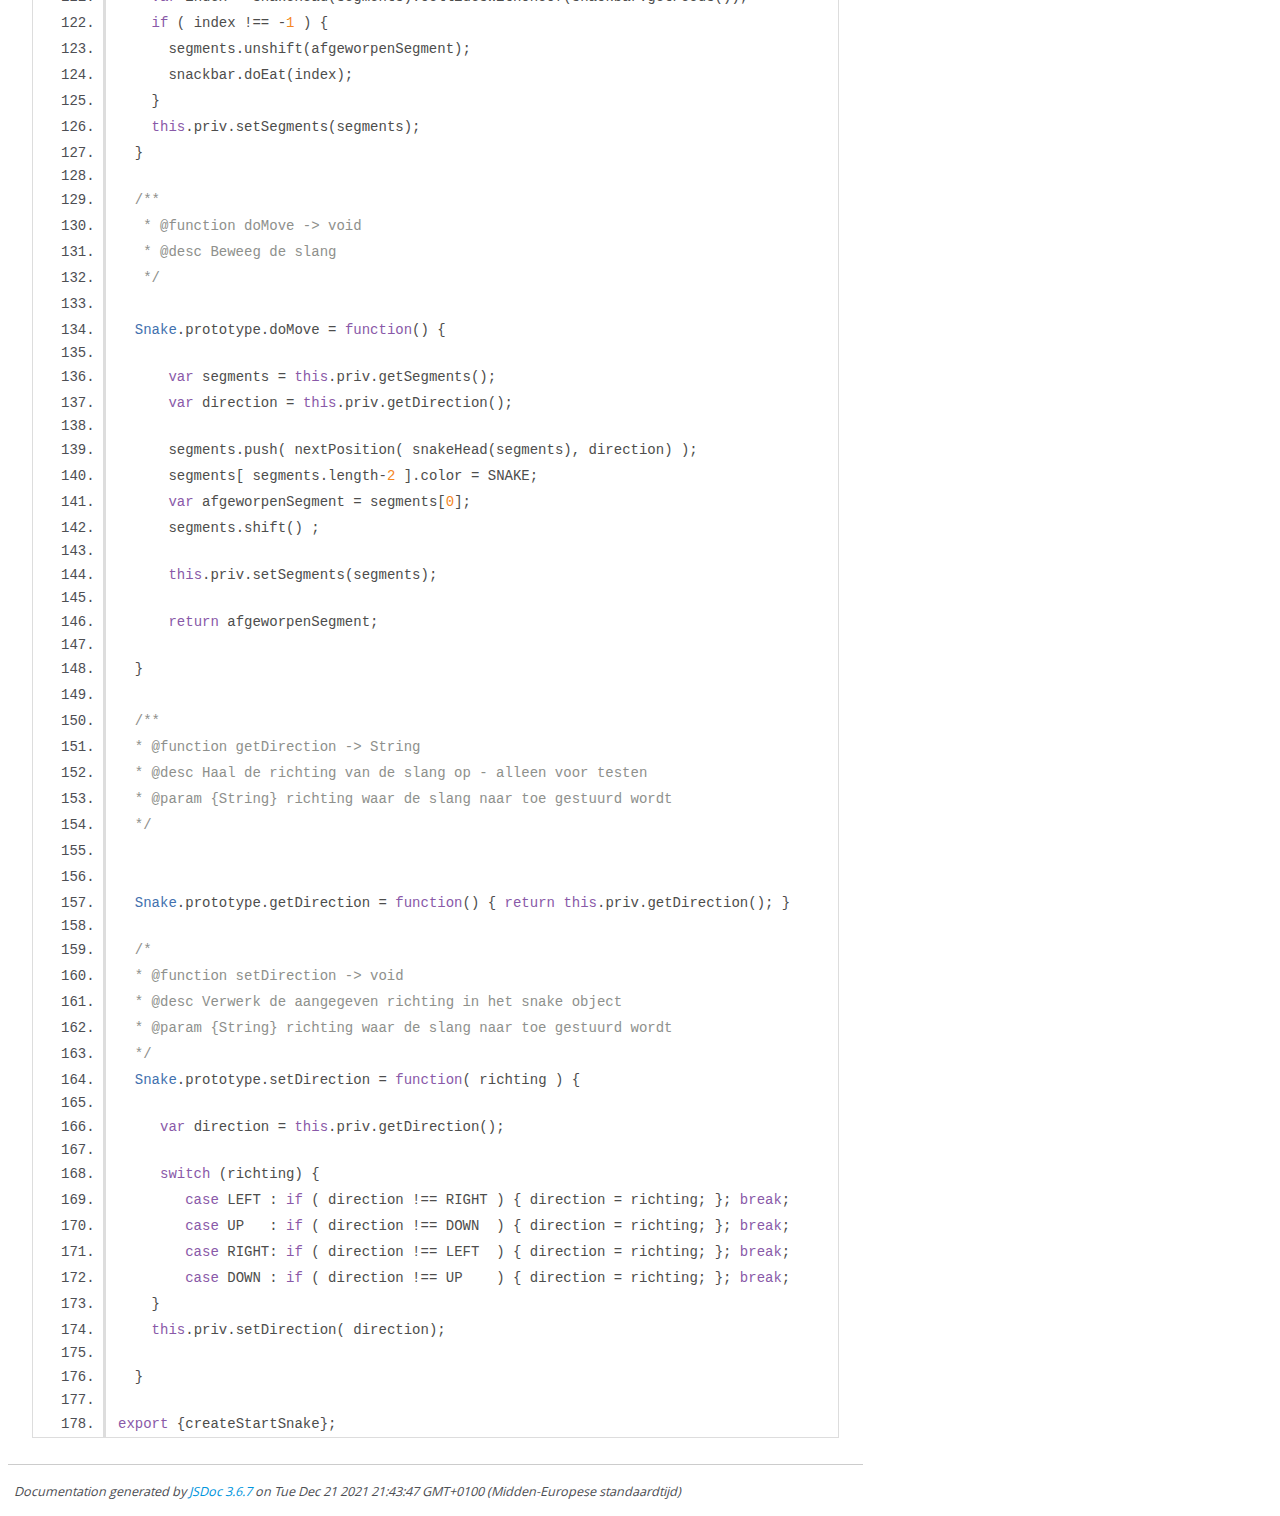
<file: out/ModSnake.js.html>
<!DOCTYPE html>
<html lang="en">
<head>
    <meta charset="utf-8">
    <title>JSDoc: Source: ModSnake.js</title>

    <script src="scripts/prettify/prettify.js"> </script>
    <script src="scripts/prettify/lang-css.js"> </script>
    <!--[if lt IE 9]>
      <script src="//html5shiv.googlecode.com/svn/trunk/html5.js"></script>
    <![endif]-->
    <link type="text/css" rel="stylesheet" href="styles/prettify-tomorrow.css">
    <link type="text/css" rel="stylesheet" href="styles/jsdoc-default.css">
</head>

<body>

<div id="main">

    <h1 class="page-title">Source: ModSnake.js</h1>

    



    
    <section>
        <article>
            <pre class="prettyprint source linenums"><code>import {R,HEAD,SNAKE,LEFT,RIGHT,UP,DOWN} from './ModConstants.js';
import {nextPosition,validPosition,createSegment,getSpeelveld,snakeHead} from './ModHelper.js';
"use strict";

/* In deze module 'leeft' het object slang. Bij het definieren van de 'klasse' Slang heb ik oop het volgende geprobeerd te letten
/*
/* Alle methodes toegekent aan prototype
/* Alle object variabelen afgeschermd via namespace 'priv'
/* 
/* Alle methodes beginnen met het ophalen van de private variabelen - waar nodig
/* Alle methodes eindigen met het wegschrijven van private variabelen - waar nodig
/* Ik denk dat dat het leven makkelijker maakt als de code naar typescript moet worden omgezet - dat kent vast wel private variabelen
/*
/* De klasse zelf heeft wel twee verantwoordelijkheden - lopen en eten, dat zou ik wellicht moeten scheiden maar is denk ik nog net niet 'bloated'

/**
 * @function createStartSnake() -> Snake
 * @desc Definieer de slag waarmee het spel begint (kop en 1 staartsegment)
 */
function createStartSnake() { // beginslang bestaat uit twee segmenten
	
   return new Snake([createSegment(R + getSpeelveld().width/2, R + getSpeelveld().height/2), 
	                    createSegment(R + getSpeelveld().width/2, getSpeelveld().height/2 - R)]);
}

/**
* @function Snake -> Snake
* @desc Creeer een slang object
* @param {Element} segments segmenten waaruit de slang is opgebouw
*/

function Snake(segments) 
              { // Had ook als function gekund, en dan weer in twee varianten
              // (1) object variables en methodes via this. definieren
              // (2) object variables via object.prototype toevoegen
              // Ik zie daar hiet de toepassing niet van: er is geen reden om te denken dat het
              // slang object meer dan 1 keer wordt aangemaakt
	
    this.priv = (function() { 

      var p_direction = UP;
      var p_segments  = segments; 
      p_segments[1].color = HEAD;

      
      return { getDirection    : function() { return p_direction; }, 
               setDirection    : function(item) { p_direction = item; },
               getSegments     : function() { return p_segments;}, 
               setSegments     : function(item) { p_segments = item ;},
             }

    
    } () );
}    

  
  /**
   * @function getSegments() -> segments[]
   * @desc getter
   * @return {Segment} segments[]
   */
  
  Snake.prototype.getSegments = function() { return this.priv.getSegments(); }
  /**
   * @function canMove() -> Boolean
   * @desc Controleer of de slang bij de volgende beweging binnen het canvas blijft
   * @return {Booelan} Slang kan verder bewegen
   */

    /**
   * @function setSegments() -> void
   * @desc setter - alleen om te kunnen testen
   */
  
  Snake.prototype.setSegments = function(data) { this.priv.setSegments(data); }
     /**
      * @function canMove() -> Boolean
      * @desc Controleer of de slang bij de volgende beweging binnen het canvas blijft
      * @return {Booelan} Slang kan verder bewegen
      */

  Snake.prototype.canMove = function() {     
    
    var segments = this.priv.getSegments();
    var direction = this.priv.getDirection();
    
    return validPosition( nextPosition( snakeHead(segments), direction)); // controleer of de slang verder kan lopen
    
  } 
  
   /**
   * @function runInto -> Boolean
   * @desc kijk of de slang over zichzelf heen loopt
   * @return {Boolean} slang loopt tegen zichzelf aan
   */
  Snake.prototype.runInto = function() {

    var segments = this.priv.getSegments();

    var head = snakeHead(segments);                                                // alleen beschouwen wat er met het kopsegment gebeurt
    var result = false;                                                            // break, geen 'return true' constructie
    for(var i = 0; i &lt; segments.length - 2; i++ ) {                                // geen forEach - ik wil niet tegen mijn eigen hoofd aanlopen
      if ( segments[i].x === head.x &amp;&amp; segments[i].y === head.y ) {                                     
        result = true; break;                                                                            
      }
    } 
    return result; 
  }

   /**
   * @function tryToEat  -> void
   * @desc Laat de slang proberen iets te eten. Als er iets te eten is wordt er een snack verwijderd uit de snackbar 
   * @param  {Snackbar} snackbar
   * @param  {Segment} segment
   
   */
  Snake.prototype.tryToEat = function(snackbar,afgeworpenSegment) { 

    var segments = this.priv.getSegments();

    var index = snakeHead(segments).collidesWithOneOf(snackbar.getFoods());
    if ( index !== -1 ) {                                                                         // is er iets te eten
      segments.unshift(afgeworpenSegment);                                                        // slang langer maken door tijdens lopen verwijderd segment terug te plaatsen
      snackbar.doEat(index);                                                                      // voedselbrokje uit het array weghalen
    }
    this.priv.setSegments(segments);
  }

  /**
   * @function doMove -> void
   * @desc Beweeg de slang
   */
  
  Snake.prototype.doMove = function() {

      var segments = this.priv.getSegments();
      var direction = this.priv.getDirection();

      segments.push( nextPosition( snakeHead(segments), direction) );                               // kopieer kop segment en zet dat voor de kop
      segments[ segments.length-2 ].color = SNAKE;                                                  // kleur van de oude kop corrigeren
      var afgeworpenSegment = segments[0];                                                          // laatste deel slang bewaren om terug te plaatsen als er gegeten wordt
      segments.shift() ;

      this.priv.setSegments(segments);

      return afgeworpenSegment;                                                                     // afgeworpen stukje nodig als slang groeit na het eten van een brokje

  } 
   
  /**  
  * @function getDirection -> String
  * @desc Haal de richting van de slang op - alleen voor testen
  * @param {String} richting waar de slang naar toe gestuurd wordt
  */
  
  
  Snake.prototype.getDirection = function() { return this.priv.getDirection(); }

  /*
  * @function setDirection -> void
  * @desc Verwerk de aangegeven richting in het snake object 
  * @param {String} richting waar de slang naar toe gestuurd wordt
  */
  Snake.prototype.setDirection = function( richting ) {                                                              // zet de richting van de slang (klasse attribuut) 

     var direction = this.priv.getDirection();

     switch (richting) {
        case LEFT : if ( direction !== RIGHT ) { direction = richting; }; break;        // millenial versie: een toets in de tegenovergestelde richting wordt genegeerd
        case UP   : if ( direction !== DOWN  ) { direction = richting; }; break;        // niet leuk om zo 'dood' te gaan    
        case RIGHT: if ( direction !== LEFT  ) { direction = richting; }; break;
        case DOWN : if ( direction !== UP    ) { direction = richting; }; break;   
    } 
    this.priv.setDirection( direction);

  } 

export {createStartSnake};</code></pre>
        </article>
    </section>




</div>

<nav>
    <h2><a href="index.html">Home</a></h2><h3>Global</h3><ul><li><a href="global.html#canMove()-%253EBoolean">canMove() -> Boolean</a></li><li><a href="global.html#cont()-%253Evoid">cont() -> void</a></li><li><a href="global.html#createFood-%253EElement">createFood -> Element</a></li><li><a href="global.html#createFoods-%253EElement%255B%255D">createFoods -> Element[]</a></li><li><a href="global.html#createSegment-%253EElement">createSegment -> Element</a></li><li><a href="global.html#creerSpeelveld-%253Evoid">creerSpeelveld -> void</a></li><li><a href="global.html#doEat-%253Evoid">doEat -> void</a></li><li><a href="global.html#doMove-%253Evoid">doMove -> void</a></li><li><a href="global.html#draw()-%253Evoid">draw() -> void</a></li><li><a href="global.html#DrawableElement-%253Evoid">DrawableElement -> void</a></li><li><a href="global.html#drawElement()-%253Evoid">drawElement() -> void</a></li><li><a href="global.html#Element-%253EElement">Element -> Element</a></li><li><a href="global.html#getDirection-%253EString">getDirection -> String</a></li><li><a href="global.html#getFoods-%253EElement%255B%255D">getFoods -> Element[]</a></li><li><a href="global.html#getRandomInt-%253EInt">getRandomInt -> Int</a></li><li><a href="global.html#getSegments()-%253Esegments%255B%255D">getSegments() -> segments[]</a></li><li><a href="global.html#getSpeelveld-%253ESpeelveld">getSpeelveld -> Speelveld</a></li><li><a href="global.html#init-%253Evoid">init -> void</a></li><li><a href="global.html#isEmpty-%253Eboolean">isEmpty -> boolean</a></li><li><a href="global.html#move-%253Evoid">move -> void</a></li><li><a href="global.html#nextPosition-%253EElement">nextPosition -> Element</a></li><li><a href="global.html#nieuwSpeelveld-%253Evoid">nieuwSpeelveld -> void</a></li><li><a href="global.html#playAndAccelerate-%253Evoid">playAndAccelerate -> void</a></li><li><a href="global.html#playerLost()-%253Evoid">playerLost() -> void</a></li><li><a href="global.html#playerWon()-%253Evoid">playerWon() -> void</a></li><li><a href="global.html#runInto-%253EBoolean">runInto -> Boolean</a></li><li><a href="global.html#setFoods-%253Evoid">setFoods -> void</a></li><li><a href="global.html#setSegments()-%253Evoid">setSegments() -> void</a></li><li><a href="global.html#setTimer-%253Evoid">setTimer -> void</a></li><li><a href="global.html#Snackbar-%253Evoid">Snackbar -> void</a></li><li><a href="global.html#Snake-%253ESnake">Snake -> Snake</a></li><li><a href="global.html#snakeHead()-%253Eitem">snakeHead() -> item</a></li><li><a href="global.html#spelerVerliest-%253Evoid">spelerVerliest -> void</a></li><li><a href="global.html#spelerWint-%253Evoid">spelerWint -> void</a></li><li><a href="global.html#startSpel()-%253Evoid">startSpel() -> void</a></li><li><a href="global.html#stop-%253Evoid">stop -> void</a></li><li><a href="global.html#tryToEat-%253Evoid">tryToEat  -> void</a></li><li><a href="global.html#validPosition-%253EBoolean">validPosition -> Boolean</a></li><li><a href="global.html#verwerkRichting-%253Evoid">verwerkRichting -> void</a></li><li><a href="global.html#voorraad-%253Enumber">voorraad -> number</a></li></ul>
</nav>

<br class="clear">

<footer>
    Documentation generated by <a href="https://github.com/jsdoc/jsdoc">JSDoc 3.6.7</a> on Tue Dec 21 2021 21:43:47 GMT+0100 (Midden-Europese standaardtijd)
</footer>

<script> prettyPrint(); </script>
<script src="scripts/linenumber.js"> </script>
</body>
</html>
</file>
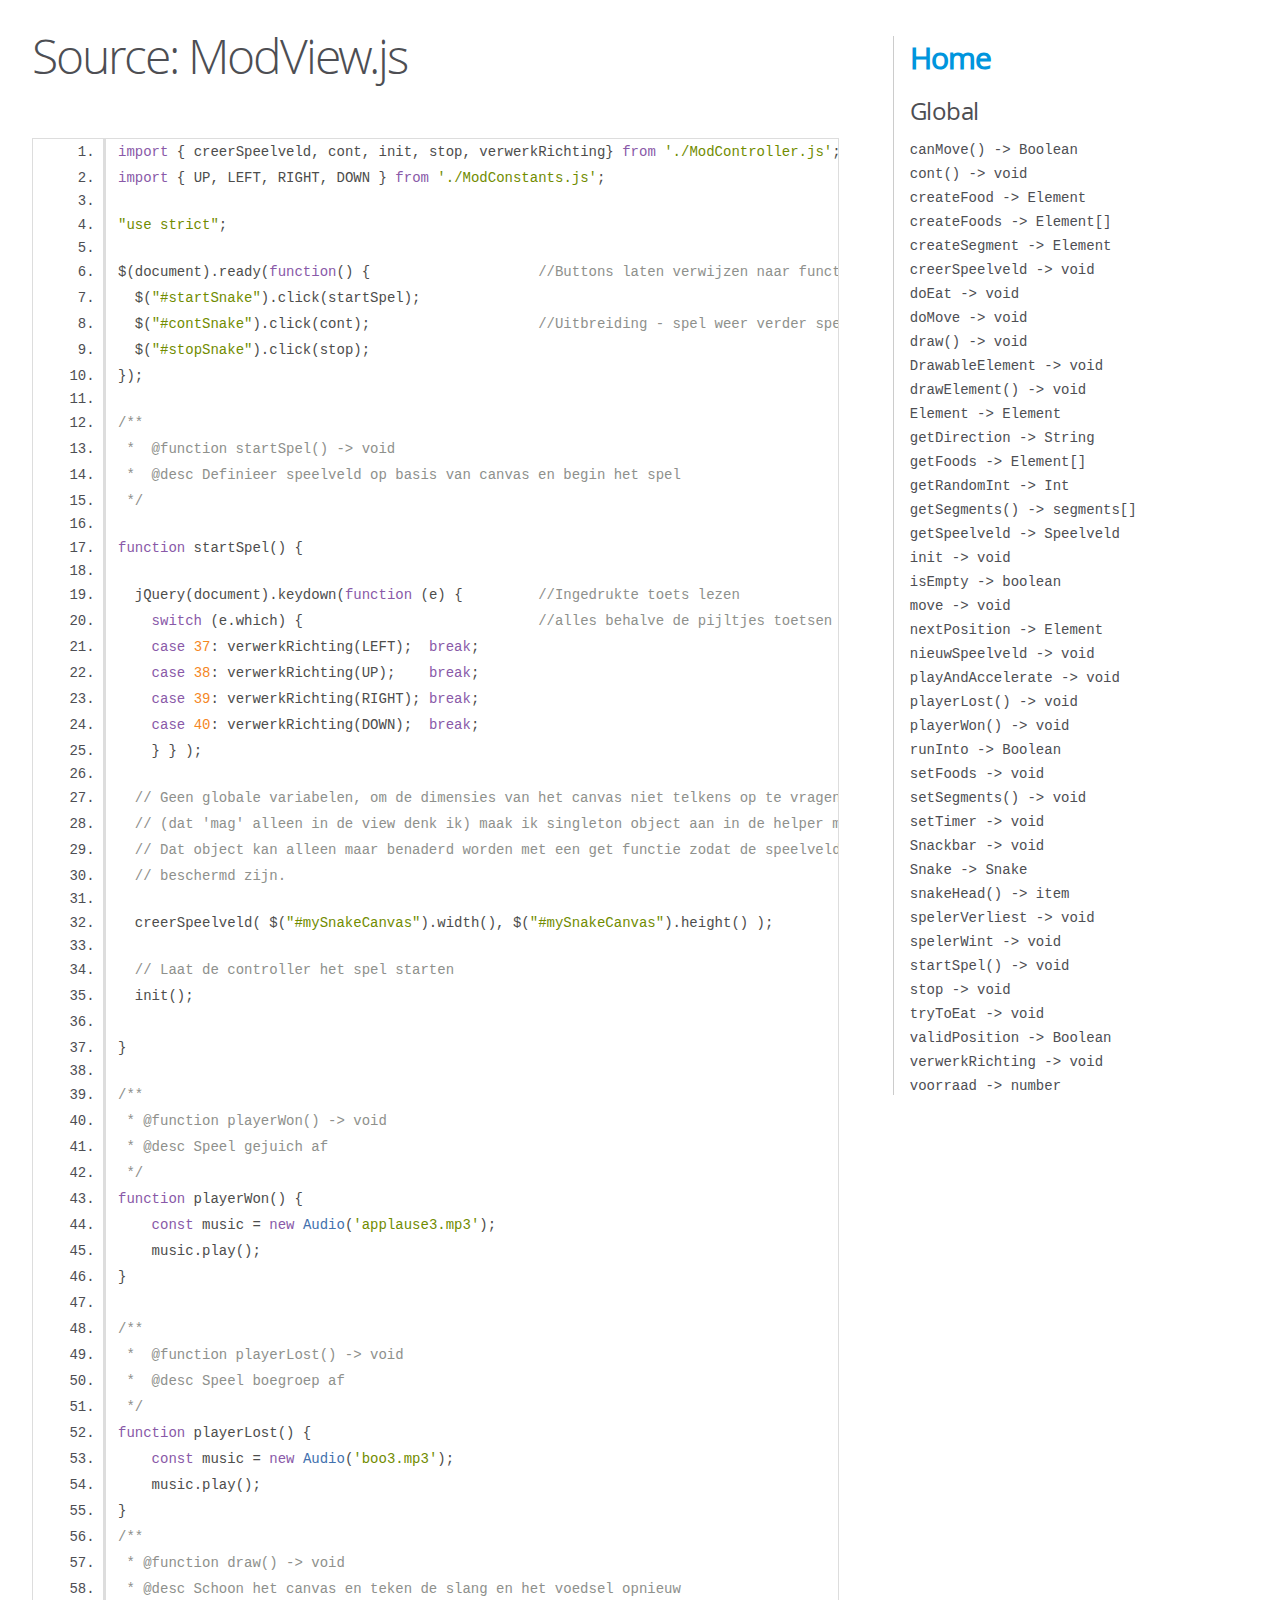
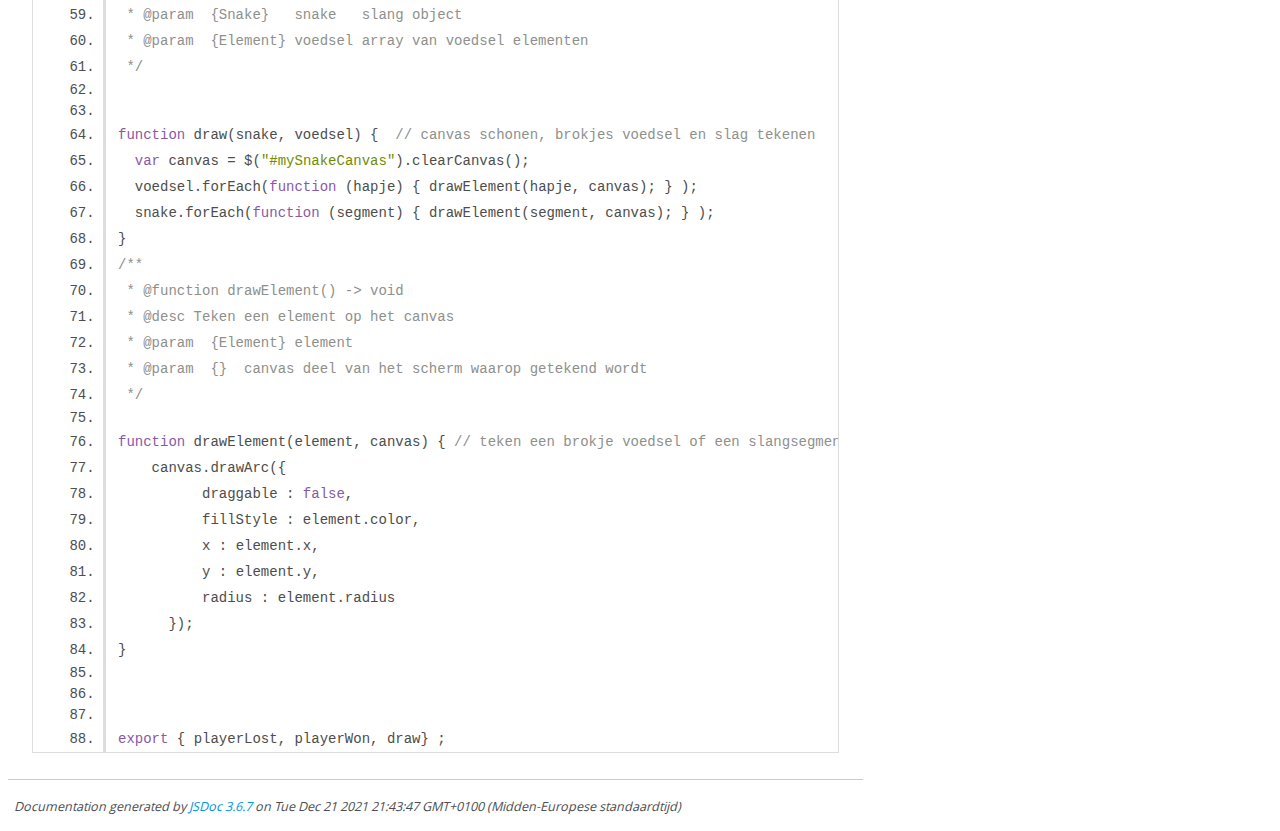
<file: out/ModView.js.html>
<!DOCTYPE html>
<html lang="en">
<head>
    <meta charset="utf-8">
    <title>JSDoc: Source: ModView.js</title>

    <script src="scripts/prettify/prettify.js"> </script>
    <script src="scripts/prettify/lang-css.js"> </script>
    <!--[if lt IE 9]>
      <script src="//html5shiv.googlecode.com/svn/trunk/html5.js"></script>
    <![endif]-->
    <link type="text/css" rel="stylesheet" href="styles/prettify-tomorrow.css">
    <link type="text/css" rel="stylesheet" href="styles/jsdoc-default.css">
</head>

<body>

<div id="main">

    <h1 class="page-title">Source: ModView.js</h1>

    



    
    <section>
        <article>
            <pre class="prettyprint source linenums"><code>import { creerSpeelveld, cont, init, stop, verwerkRichting} from './ModController.js';
import { UP, LEFT, RIGHT, DOWN } from './ModConstants.js';

"use strict";

$(document).ready(function() {                    //Buttons laten verwijzen naar functies
  $("#startSnake").click(startSpel);  
  $("#contSnake").click(cont);                    //Uitbreiding - spel weer verder spelen als er tussentijds is gestopt
  $("#stopSnake").click(stop);
});

/**
 *  @function startSpel() -> void
 *  @desc Definieer speelveld op basis van canvas en begin het spel
 */

function startSpel() {		

  jQuery(document).keydown(function (e) {         //Ingedrukte toets lezen
    switch (e.which) {                            //alles behalve de pijltjes toetsen negeren
    case 37: verwerkRichting(LEFT);  break;
    case 38: verwerkRichting(UP);    break;
    case 39: verwerkRichting(RIGHT); break;
    case 40: verwerkRichting(DOWN);  break;
    } } );

  // Geen globale variabelen, om de dimensies van het canvas niet telkens op te vragen 
  // (dat 'mag' alleen in de view denk ik) maak ik singleton object aan in de helper module
  // Dat object kan alleen maar benaderd worden met een get functie zodat de speelveld variabelen
  // beschermd zijn.

  creerSpeelveld( $("#mySnakeCanvas").width(), $("#mySnakeCanvas").height() );

  // Laat de controller het spel starten
  init();
   
}

/**
 * @function playerWon() -> void
 * @desc Speel gejuich af
 */
function playerWon() {                              
    const music = new Audio('applause3.mp3');
    music.play();
}
  
/**
 *  @function playerLost() -> void
 *  @desc Speel boegroep af
 */
function playerLost() {
    const music = new Audio('boo3.mp3');
    music.play();
}
/**
 * @function draw() -> void
 * @desc Schoon het canvas en teken de slang en het voedsel opnieuw
 * @param  {Snake}   snake   slang object
 * @param  {Element} voedsel array van voedsel elementen
 */


function draw(snake, voedsel) {  // canvas schonen, brokjes voedsel en slag tekenen
  var canvas = $("#mySnakeCanvas").clearCanvas();
  voedsel.forEach(function (hapje) { drawElement(hapje, canvas); } );
  snake.forEach(function (segment) { drawElement(segment, canvas); } );
}
/**
 * @function drawElement() -> void
 * @desc Teken een element op het canvas
 * @param  {Element} element
 * @param  {}  canvas deel van het scherm waarop getekend wordt
 */

function drawElement(element, canvas) { // teken een brokje voedsel of een slangsegment
    canvas.drawArc({
          draggable : false,
          fillStyle : element.color,
          x : element.x,
          y : element.y,
          radius : element.radius
      });
}



export { playerLost, playerWon, draw} ;</code></pre>
        </article>
    </section>




</div>

<nav>
    <h2><a href="index.html">Home</a></h2><h3>Global</h3><ul><li><a href="global.html#canMove()-%253EBoolean">canMove() -> Boolean</a></li><li><a href="global.html#cont()-%253Evoid">cont() -> void</a></li><li><a href="global.html#createFood-%253EElement">createFood -> Element</a></li><li><a href="global.html#createFoods-%253EElement%255B%255D">createFoods -> Element[]</a></li><li><a href="global.html#createSegment-%253EElement">createSegment -> Element</a></li><li><a href="global.html#creerSpeelveld-%253Evoid">creerSpeelveld -> void</a></li><li><a href="global.html#doEat-%253Evoid">doEat -> void</a></li><li><a href="global.html#doMove-%253Evoid">doMove -> void</a></li><li><a href="global.html#draw()-%253Evoid">draw() -> void</a></li><li><a href="global.html#DrawableElement-%253Evoid">DrawableElement -> void</a></li><li><a href="global.html#drawElement()-%253Evoid">drawElement() -> void</a></li><li><a href="global.html#Element-%253EElement">Element -> Element</a></li><li><a href="global.html#getDirection-%253EString">getDirection -> String</a></li><li><a href="global.html#getFoods-%253EElement%255B%255D">getFoods -> Element[]</a></li><li><a href="global.html#getRandomInt-%253EInt">getRandomInt -> Int</a></li><li><a href="global.html#getSegments()-%253Esegments%255B%255D">getSegments() -> segments[]</a></li><li><a href="global.html#getSpeelveld-%253ESpeelveld">getSpeelveld -> Speelveld</a></li><li><a href="global.html#init-%253Evoid">init -> void</a></li><li><a href="global.html#isEmpty-%253Eboolean">isEmpty -> boolean</a></li><li><a href="global.html#move-%253Evoid">move -> void</a></li><li><a href="global.html#nextPosition-%253EElement">nextPosition -> Element</a></li><li><a href="global.html#nieuwSpeelveld-%253Evoid">nieuwSpeelveld -> void</a></li><li><a href="global.html#playAndAccelerate-%253Evoid">playAndAccelerate -> void</a></li><li><a href="global.html#playerLost()-%253Evoid">playerLost() -> void</a></li><li><a href="global.html#playerWon()-%253Evoid">playerWon() -> void</a></li><li><a href="global.html#runInto-%253EBoolean">runInto -> Boolean</a></li><li><a href="global.html#setFoods-%253Evoid">setFoods -> void</a></li><li><a href="global.html#setSegments()-%253Evoid">setSegments() -> void</a></li><li><a href="global.html#setTimer-%253Evoid">setTimer -> void</a></li><li><a href="global.html#Snackbar-%253Evoid">Snackbar -> void</a></li><li><a href="global.html#Snake-%253ESnake">Snake -> Snake</a></li><li><a href="global.html#snakeHead()-%253Eitem">snakeHead() -> item</a></li><li><a href="global.html#spelerVerliest-%253Evoid">spelerVerliest -> void</a></li><li><a href="global.html#spelerWint-%253Evoid">spelerWint -> void</a></li><li><a href="global.html#startSpel()-%253Evoid">startSpel() -> void</a></li><li><a href="global.html#stop-%253Evoid">stop -> void</a></li><li><a href="global.html#tryToEat-%253Evoid">tryToEat  -> void</a></li><li><a href="global.html#validPosition-%253EBoolean">validPosition -> Boolean</a></li><li><a href="global.html#verwerkRichting-%253Evoid">verwerkRichting -> void</a></li><li><a href="global.html#voorraad-%253Enumber">voorraad -> number</a></li></ul>
</nav>

<br class="clear">

<footer>
    Documentation generated by <a href="https://github.com/jsdoc/jsdoc">JSDoc 3.6.7</a> on Tue Dec 21 2021 21:43:47 GMT+0100 (Midden-Europese standaardtijd)
</footer>

<script> prettyPrint(); </script>
<script src="scripts/linenumber.js"> </script>
</body>
</html>
</file>
<file: stijl.css>
/***Generiek***/
body {
	width: 90%;
	margin: 0 auto;
	font-size: 80%;
	font-family:"Courier New", Courier, monospace;
	letter-spacing: 0.15em;
	background-color: #f0ead6;
}

header {
	padding: 0.25em;
	border: 6px double black;
	border-radius: 10px;
}

h1, h2 {
	font-variant: small-caps;
	text-align: center;
}

h1 {
	font-size: 4em;
}

h2 {
	font-size: 2em;
	padding: 0.75em;
}

article {
	display: block;
	width: auto;
	font-size: 16px;
}

p {
	padding: 1em;
}


/***Vormgeving menu***/
ul {
	font-size: 1.5em;
	font-variant: small-caps;
	width:  auto;
	padding: 1em;
	margin: auto;
	border-top: 2px solid black;
	border-bottom: 1px solid black;
	background-color: #f0ead6;
	text-align: center;
}

li {
	display: inline;
	
}

a { 
	color: black;
	border-radius: 10px;
	text-decoration: none;
}
	
a:hover {
	background-color: #d5b880;
}

a:link {
	background-color: Ivory;
}

/***Specifiek***/
.page {
	width: auto;
	margin: 1em 1em;
	padding: 1em 1em;
	background-color: Ivory;
}

.buttoncontainer {
	text-align: center;
}

.button {
	background-color: #d5b880;
	height: 2em;
	width: 4em;
	border-radius: 10px;
	font-family: "Courier New", Courier, monospace;
	font-size: 1.5em;
	margin: 10px auto 10px auto;
}

#mySnakeCanvas {
	display: block;
	border: 1px solid black;
	margin: 10px auto;
}
</file>
<file: out/styles/prettify-tomorrow.css>
/* Tomorrow Theme */
/* Original theme - https://github.com/chriskempson/tomorrow-theme */
/* Pretty printing styles. Used with prettify.js. */
/* SPAN elements with the classes below are added by prettyprint. */
/* plain text */
.pln {
  color: #4d4d4c; }

@media screen {
  /* string content */
  .str {
    color: #718c00; }

  /* a keyword */
  .kwd {
    color: #8959a8; }

  /* a comment */
  .com {
    color: #8e908c; }

  /* a type name */
  .typ {
    color: #4271ae; }

  /* a literal value */
  .lit {
    color: #f5871f; }

  /* punctuation */
  .pun {
    color: #4d4d4c; }

  /* lisp open bracket */
  .opn {
    color: #4d4d4c; }

  /* lisp close bracket */
  .clo {
    color: #4d4d4c; }

  /* a markup tag name */
  .tag {
    color: #c82829; }

  /* a markup attribute name */
  .atn {
    color: #f5871f; }

  /* a markup attribute value */
  .atv {
    color: #3e999f; }

  /* a declaration */
  .dec {
    color: #f5871f; }

  /* a variable name */
  .var {
    color: #c82829; }

  /* a function name */
  .fun {
    color: #4271ae; } }
/* Use higher contrast and text-weight for printable form. */
@media print, projection {
  .str {
    color: #060; }

  .kwd {
    color: #006;
    font-weight: bold; }

  .com {
    color: #600;
    font-style: italic; }

  .typ {
    color: #404;
    font-weight: bold; }

  .lit {
    color: #044; }

  .pun, .opn, .clo {
    color: #440; }

  .tag {
    color: #006;
    font-weight: bold; }

  .atn {
    color: #404; }

  .atv {
    color: #060; } }
/* Style */
/*
pre.prettyprint {
  background: white;
  font-family: Consolas, Monaco, 'Andale Mono', monospace;
  font-size: 12px;
  line-height: 1.5;
  border: 1px solid #ccc;
  padding: 10px; }
*/

/* Specify class=linenums on a pre to get line numbering */
ol.linenums {
  margin-top: 0;
  margin-bottom: 0; }

/* IE indents via margin-left */
li.L0,
li.L1,
li.L2,
li.L3,
li.L4,
li.L5,
li.L6,
li.L7,
li.L8,
li.L9 {
  /* */ }

/* Alternate shading for lines */
li.L1,
li.L3,
li.L5,
li.L7,
li.L9 {
  /* */ }
</file>
<file: out/styles/jsdoc-default.css>
@font-face {
    font-family: 'Open Sans';
    font-weight: normal;
    font-style: normal;
    src: url('../fonts/OpenSans-Regular-webfont.eot');
    src:
        local('Open Sans'),
        local('OpenSans'),
        url('../fonts/OpenSans-Regular-webfont.eot?#iefix') format('embedded-opentype'),
        url('../fonts/OpenSans-Regular-webfont.woff') format('woff'),
        url('../fonts/OpenSans-Regular-webfont.svg#open_sansregular') format('svg');
}

@font-face {
    font-family: 'Open Sans Light';
    font-weight: normal;
    font-style: normal;
    src: url('../fonts/OpenSans-Light-webfont.eot');
    src:
        local('Open Sans Light'),
        local('OpenSans Light'),
        url('../fonts/OpenSans-Light-webfont.eot?#iefix') format('embedded-opentype'),
        url('../fonts/OpenSans-Light-webfont.woff') format('woff'),
        url('../fonts/OpenSans-Light-webfont.svg#open_sanslight') format('svg');
}

html
{
    overflow: auto;
    background-color: #fff;
    font-size: 14px;
}

body
{
    font-family: 'Open Sans', sans-serif;
    line-height: 1.5;
    color: #4d4e53;
    background-color: white;
}

a, a:visited, a:active {
    color: #0095dd;
    text-decoration: none;
}

a:hover {
    text-decoration: underline;
}

header
{
    display: block;
    padding: 0px 4px;
}

tt, code, kbd, samp {
    font-family: Consolas, Monaco, 'Andale Mono', monospace;
}

.class-description {
    font-size: 130%;
    line-height: 140%;
    margin-bottom: 1em;
    margin-top: 1em;
}

.class-description:empty {
    margin: 0;
}

#main {
    float: left;
    width: 70%;
}

article dl {
    margin-bottom: 40px;
}

article img {
  max-width: 100%;
}

section
{
    display: block;
    background-color: #fff;
    padding: 12px 24px;
    border-bottom: 1px solid #ccc;
    margin-right: 30px;
}

.variation {
    display: none;
}

.signature-attributes {
    font-size: 60%;
    color: #aaa;
    font-style: italic;
    font-weight: lighter;
}

nav
{
    display: block;
    float: right;
    margin-top: 28px;
    width: 30%;
    box-sizing: border-box;
    border-left: 1px solid #ccc;
    padding-left: 16px;
}

nav ul {
    font-family: 'Lucida Grande', 'Lucida Sans Unicode', arial, sans-serif;
    font-size: 100%;
    line-height: 17px;
    padding: 0;
    margin: 0;
    list-style-type: none;
}

nav ul a, nav ul a:visited, nav ul a:active {
    font-family: Consolas, Monaco, 'Andale Mono', monospace;
    line-height: 18px;
    color: #4D4E53;
}

nav h3 {
    margin-top: 12px;
}

nav li {
    margin-top: 6px;
}

footer {
    display: block;
    padding: 6px;
    margin-top: 12px;
    font-style: italic;
    font-size: 90%;
}

h1, h2, h3, h4 {
    font-weight: 200;
    margin: 0;
}

h1
{
    font-family: 'Open Sans Light', sans-serif;
    font-size: 48px;
    letter-spacing: -2px;
    margin: 12px 24px 20px;
}

h2, h3.subsection-title
{
    font-size: 30px;
    font-weight: 700;
    letter-spacing: -1px;
    margin-bottom: 12px;
}

h3
{
    font-size: 24px;
    letter-spacing: -0.5px;
    margin-bottom: 12px;
}

h4
{
    font-size: 18px;
    letter-spacing: -0.33px;
    margin-bottom: 12px;
    color: #4d4e53;
}

h5, .container-overview .subsection-title
{
    font-size: 120%;
    font-weight: bold;
    letter-spacing: -0.01em;
    margin: 8px 0 3px 0;
}

h6
{
    font-size: 100%;
    letter-spacing: -0.01em;
    margin: 6px 0 3px 0;
    font-style: italic;
}

table
{
    border-spacing: 0;
    border: 0;
    border-collapse: collapse;
}

td, th
{
    border: 1px solid #ddd;
    margin: 0px;
    text-align: left;
    vertical-align: top;
    padding: 4px 6px;
    display: table-cell;
}

thead tr
{
    background-color: #ddd;
    font-weight: bold;
}

th { border-right: 1px solid #aaa; }
tr > th:last-child { border-right: 1px solid #ddd; }

.ancestors, .attribs { color: #999; }
.ancestors a, .attribs a
{
    color: #999 !important;
    text-decoration: none;
}

.clear
{
    clear: both;
}

.important
{
    font-weight: bold;
    color: #950B02;
}

.yes-def {
    text-indent: -1000px;
}

.type-signature {
    color: #aaa;
}

.name, .signature {
    font-family: Consolas, Monaco, 'Andale Mono', monospace;
}

.details { margin-top: 14px; border-left: 2px solid #DDD; }
.details dt { width: 120px; float: left; padding-left: 10px;  padding-top: 6px; }
.details dd { margin-left: 70px; }
.details ul { margin: 0; }
.details ul { list-style-type: none; }
.details li { margin-left: 30px; padding-top: 6px; }
.details pre.prettyprint { margin: 0 }
.details .object-value { padding-top: 0; }

.description {
    margin-bottom: 1em;
    margin-top: 1em;
}

.code-caption
{
    font-style: italic;
    font-size: 107%;
    margin: 0;
}

.source
{
    border: 1px solid #ddd;
    width: 80%;
    overflow: auto;
}

.prettyprint.source {
    width: inherit;
}

.source code
{
    font-size: 100%;
    line-height: 18px;
    display: block;
    padding: 4px 12px;
    margin: 0;
    background-color: #fff;
    color: #4D4E53;
}

.prettyprint code span.line
{
  display: inline-block;
}

.prettyprint.linenums
{
  padding-left: 70px;
  -webkit-user-select: none;
  -moz-user-select: none;
  -ms-user-select: none;
  user-select: none;
}

.prettyprint.linenums ol
{
  padding-left: 0;
}

.prettyprint.linenums li
{
  border-left: 3px #ddd solid;
}

.prettyprint.linenums li.selected,
.prettyprint.linenums li.selected *
{
  background-color: lightyellow;
}

.prettyprint.linenums li *
{
  -webkit-user-select: text;
  -moz-user-select: text;
  -ms-user-select: text;
  user-select: text;
}

.params .name, .props .name, .name code {
    color: #4D4E53;
    font-family: Consolas, Monaco, 'Andale Mono', monospace;
    font-size: 100%;
}

.params td.description > p:first-child,
.props td.description > p:first-child
{
    margin-top: 0;
    padding-top: 0;
}

.params td.description > p:last-child,
.props td.description > p:last-child
{
    margin-bottom: 0;
    padding-bottom: 0;
}

.disabled {
    color: #454545;
}
</file>
